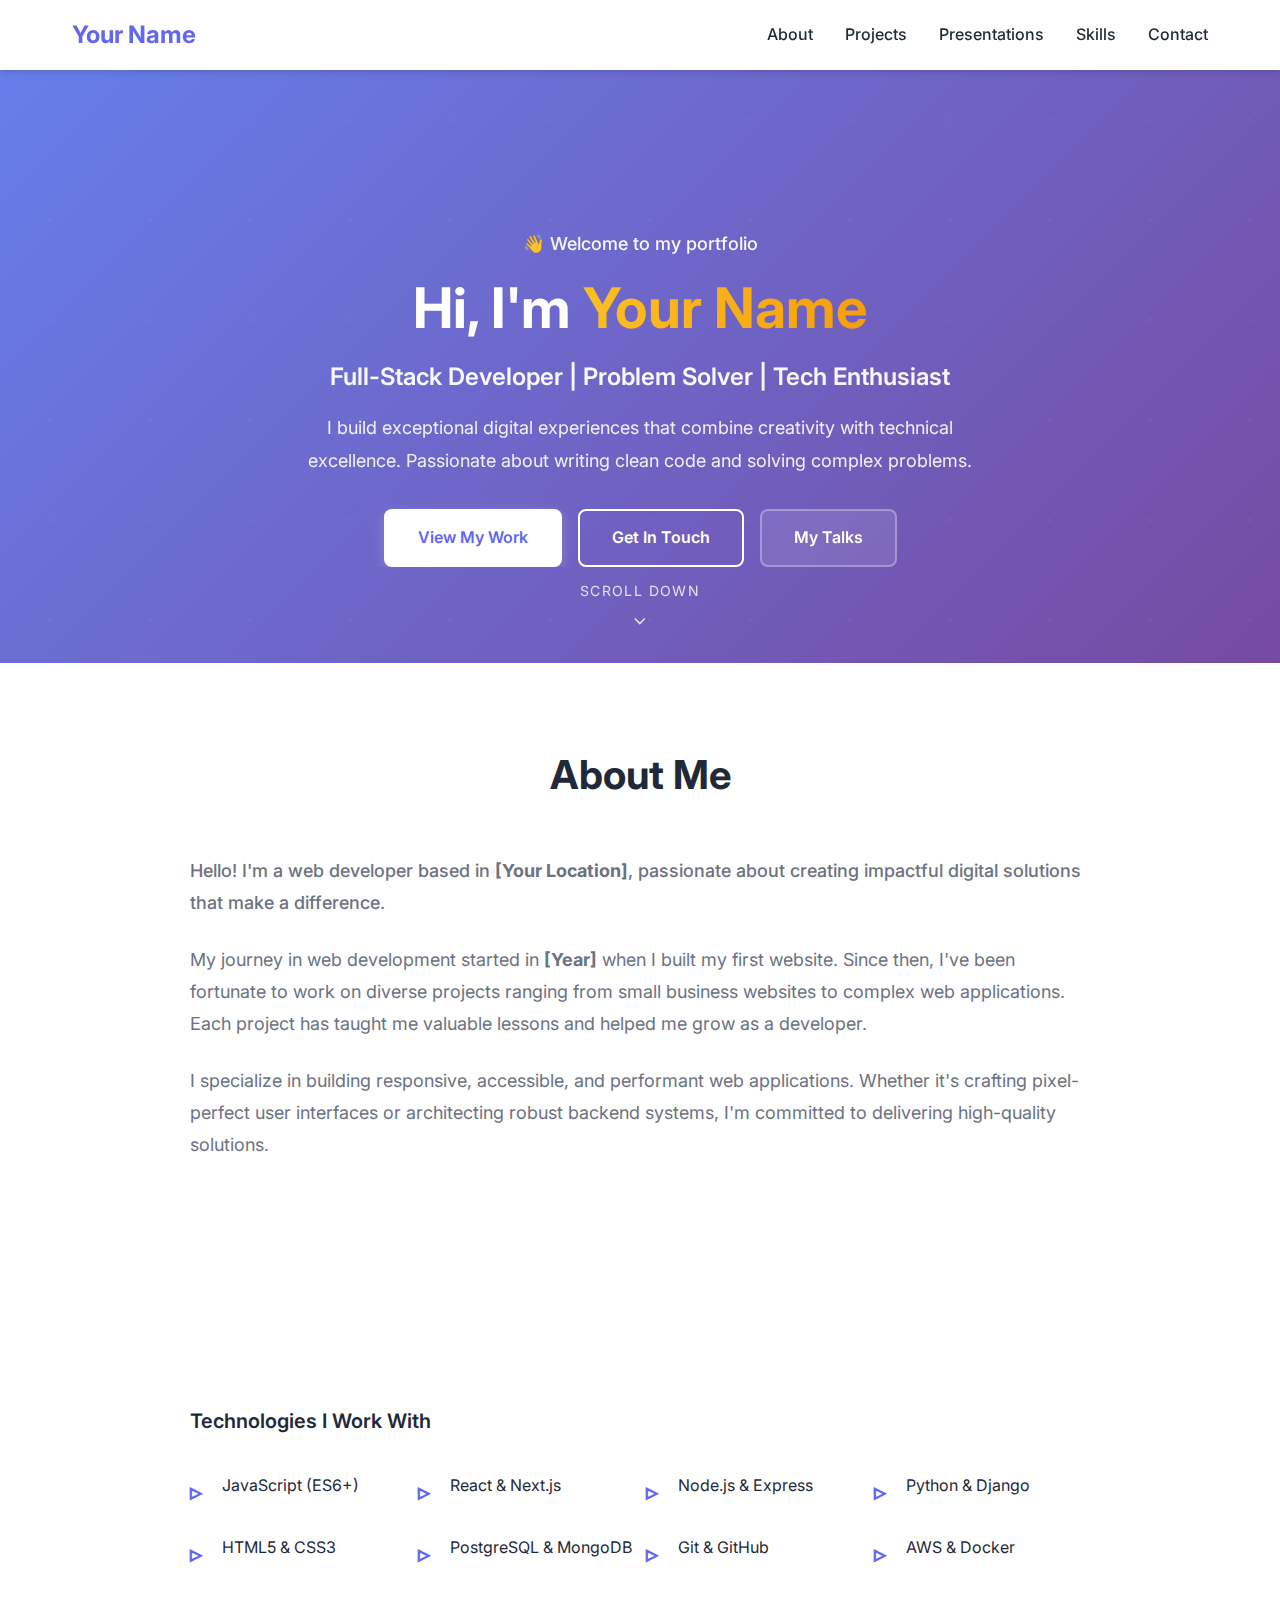
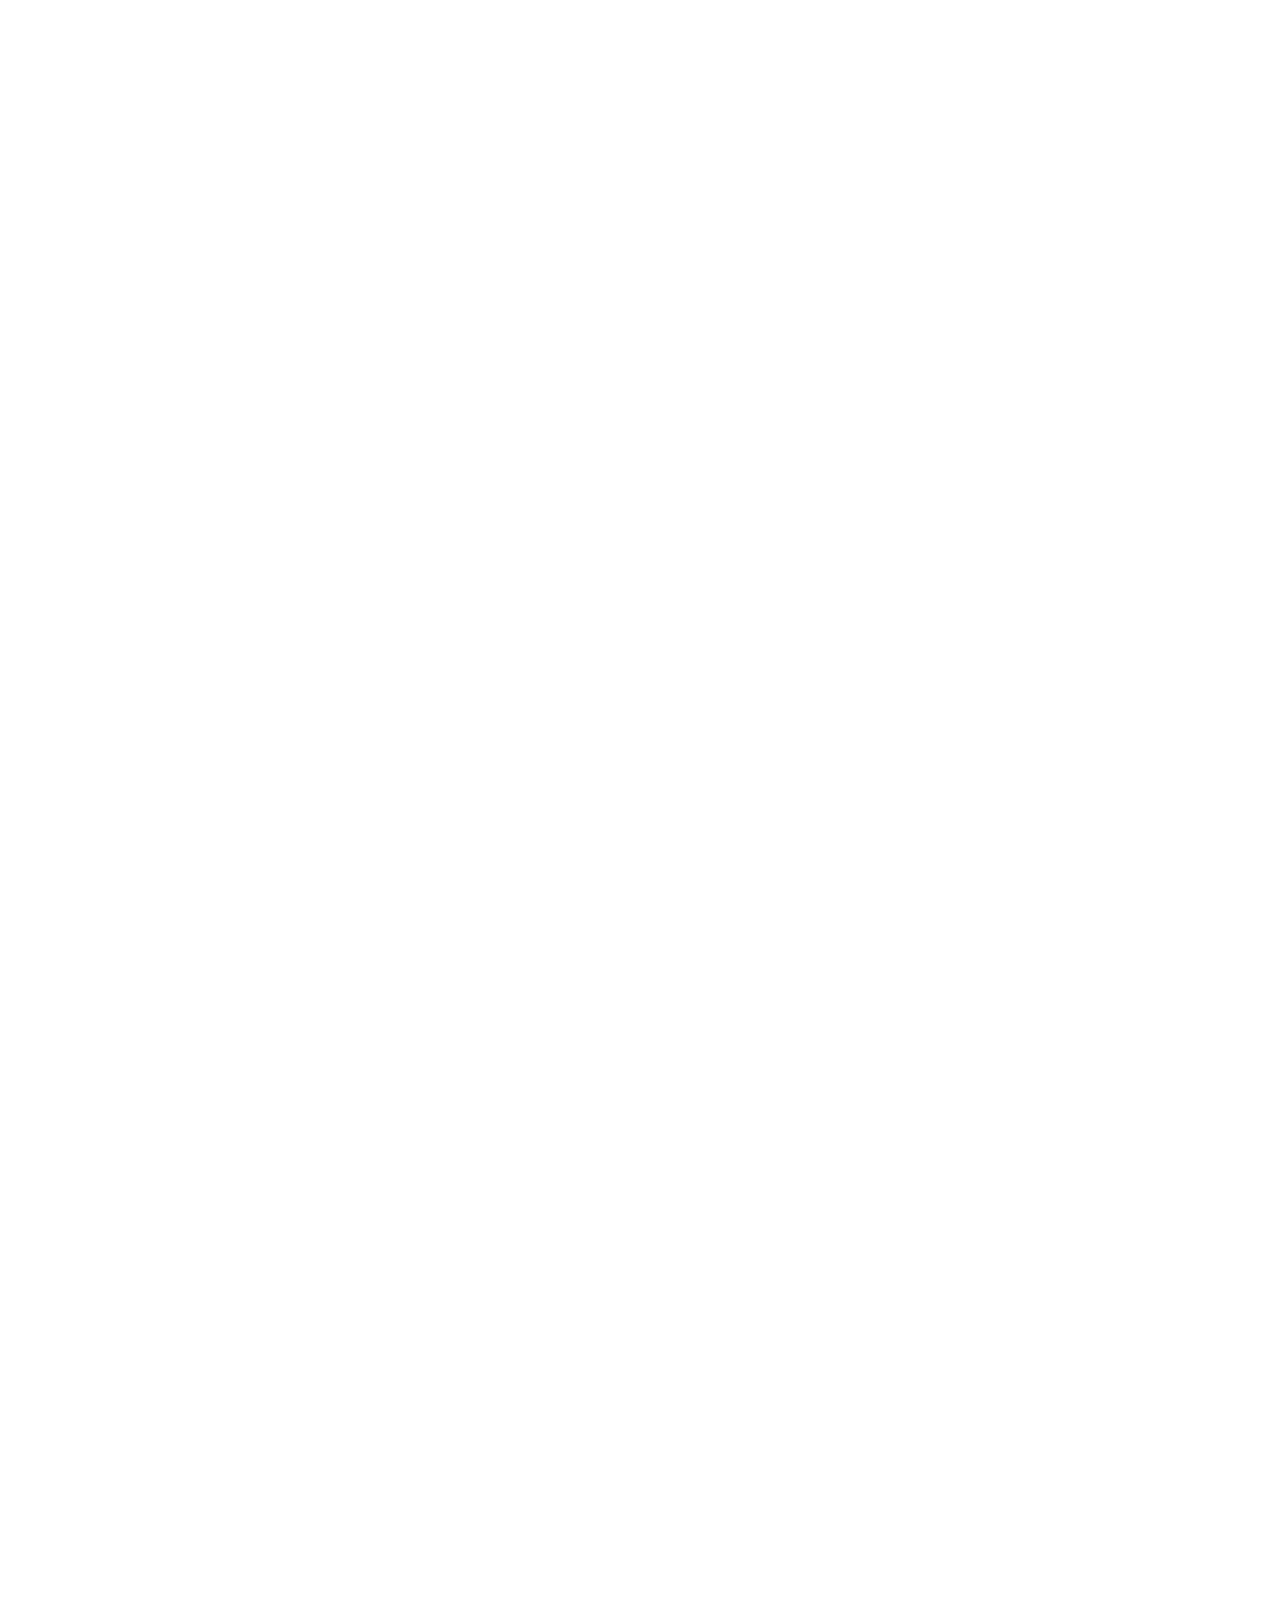
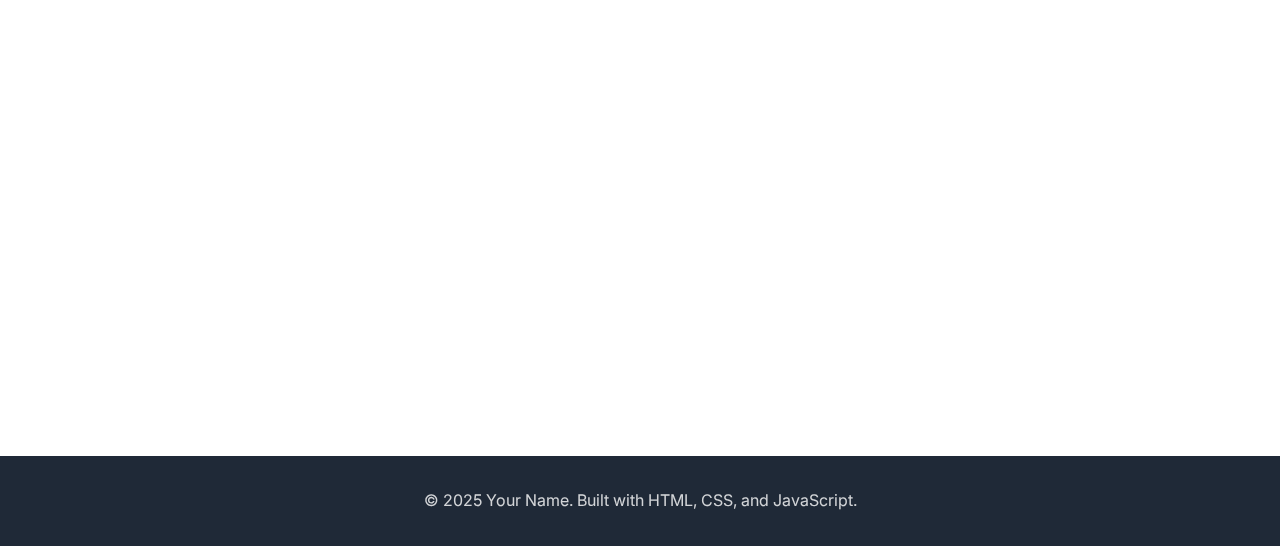
<file: index.html>
<!DOCTYPE html>
<html lang="en">
<head>
    <meta charset="UTF-8">
    <meta name="viewport" content="width=device-width, initial-scale=1.0">
    <meta name="description" content="Personal website and portfolio">
    <title>Your Name - Portfolio</title>
    <link rel="stylesheet" href="styles.css">
    <link rel="preconnect" href="https://fonts.googleapis.com">
    <link rel="preconnect" href="https://fonts.gstatic.com" crossorigin>
    <link href="https://fonts.googleapis.com/css2?family=Inter:wght@400;600;700&display=swap" rel="stylesheet">
</head>
<body>
    <!-- Navigation -->
    <nav class="navbar">
        <div class="container">
            <div class="nav-wrapper">
                <a href="#" class="logo">Your Name</a>
                <div class="nav-menu" id="navMenu">
                    <a href="#about" class="nav-link">About</a>
                    <a href="#projects" class="nav-link">Projects</a>
                    <a href="#presentations" class="nav-link">Presentations</a>
                    <a href="#skills" class="nav-link">Skills</a>
                    <a href="#contact" class="nav-link">Contact</a>
                </div>
                <button class="hamburger" id="hamburger">
                    <span></span>
                    <span></span>
                    <span></span>
                </button>
            </div>
        </div>
    </nav>

    <!-- Hero Section -->
    <section class="hero">
        <div class="container">
            <div class="hero-content">
                <p class="hero-greeting">👋 Welcome to my portfolio</p>
                <h1 class="hero-title">Hi, I'm <span class="highlight">Your Name</span></h1>
                <p class="hero-subtitle">Full-Stack Developer | Problem Solver | Tech Enthusiast</p>
                <p class="hero-description">I build exceptional digital experiences that combine creativity with technical excellence. Passionate about writing clean code and solving complex problems.</p>
                <div class="hero-buttons">
                    <a href="#projects" class="btn btn-primary">View My Work</a>
                    <a href="#contact" class="btn btn-secondary">Get In Touch</a>
                    <a href="#presentations" class="btn btn-outline">My Talks</a>
                </div>
            </div>
        </div>
        <div class="hero-scroll">
            <span>Scroll Down</span>
            <svg width="20" height="20" viewBox="0 0 24 24" fill="none" stroke="currentColor" stroke-width="2">
                <polyline points="6 9 12 15 18 9"></polyline>
            </svg>
        </div>
    </section>

    <!-- About Section -->
    <section id="about" class="section">
        <div class="container">
            <h2 class="section-title">About Me</h2>
            <div class="about-content">
                <div class="about-text">
                    <p class="about-intro">Hello! I'm a web developer based in <strong>[Your Location]</strong>, passionate about creating impactful digital solutions that make a difference.</p>
                    <p>My journey in web development started in <strong>[Year]</strong> when I built my first website. Since then, I've been fortunate to work on diverse projects ranging from small business websites to complex web applications. Each project has taught me valuable lessons and helped me grow as a developer.</p>
                    <p>I specialize in building responsive, accessible, and performant web applications. Whether it's crafting pixel-perfect user interfaces or architecting robust backend systems, I'm committed to delivering high-quality solutions.</p>
                    
                    <div class="stats-grid">
                        <div class="stat-card">
                            <h3>5+</h3>
                            <p>Years Experience</p>
                        </div>
                        <div class="stat-card">
                            <h3>50+</h3>
                            <p>Projects Completed</p>
                        </div>
                        <div class="stat-card">
                            <h3>20+</h3>
                            <p>Happy Clients</p>
                        </div>
                    </div>

                    <h3 class="tech-title">Technologies I Work With</h3>
                    <ul class="tech-list">
                        <li>JavaScript (ES6+)</li>
                        <li>React & Next.js</li>
                        <li>Node.js & Express</li>
                        <li>Python & Django</li>
                        <li>HTML5 & CSS3</li>
                        <li>PostgreSQL & MongoDB</li>
                        <li>Git & GitHub</li>
                        <li>AWS & Docker</li>
                    </ul>
                </div>
            </div>
        </div>
    </section>

    <!-- Projects Section -->
    <section id="projects" class="section section-alt">
        <div class="container">
            <h2 class="section-title">Featured Projects</h2>
            <div class="projects-grid">
                <div class="project-card">
                    <div class="project-header">
                        <h3>Project One</h3>
                        <div class="project-links">
                            <a href="#" class="project-link" aria-label="GitHub">
                                <svg width="20" height="20" viewBox="0 0 24 24" fill="currentColor">
                                    <path d="M12 0c-6.626 0-12 5.373-12 12 0 5.302 3.438 9.8 8.207 11.387.599.111.793-.261.793-.577v-2.234c-3.338.726-4.033-1.416-4.033-1.416-.546-1.387-1.333-1.756-1.333-1.756-1.089-.745.083-.729.083-.729 1.205.084 1.839 1.237 1.839 1.237 1.07 1.834 2.807 1.304 3.492.997.107-.775.418-1.305.762-1.604-2.665-.305-5.467-1.334-5.467-5.931 0-1.311.469-2.381 1.236-3.221-.124-.303-.535-1.524.117-3.176 0 0 1.008-.322 3.301 1.23.957-.266 1.983-.399 3.003-.404 1.02.005 2.047.138 3.006.404 2.291-1.552 3.297-1.23 3.297-1.23.653 1.653.242 2.874.118 3.176.77.84 1.235 1.911 1.235 3.221 0 4.609-2.807 5.624-5.479 5.921.43.372.823 1.102.823 2.222v3.293c0 .319.192.694.801.576 4.765-1.589 8.199-6.086 8.199-11.386 0-6.627-5.373-12-12-12z"/>
                                </svg>
                            </a>
                            <a href="#" class="project-link" aria-label="External Link">
                                <svg width="20" height="20" viewBox="0 0 24 24" fill="none" stroke="currentColor" stroke-width="2">
                                    <path d="M18 13v6a2 2 0 0 1-2 2H5a2 2 0 0 1-2-2V8a2 2 0 0 1 2-2h6"></path>
                                    <polyline points="15 3 21 3 21 9"></polyline>
                                    <line x1="10" y1="14" x2="21" y2="3"></line>
                                </svg>
                            </a>
                        </div>
                    </div>
                    <p class="project-description">A full-stack web application built with React and Node.js. Features include user authentication, real-time updates, and responsive design.</p>
                    <div class="project-tech">
                        <span class="tech-tag">React</span>
                        <span class="tech-tag">Node.js</span>
                        <span class="tech-tag">MongoDB</span>
                    </div>
                </div>

                <div class="project-card">
                    <div class="project-header">
                        <h3>Project Two</h3>
                        <div class="project-links">
                            <a href="#" class="project-link" aria-label="GitHub">
                                <svg width="20" height="20" viewBox="0 0 24 24" fill="currentColor">
                                    <path d="M12 0c-6.626 0-12 5.373-12 12 0 5.302 3.438 9.8 8.207 11.387.599.111.793-.261.793-.577v-2.234c-3.338.726-4.033-1.416-4.033-1.416-.546-1.387-1.333-1.756-1.333-1.756-1.089-.745.083-.729.083-.729 1.205.084 1.839 1.237 1.839 1.237 1.07 1.834 2.807 1.304 3.492.997.107-.775.418-1.305.762-1.604-2.665-.305-5.467-1.334-5.467-5.931 0-1.311.469-2.381 1.236-3.221-.124-.303-.535-1.524.117-3.176 0 0 1.008-.322 3.301 1.23.957-.266 1.983-.399 3.003-.404 1.02.005 2.047.138 3.006.404 2.291-1.552 3.297-1.23 3.297-1.23.653 1.653.242 2.874.118 3.176.77.84 1.235 1.911 1.235 3.221 0 4.609-2.807 5.624-5.479 5.921.43.372.823 1.102.823 2.222v3.293c0 .319.192.694.801.576 4.765-1.589 8.199-6.086 8.199-11.386 0-6.627-5.373-12-12-12z"/>
                                </svg>
                            </a>
                            <a href="#" class="project-link" aria-label="External Link">
                                <svg width="20" height="20" viewBox="0 0 24 24" fill="none" stroke="currentColor" stroke-width="2">
                                    <path d="M18 13v6a2 2 0 0 1-2 2H5a2 2 0 0 1-2-2V8a2 2 0 0 1 2-2h6"></path>
                                    <polyline points="15 3 21 3 21 9"></polyline>
                                    <line x1="10" y1="14" x2="21" y2="3"></line>
                                </svg>
                            </a>
                        </div>
                    </div>
                    <p class="project-description">An interactive data visualization dashboard that presents complex data in an intuitive and engaging way.</p>
                    <div class="project-tech">
                        <span class="tech-tag">JavaScript</span>
                        <span class="tech-tag">D3.js</span>
                        <span class="tech-tag">Python</span>
                    </div>
                </div>

                <div class="project-card">
                    <div class="project-header">
                        <h3>Project Three</h3>
                        <div class="project-links">
                            <a href="#" class="project-link" aria-label="GitHub">
                                <svg width="20" height="20" viewBox="0 0 24 24" fill="currentColor">
                                    <path d="M12 0c-6.626 0-12 5.373-12 12 0 5.302 3.438 9.8 8.207 11.387.599.111.793-.261.793-.577v-2.234c-3.338.726-4.033-1.416-4.033-1.416-.546-1.387-1.333-1.756-1.333-1.756-1.089-.745.083-.729.083-.729 1.205.084 1.839 1.237 1.839 1.237 1.07 1.834 2.807 1.304 3.492.997.107-.775.418-1.305.762-1.604-2.665-.305-5.467-1.334-5.467-5.931 0-1.311.469-2.381 1.236-3.221-.124-.303-.535-1.524.117-3.176 0 0 1.008-.322 3.301 1.23.957-.266 1.983-.399 3.003-.404 1.02.005 2.047.138 3.006.404 2.291-1.552 3.297-1.23 3.297-1.23.653 1.653.242 2.874.118 3.176.77.84 1.235 1.911 1.235 3.221 0 4.609-2.807 5.624-5.479 5.921.43.372.823 1.102.823 2.222v3.293c0 .319.192.694.801.576 4.765-1.589 8.199-6.086 8.199-11.386 0-6.627-5.373-12-12-12z"/>
                                </svg>
                            </a>
                            <a href="#" class="project-link" aria-label="External Link">
                                <svg width="20" height="20" viewBox="0 0 24 24" fill="none" stroke="currentColor" stroke-width="2">
                                    <path d="M18 13v6a2 2 0 0 1-2 2H5a2 2 0 0 1-2-2V8a2 2 0 0 1 2-2h6"></path>
                                    <polyline points="15 3 21 3 21 9"></polyline>
                                    <line x1="10" y1="14" x2="21" y2="3"></line>
                                </svg>
                            </a>
                        </div>
                    </div>
                    <p class="project-description">A mobile-responsive e-commerce platform with shopping cart functionality, payment integration, and order management.</p>
                    <div class="project-tech">
                        <span class="tech-tag">Vue.js</span>
                        <span class="tech-tag">Firebase</span>
                        <span class="tech-tag">Stripe</span>
                    </div>
                </div>
            </div>
        </div>
    </section>

    <!-- Presentations Section -->
    <section id="presentations" class="section">
        <div class="container">
            <h2 class="section-title">Presentations & Slides</h2>
            <div class="projects-grid">
                <div class="project-card">
                    <div class="project-header">
                        <h3>Presentation Title 1</h3>
                        <div class="project-links">
                            <a href="slides/presentation1.html" class="project-link" aria-label="View Slides">
                                <svg width="20" height="20" viewBox="0 0 24 24" fill="none" stroke="currentColor" stroke-width="2">
                                    <path d="M18 13v6a2 2 0 0 1-2 2H5a2 2 0 0 1-2-2V8a2 2 0 0 1 2-2h6"></path>
                                    <polyline points="15 3 21 3 21 9"></polyline>
                                    <line x1="10" y1="14" x2="21" y2="3"></line>
                                </svg>
                            </a>
                        </div>
                    </div>
                    <p class="project-description">Description of your presentation. What topics you covered, who the audience was, and key takeaways.</p>
                    <div class="project-tech">
                        <span class="tech-tag">HTML</span>
                        <span class="tech-tag">JavaScript</span>
                        <span class="tech-tag">Reveal.js</span>
                    </div>
                </div>

                <div class="project-card">
                    <div class="project-header">
                        <h3>Presentation Title 2</h3>
                        <div class="project-links">
                            <a href="slides/presentation2.html" class="project-link" aria-label="View Slides">
                                <svg width="20" height="20" viewBox="0 0 24 24" fill="none" stroke="currentColor" stroke-width="2">
                                    <path d="M18 13v6a2 2 0 0 1-2 2H5a2 2 0 0 1-2-2V8a2 2 0 0 1 2-2h6"></path>
                                    <polyline points="15 3 21 3 21 9"></polyline>
                                    <line x1="10" y1="14" x2="21" y2="3"></line>
                                </svg>
                            </a>
                        </div>
                    </div>
                    <p class="project-description">Another presentation description. Explain the context, main ideas, and any special features of the slides.</p>
                    <div class="project-tech">
                        <span class="tech-tag">HTML</span>
                        <span class="tech-tag">CSS</span>
                        <span class="tech-tag">React</span>
                    </div>
                </div>

                <div class="project-card">
                    <div class="project-header">
                        <h3>Workshop/Tutorial Title</h3>
                        <div class="project-links">
                            <a href="slides/workshop.html" class="project-link" aria-label="View Slides">
                                <svg width="20" height="20" viewBox="0 0 24 24" fill="none" stroke="currentColor" stroke-width="2">
                                    <path d="M18 13v6a2 2 0 0 1-2 2H5a2 2 0 0 1-2-2V8a2 2 0 0 1 2-2h6"></path>
                                    <polyline points="15 3 21 3 21 9"></polyline>
                                    <line x1="10" y1="14" x2="21" y2="3"></line>
                                </svg>
                            </a>
                        </div>
                    </div>
                    <p class="project-description">Workshop or tutorial slides with hands-on examples and exercises for participants.</p>
                    <div class="project-tech">
                        <span class="tech-tag">Python</span>
                        <span class="tech-tag">Data Science</span>
                        <span class="tech-tag">Jupyter</span>
                    </div>
                </div>
            </div>
        </div>
    </section>

    <!-- Skills Section -->
    <section id="skills" class="section">
        <div class="container">
            <h2 class="section-title">Skills & Technologies</h2>
            <div class="skills-grid">
                <div class="skill-category">
                    <h3>Frontend</h3>
                    <div class="skill-tags">
                        <span class="skill-tag">HTML5</span>
                        <span class="skill-tag">CSS3</span>
                        <span class="skill-tag">JavaScript</span>
                        <span class="skill-tag">React</span>
                        <span class="skill-tag">Vue.js</span>
                        <span class="skill-tag">Tailwind CSS</span>
                    </div>
                </div>
                <div class="skill-category">
                    <h3>Backend</h3>
                    <div class="skill-tags">
                        <span class="skill-tag">Node.js</span>
                        <span class="skill-tag">Express</span>
                        <span class="skill-tag">Python</span>
                        <span class="skill-tag">Django</span>
                        <span class="skill-tag">PostgreSQL</span>
                        <span class="skill-tag">MongoDB</span>
                    </div>
                </div>
                <div class="skill-category">
                    <h3>Tools & Others</h3>
                    <div class="skill-tags">
                        <span class="skill-tag">Git</span>
                        <span class="skill-tag">GitHub</span>
                        <span class="skill-tag">VS Code</span>
                        <span class="skill-tag">Figma</span>
                        <span class="skill-tag">Docker</span>
                        <span class="skill-tag">AWS</span>
                    </div>
                </div>
            </div>
        </div>
    </section>

    <!-- Contact Section -->
    <section id="contact" class="section section-alt">
        <div class="container">
            <h2 class="section-title">Get In Touch</h2>
            <div class="contact-content">
                <p class="contact-text">I'm currently looking for new opportunities and my inbox is always open. Whether you have a question or just want to say hi, I'll try my best to get back to you!</p>
                <a href="mailto:your.email@example.com" class="btn btn-primary">Say Hello</a>
            </div>
            <div class="social-links">
                <a href="https://github.com/yourusername" class="social-link" aria-label="GitHub">
                    <svg width="24" height="24" viewBox="0 0 24 24" fill="currentColor">
                        <path d="M12 0c-6.626 0-12 5.373-12 12 0 5.302 3.438 9.8 8.207 11.387.599.111.793-.261.793-.577v-2.234c-3.338.726-4.033-1.416-4.033-1.416-.546-1.387-1.333-1.756-1.333-1.756-1.089-.745.083-.729.083-.729 1.205.084 1.839 1.237 1.839 1.237 1.07 1.834 2.807 1.304 3.492.997.107-.775.418-1.305.762-1.604-2.665-.305-5.467-1.334-5.467-5.931 0-1.311.469-2.381 1.236-3.221-.124-.303-.535-1.524.117-3.176 0 0 1.008-.322 3.301 1.23.957-.266 1.983-.399 3.003-.404 1.02.005 2.047.138 3.006.404 2.291-1.552 3.297-1.23 3.297-1.23.653 1.653.242 2.874.118 3.176.77.84 1.235 1.911 1.235 3.221 0 4.609-2.807 5.624-5.479 5.921.43.372.823 1.102.823 2.222v3.293c0 .319.192.694.801.576 4.765-1.589 8.199-6.086 8.199-11.386 0-6.627-5.373-12-12-12z"/>
                    </svg>
                </a>
                <a href="https://linkedin.com/in/yourusername" class="social-link" aria-label="LinkedIn">
                    <svg width="24" height="24" viewBox="0 0 24 24" fill="currentColor">
                        <path d="M20.447 20.452h-3.554v-5.569c0-1.328-.027-3.037-1.852-3.037-1.853 0-2.136 1.445-2.136 2.939v5.667H9.351V9h3.414v1.561h.046c.477-.9 1.637-1.85 3.37-1.85 3.601 0 4.267 2.37 4.267 5.455v6.286zM5.337 7.433c-1.144 0-2.063-.926-2.063-2.065 0-1.138.92-2.063 2.063-2.063 1.14 0 2.064.925 2.064 2.063 0 1.139-.925 2.065-2.064 2.065zm1.782 13.019H3.555V9h3.564v11.452zM22.225 0H1.771C.792 0 0 .774 0 1.729v20.542C0 23.227.792 24 1.771 24h20.451C23.2 24 24 23.227 24 22.271V1.729C24 .774 23.2 0 22.222 0h.003z"/>
                    </svg>
                </a>
                <a href="https://twitter.com/yourusername" class="social-link" aria-label="Twitter">
                    <svg width="24" height="24" viewBox="0 0 24 24" fill="currentColor">
                        <path d="M23.953 4.57a10 10 0 01-2.825.775 4.958 4.958 0 002.163-2.723c-.951.555-2.005.959-3.127 1.184a4.92 4.92 0 00-8.384 4.482C7.69 8.095 4.067 6.13 1.64 3.162a4.822 4.822 0 00-.666 2.475c0 1.71.87 3.213 2.188 4.096a4.904 4.904 0 01-2.228-.616v.06a4.923 4.923 0 003.946 4.827 4.996 4.996 0 01-2.212.085 4.936 4.936 0 004.604 3.417 9.867 9.867 0 01-6.102 2.105c-.39 0-.779-.023-1.17-.067a13.995 13.995 0 007.557 2.209c9.053 0 13.998-7.496 13.998-13.985 0-.21 0-.42-.015-.63A9.935 9.935 0 0024 4.59z"/>
                    </svg>
                </a>
            </div>
        </div>
    </section>

    <!-- Footer -->
    <footer class="footer">
        <div class="container">
            <p>&copy; 2025 Your Name. Built with HTML, CSS, and JavaScript.</p>
        </div>
    </footer>

    <script src="script.js"></script>
</body>
</html>
</file>
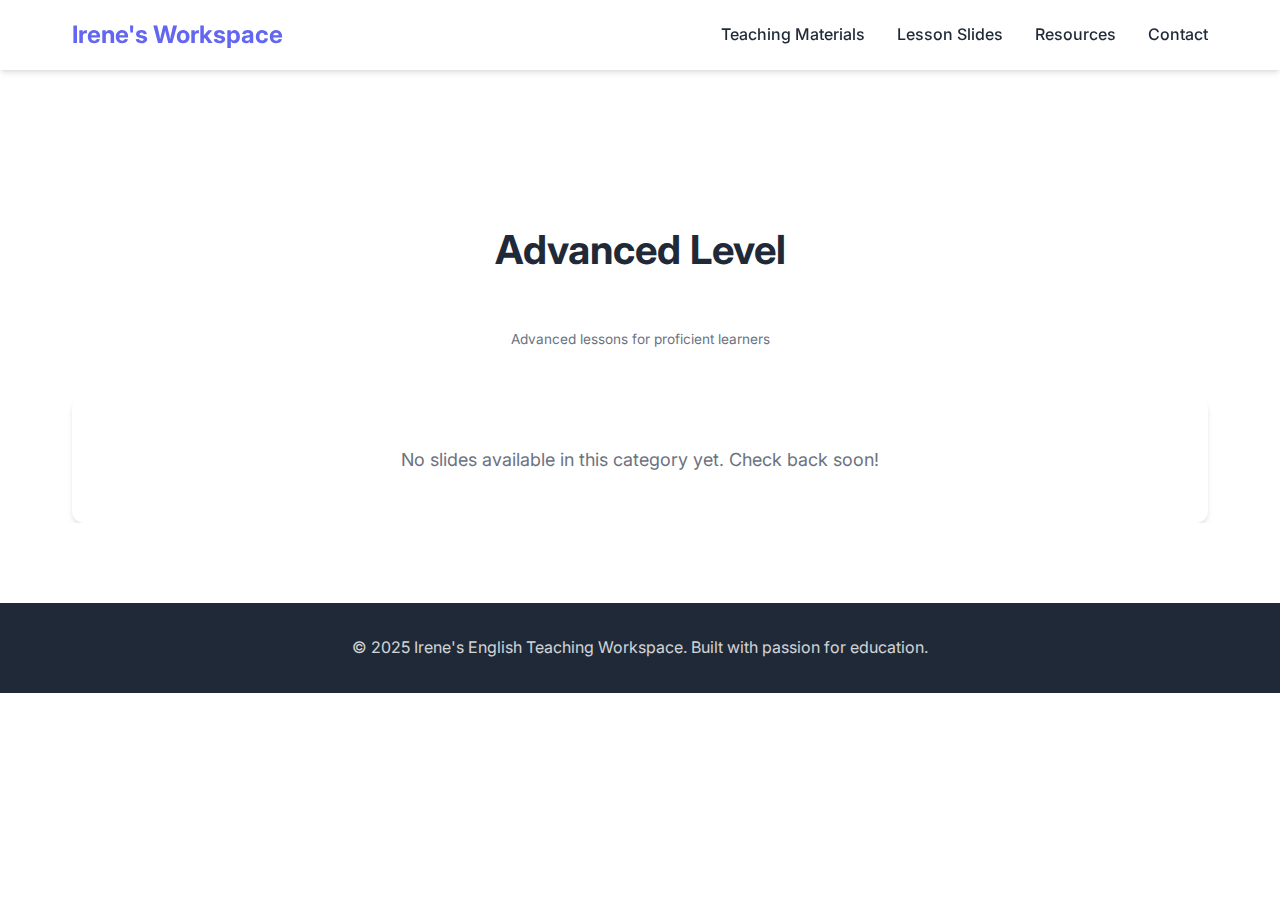
<file: category-advanced-level.html>
<!DOCTYPE html>
<html lang="en">
<head>
    <meta charset="UTF-8">
    <meta name="viewport" content="width=device-width, initial-scale=1.0">
    <meta name="description" content="Category slides - Detailed lesson slides information">
    <title>Category Slides - Irene's Workspace</title>
    <link rel="stylesheet" href="styles.css">
    <link rel="preconnect" href="https://fonts.googleapis.com">
    <link rel="preconnect" href="https://fonts.gstatic.com" crossorigin>
    <link href="https://fonts.googleapis.com/css2?family=Inter:wght@400;600;700&display=swap" rel="stylesheet">
</head>
<body>
    <!-- Navigation -->
    <nav class="navbar">
        <div class="container">
            <div class="nav-wrapper">
                <a href="index.html" class="logo">Irene's Workspace</a>
                <div class="nav-menu" id="navMenu">
                    <a href="index.html#materials" class="nav-link">Teaching Materials</a>
                    <a href="index.html#lessons" class="nav-link">Lesson Slides</a>
                    <a href="index.html#resources" class="nav-link">Resources</a>
                    <a href="index.html#contact" class="nav-link">Contact</a>
                </div>
                <button class="hamburger" id="hamburger">
                    <span></span>
                    <span></span>
                    <span></span>
                </button>
            </div>
        </div>
    </nav>

    <!-- Category Content Section -->
    <section class="section" style="padding-top: 8rem;">
        <div class="container">
            <a href="index.html#lessons" class="btn btn-outline" style="margin-bottom: 2rem; display: inline-flex; align-items: center; gap: 0.5rem;">
                <svg width="16" height="16" viewBox="0 0 24 24" fill="none" stroke="currentColor" stroke-width="2">
                    <path d="M19 12H5"></path>
                    <path d="M12 19l-7-7 7-7"></path>
                </svg>
                Back to Slides
            </a>
            
            <h1 class="section-title" id="category-title">Loading...</h1>
            <p class="category-description" id="category-description" style="text-align: center; margin-bottom: 3rem; color: var(--text-secondary);">Loading category information...</p>
            
            <div class="projects-grid" id="category-slides-container">
                <div class="project-card" style="grid-column: 1/-1; text-align: center; padding: 3rem;">
                    <p style="color: #6b7280; font-size: 1.125rem;">Loading slides...</p>
                </div>
            </div>
        </div>
    </section>

    <!-- Footer -->
    <footer class="footer">
        <div class="container">
            <p>&copy; 2025 Irene's English Teaching Workspace. Built with passion for education.</p>
        </div>
    </footer>

    <script src="script.js"></script>
    <script src="category-loader.js"></script>
</body>
</html>
</file>
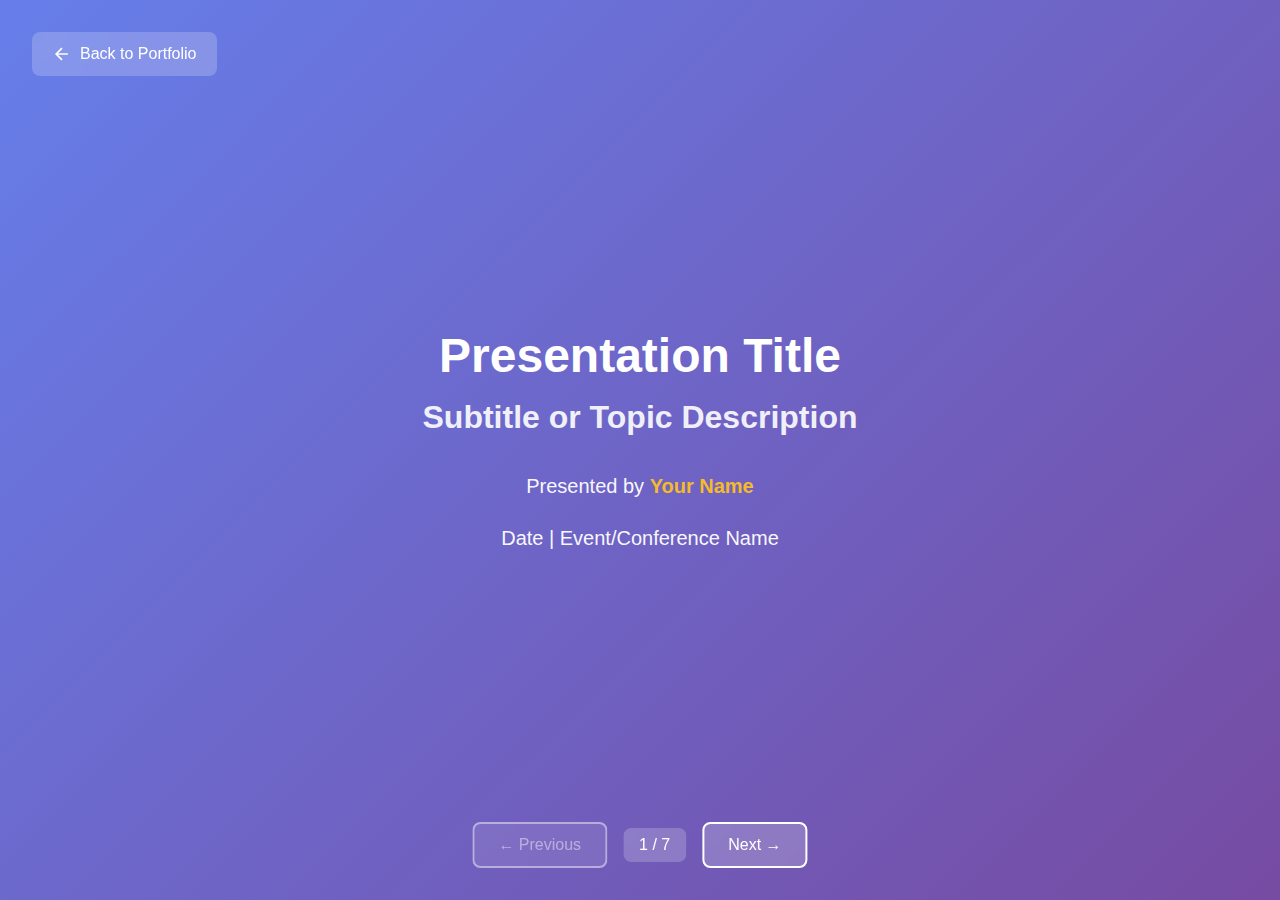
<file: example-presentation.html>
<!DOCTYPE html>
<html lang="en">
<head>
    <meta charset="UTF-8">
    <meta name="viewport" content="width=device-width, initial-scale=1.0">
    <title>Presentation Title - Your Name</title>
    <style>
        * {
            margin: 0;
            padding: 0;
            box-sizing: border-box;
        }

        body {
            font-family: 'Inter', -apple-system, BlinkMacSystemFont, 'Segoe UI', sans-serif;
            background: linear-gradient(135deg, #667eea 0%, #764ba2 100%);
            color: white;
            overflow: hidden;
        }

        .slide-container {
            width: 100vw;
            height: 100vh;
            display: flex;
            align-items: center;
            justify-content: center;
            padding: 2rem;
        }

        .slide {
            display: none;
            text-align: center;
            max-width: 900px;
            animation: fadeIn 0.5s ease-in;
        }

        .slide.active {
            display: block;
        }

        @keyframes fadeIn {
            from {
                opacity: 0;
                transform: translateY(20px);
            }
            to {
                opacity: 1;
                transform: translateY(0);
            }
        }

        h1 {
            font-size: 3rem;
            margin-bottom: 1rem;
            font-weight: 700;
        }

        h2 {
            font-size: 2rem;
            margin-bottom: 2rem;
            opacity: 0.9;
        }

        p {
            font-size: 1.25rem;
            line-height: 1.8;
            margin-bottom: 1rem;
            opacity: 0.95;
        }

        ul {
            text-align: left;
            display: inline-block;
            font-size: 1.25rem;
            line-height: 2;
        }

        ul li {
            margin-bottom: 0.75rem;
        }

        .controls {
            position: fixed;
            bottom: 2rem;
            left: 50%;
            transform: translateX(-50%);
            display: flex;
            gap: 1rem;
            align-items: center;
        }

        button {
            background: rgba(255, 255, 255, 0.2);
            border: 2px solid white;
            color: white;
            padding: 0.75rem 1.5rem;
            font-size: 1rem;
            border-radius: 0.5rem;
            cursor: pointer;
            transition: all 0.3s ease;
            backdrop-filter: blur(10px);
        }

        button:hover {
            background: rgba(255, 255, 255, 0.3);
            transform: translateY(-2px);
        }

        button:disabled {
            opacity: 0.5;
            cursor: not-allowed;
        }

        .slide-number {
            background: rgba(255, 255, 255, 0.2);
            padding: 0.5rem 1rem;
            border-radius: 0.5rem;
            backdrop-filter: blur(10px);
        }

        .back-link {
            position: fixed;
            top: 2rem;
            left: 2rem;
            color: white;
            text-decoration: none;
            display: flex;
            align-items: center;
            gap: 0.5rem;
            background: rgba(255, 255, 255, 0.2);
            padding: 0.75rem 1.25rem;
            border-radius: 0.5rem;
            backdrop-filter: blur(10px);
            transition: all 0.3s ease;
        }

        .back-link:hover {
            background: rgba(255, 255, 255, 0.3);
            transform: translateX(-5px);
        }

        .highlight {
            color: #fbbf24;
            font-weight: 600;
        }

        code {
            background: rgba(0, 0, 0, 0.3);
            padding: 0.25rem 0.5rem;
            border-radius: 0.25rem;
            font-family: 'Courier New', monospace;
        }

        @media (max-width: 768px) {
            h1 {
                font-size: 2rem;
            }
            h2 {
                font-size: 1.5rem;
            }
            p, ul {
                font-size: 1rem;
            }
            .controls {
                bottom: 1rem;
            }
            .back-link {
                top: 1rem;
                left: 1rem;
            }
        }
    </style>
</head>
<body>
    <!-- Back to portfolio link -->
    <a href="../index.html" class="back-link">
        <svg width="20" height="20" viewBox="0 0 24 24" fill="none" stroke="currentColor" stroke-width="2">
            <path d="M19 12H5M12 19l-7-7 7-7"/>
        </svg>
        Back to Portfolio
    </a>

    <div class="slide-container">
        <!-- Slide 1: Title -->
        <div class="slide active">
            <h1>Presentation Title</h1>
            <h2>Subtitle or Topic Description</h2>
            <p>Presented by <span class="highlight">Your Name</span></p>
            <p>Date | Event/Conference Name</p>
        </div>

        <!-- Slide 2: Agenda -->
        <div class="slide">
            <h2>Agenda</h2>
            <ul>
                <li>Introduction to the topic</li>
                <li>Key concepts and principles</li>
                <li>Real-world examples</li>
                <li>Best practices</li>
                <li>Q&A and discussion</li>
            </ul>
        </div>

        <!-- Slide 3: Content -->
        <div class="slide">
            <h2>Main Point #1</h2>
            <p>This is where you explain your first main point. Use clear, concise language and focus on one idea per slide.</p>
            <p>You can include <span class="highlight">highlighted text</span> for emphasis.</p>
        </div>

        <!-- Slide 4: Content -->
        <div class="slide">
            <h2>Main Point #2</h2>
            <p>Use bullet points for lists:</p>
            <ul>
                <li>Point one with explanation</li>
                <li>Point two with details</li>
                <li>Point three with examples</li>
            </ul>
        </div>

        <!-- Slide 5: Code Example -->
        <div class="slide">
            <h2>Code Example</h2>
            <p>You can show code snippets using the <code>code</code> tag:</p>
            <p><code>const greeting = "Hello, World!";</code></p>
            <p><code>console.log(greeting);</code></p>
        </div>

        <!-- Slide 6: Conclusion -->
        <div class="slide">
            <h2>Key Takeaways</h2>
            <ul>
                <li>Summary point one</li>
                <li>Summary point two</li>
                <li>Summary point three</li>
            </ul>
        </div>

        <!-- Slide 7: Thank You -->
        <div class="slide">
            <h1>Thank You!</h1>
            <h2>Questions?</h2>
            <p>Contact: <span class="highlight">your.email@example.com</span></p>
            <p>GitHub: <span class="highlight">github.com/yourusername</span></p>
        </div>
    </div>

    <!-- Navigation Controls -->
    <div class="controls">
        <button id="prevBtn">← Previous</button>
        <span class="slide-number">
            <span id="currentSlide">1</span> / <span id="totalSlides">7</span>
        </span>
        <button id="nextBtn">Next →</button>
    </div>

    <script>
        let currentSlide = 0;
        const slides = document.querySelectorAll('.slide');
        const prevBtn = document.getElementById('prevBtn');
        const nextBtn = document.getElementById('nextBtn');
        const currentSlideSpan = document.getElementById('currentSlide');
        const totalSlidesSpan = document.getElementById('totalSlides');

        totalSlidesSpan.textContent = slides.length;

        function showSlide(n) {
            slides[currentSlide].classList.remove('active');
            currentSlide = n;
            
            if (currentSlide >= slides.length) {
                currentSlide = slides.length - 1;
            }
            if (currentSlide < 0) {
                currentSlide = 0;
            }
            
            slides[currentSlide].classList.add('active');
            currentSlideSpan.textContent = currentSlide + 1;
            
            // Update button states
            prevBtn.disabled = currentSlide === 0;
            nextBtn.disabled = currentSlide === slides.length - 1;
        }

        prevBtn.addEventListener('click', () => {
            showSlide(currentSlide - 1);
        });

        nextBtn.addEventListener('click', () => {
            showSlide(currentSlide + 1);
        });

        // Keyboard navigation
        document.addEventListener('keydown', (e) => {
            if (e.key === 'ArrowLeft') {
                showSlide(currentSlide - 1);
            } else if (e.key === 'ArrowRight') {
                showSlide(currentSlide + 1);
            }
        });

        // Initialize
        showSlide(0);
    </script>
</body>
</html>
</file>
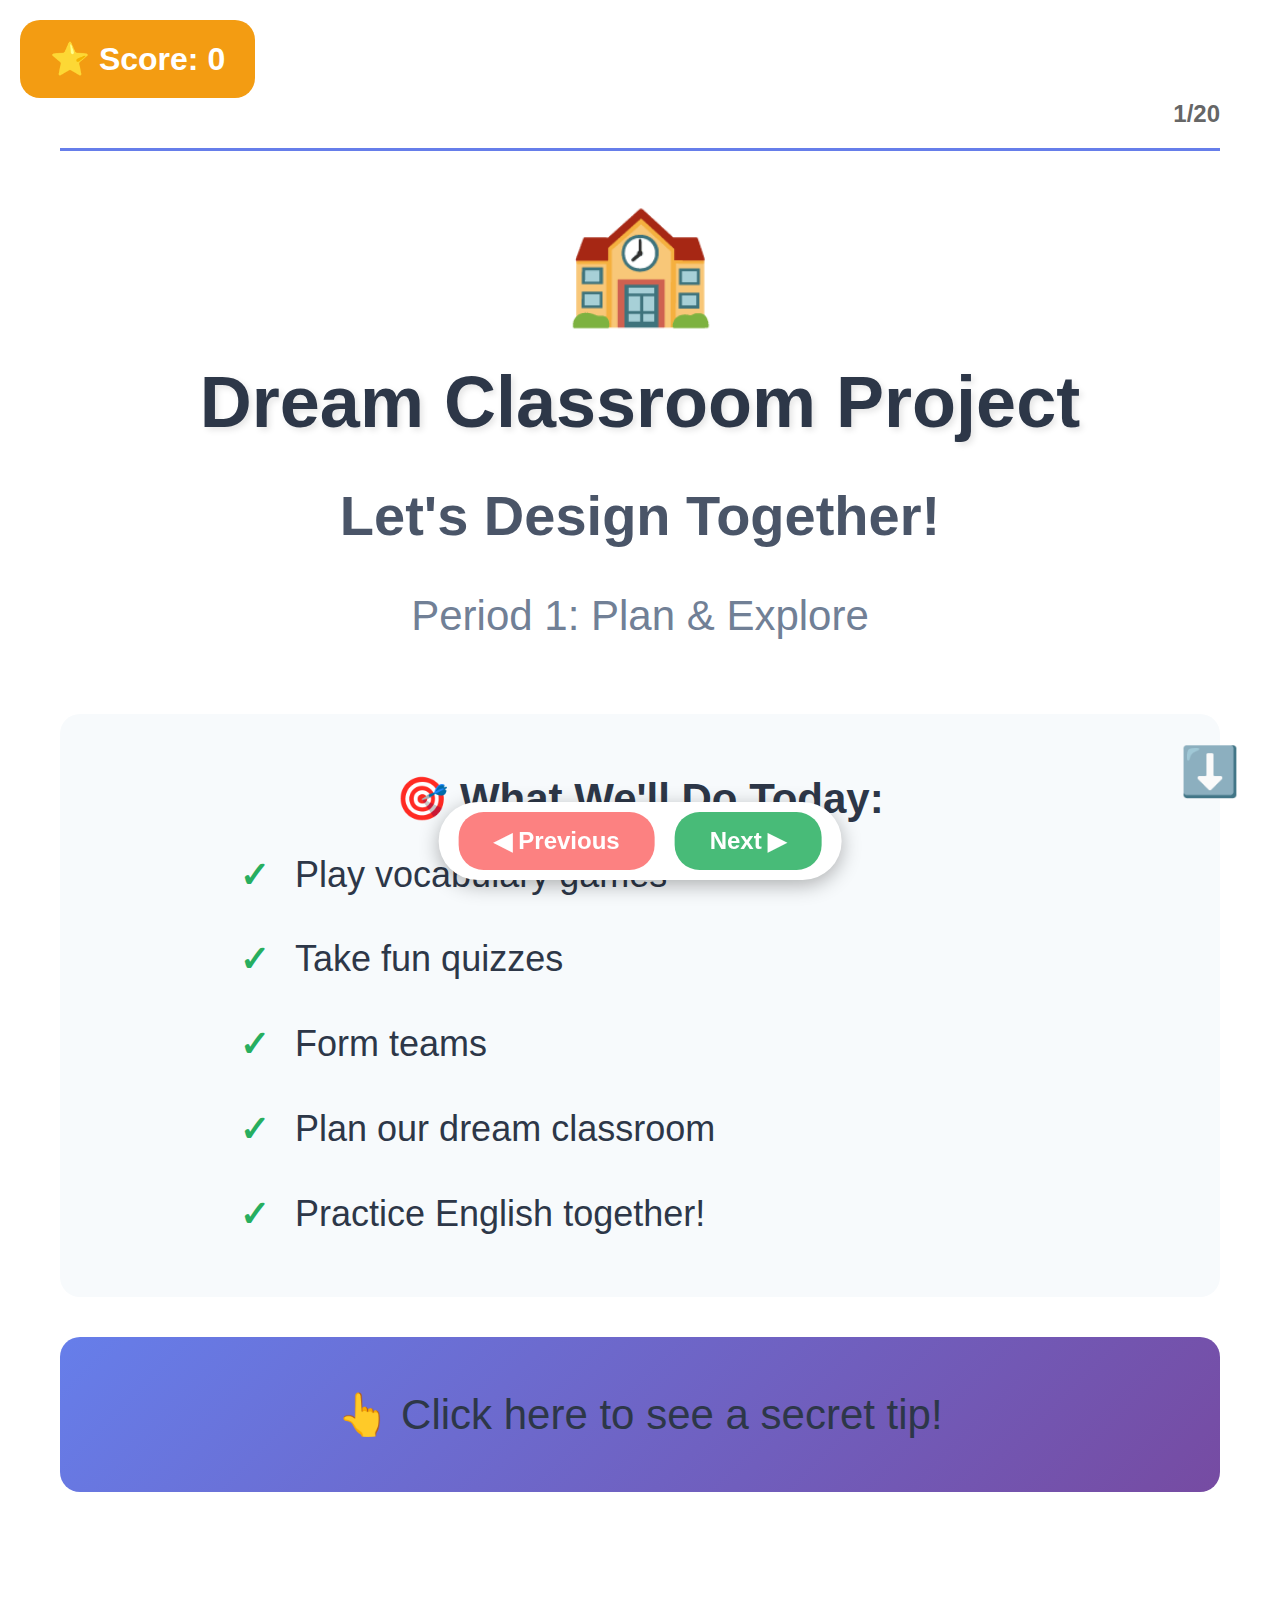
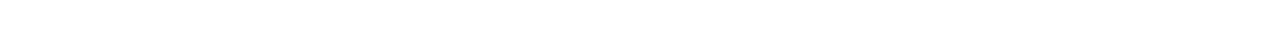
<file: Grade 2 Period 1.html>
<!DOCTYPE html>
<html lang="en">
<head>
    <meta charset="UTF-8">
    <meta name="viewport" content="width=device-width, initial-scale=1.0">
    <title>Period 1: Dream Classroom Launch (Interactive)</title>
    <style>
        * {
            margin: 0;
            padding: 0;
            box-sizing: border-box;
        }
        
        body {
            font-family: 'Comic Sans MS', 'Arial', sans-serif;
            background: linear-gradient(135deg, #667eea 0%, #764ba2 100%);
            overflow-x: hidden;
        }
        
        .slide-container {
            min-height: 100vh;
            overflow-y: auto;
            scroll-behavior: smooth;
        }
        
        .slide {
            display: none;
            min-height: 100vh;
            padding: 80px 60px 120px 60px;
            background: white;
            position: relative;
        }
        
        .slide.active {
            display: block;
        }
        
        .scroll-indicator {
            position: fixed;
            bottom: 100px;
            right: 40px;
            font-size: 48px;
            color: #e74c3c;
            animation: bounce 2s infinite;
            z-index: 999;
        }
        
        @keyframes bounce {
            0%, 100% { transform: translateY(0); }
            50% { transform: translateY(-20px); }
        }
        
        .slide-header {
            position: sticky;
            top: 0;
            background: white;
            z-index: 100;
            padding: 20px 0;
            border-bottom: 3px solid #667eea;
            margin-bottom: 40px;
        }
        
        .slide-number {
            font-size: 24px;
            color: #666;
            font-weight: bold;
            float: right;
        }
        
        h1 {
            font-size: 72px;
            color: #2d3748;
            margin-bottom: 30px;
            text-align: center;
            text-shadow: 3px 3px 6px rgba(0,0,0,0.1);
        }
        
        h2 {
            font-size: 56px;
            color: #4a5568;
            margin: 40px 0 30px 0;
            text-align: center;
        }
        
        h3 {
            font-size: 42px;
            color: #2d3748;
            margin: 30px 0 20px 0;
        }
        
        p, li {
            font-size: 36px;
            line-height: 1.8;
            color: #2d3748;
            margin-bottom: 20px;
        }
        
        .emoji {
            font-size: 120px;
            text-align: center;
            margin: 30px 0;
        }
        
        .content-section {
            margin: 40px 0;
            padding: 30px;
            background: #f7fafc;
            border-radius: 20px;
        }
        
        .quiz-container {
            background: linear-gradient(135deg, #ffecd2 0%, #fcb69f 100%);
            padding: 50px;
            border-radius: 30px;
            margin: 40px 0;
            box-shadow: 0 10px 30px rgba(0,0,0,0.2);
        }
        
        .quiz-question {
            font-size: 42px;
            font-weight: bold;
            margin-bottom: 30px;
            color: #2c3e50;
            text-align: center;
        }
        
        .quiz-options {
            display: grid;
            grid-template-columns: repeat(2, 1fr);
            gap: 20px;
            margin: 30px 0;
        }
        
        .quiz-option {
            background: white;
            padding: 30px;
            border-radius: 20px;
            font-size: 32px;
            text-align: center;
            cursor: pointer;
            transition: all 0.3s;
            border: 4px solid transparent;
        }
        
        .quiz-option:hover {
            transform: scale(1.05);
            border-color: #3498db;
        }
        
        .quiz-option.correct {
            background: #27ae60;
            color: white;
            border-color: #27ae60;
            animation: celebrate 0.5s;
        }
        
        .quiz-option.wrong {
            background: #e74c3c;
            color: white;
            border-color: #e74c3c;
            animation: shake 0.5s;
        }
        
        @keyframes celebrate {
            0%, 100% { transform: scale(1); }
            50% { transform: scale(1.1) rotate(5deg); }
        }
        
        @keyframes shake {
            0%, 100% { transform: translateX(0); }
            25% { transform: translateX(-10px); }
            75% { transform: translateX(10px); }
        }
        
        .quiz-feedback {
            font-size: 36px;
            text-align: center;
            margin-top: 20px;
            font-weight: bold;
            min-height: 50px;
        }
        
        .interactive-grid {
            display: grid;
            grid-template-columns: repeat(auto-fit, minmax(250px, 1fr));
            gap: 30px;
            margin: 40px 0;
        }
        
        .vocab-card {
            background: #f7fafc;
            border: 4px solid #4299e1;
            border-radius: 20px;
            padding: 30px;
            text-align: center;
            cursor: pointer;
            transition: all 0.3s;
            min-height: 200px;
        }
        
        .vocab-card:hover {
            background: #4299e1;
            color: white;
            transform: translateY(-10px) scale(1.05);
        }
        
        .vocab-card .back {
            display: none;
        }
        
        .vocab-card.flipped .front {
            display: none;
        }
        
        .vocab-card.flipped .back {
            display: block;
        }
        
        .vocab-emoji {
            font-size: 64px;
            margin-bottom: 15px;
        }
        
        .vocab-word {
            font-size: 32px;
            font-weight: bold;
            margin-bottom: 10px;
        }
        
        .vocab-chinese {
            font-size: 24px;
            color: #718096;
        }
        
        .vocab-card:hover .vocab-chinese {
            color: #fff;
        }
        
        .matching-game {
            display: grid;
            grid-template-columns: 1fr 1fr;
            gap: 40px;
            margin: 40px 0;
        }
        
        .matching-column {
            display: flex;
            flex-direction: column;
            gap: 20px;
        }
        
        .matching-item {
            background: white;
            padding: 25px;
            border-radius: 15px;
            font-size: 32px;
            text-align: center;
            cursor: pointer;
            border: 4px solid #bdc3c7;
            transition: all 0.3s;
        }
        
        .matching-item:hover {
            border-color: #3498db;
            transform: scale(1.05);
        }
        
        .matching-item.selected {
            border-color: #f39c12;
            background: #fff3cd;
            transform: scale(1.05);
        }
        
        .matching-item.matched {
            border-color: #27ae60;
            background: #d5f4e6;
            cursor: not-allowed;
        }
        
        .reveal-box {
            background: linear-gradient(135deg, #667eea 0%, #764ba2 100%);
            padding: 40px;
            border-radius: 20px;
            margin: 30px 0;
            color: white;
            cursor: pointer;
            text-align: center;
            transition: all 0.3s;
        }
        
        .reveal-box:hover {
            transform: scale(1.02);
        }
        
        .reveal-box .hidden-content {
            display: none;
            margin-top: 20px;
            font-size: 38px;
            animation: fadeIn 0.5s;
        }
        
        .reveal-box.revealed .hidden-content {
            display: block;
        }
        
        @keyframes fadeIn {
            from { opacity: 0; transform: translateY(-20px); }
            to { opacity: 1; transform: translateY(0); }
        }
        
        .navigation {
            position: fixed;
            bottom: 20px;
            left: 50%;
            transform: translateX(-50%);
            display: flex;
            gap: 20px;
            z-index: 1000;
            background: white;
            padding: 10px 20px;
            border-radius: 50px;
            box-shadow: 0 5px 20px rgba(0,0,0,0.3);
        }
        
        button {
            padding: 15px 35px;
            font-size: 24px;
            border: none;
            border-radius: 25px;
            cursor: pointer;
            font-weight: bold;
            transition: all 0.3s;
        }
        
        button:hover {
            transform: translateY(-3px);
        }
        
        .btn-prev {
            background: #fc8181;
            color: white;
        }
        
        .btn-next {
            background: #48bb78;
            color: white;
        }
        
        .score-display {
            position: fixed;
            top: 20px;
            left: 20px;
            background: #f39c12;
            color: white;
            padding: 20px 30px;
            border-radius: 20px;
            font-size: 32px;
            font-weight: bold;
            z-index: 1000;
        }
        
        ul {
            list-style: none;
            padding-left: 0;
        }
        
        li::before {
            content: "✓ ";
            color: #27ae60;
            font-weight: bold;
            margin-right: 15px;
        }
    </style>
</head>
<body>
    <div class="score-display">⭐ Score: <span id="score">0</span></div>
    <div class="scroll-indicator">⬇️</div>

    <div class="slide-container">
        <!-- Slide 1: Title -->
        <div class="slide active">
            <div class="slide-header">
                <div class="slide-number">1/20</div>
                <div style="clear: both;"></div>
            </div>
            <div class="emoji">🏫</div>
            <h1>Dream Classroom Project</h1>
            <h2>Let's Design Together!</h2>
            <p style="font-size: 42px; color: #718096; text-align: center;">Period 1: Plan & Explore</p>
            
            <div class="content-section" style="margin-top: 60px;">
                <h3 style="text-align: center;">🎯 What We'll Do Today:</h3>
                <ul style="max-width: 800px; margin: 0 auto; font-size: 38px;">
                    <li>Play vocabulary games</li>
                    <li>Take fun quizzes</li>
                    <li>Form teams</li>
                    <li>Plan our dream classroom</li>
                    <li>Practice English together!</li>
                </ul>
            </div>
            
            <div class="reveal-box">
                <p style="font-size: 42px; margin: 0;">👆 Click here to see a secret tip!</p>
                <div class="hidden-content">
                    💡 Today's secret: Work together and help each other!<br>
                    团队合作最重要！
                </div>
            </div>
        </div>

        <!-- Slide 2: Welcome Quiz -->
        <div class="slide">
            <div class="slide-header">
                <div class="slide-number">2/20</div>
                <div style="clear: both;"></div>
            </div>
            <h1>🎮 Quiz Time!</h1>
            
            <div class="quiz-container">
                <div class="quiz-question">Question 1: How do you say "你好" in English?</div>
                <div class="quiz-options" id="quiz1">
                    <div class="quiz-option" onclick="checkAnswer(this, false)">Goodbye</div>
                    <div class="quiz-option" onclick="checkAnswer(this, true)">Hello</div>
                    <div class="quiz-option" onclick="checkAnswer(this, false)">Thank you</div>
                    <div class="quiz-option" onclick="checkAnswer(this, false)">Please</div>
                </div>
                <div class="quiz-feedback" id="feedback1"></div>
            </div>
            
            <div class="content-section">
                <h3>📚 Remember These Greetings:</h3>
                <p style="text-align: center; font-size: 42px;">
                    Hello = 你好<br>
                    Good morning = 早上好<br>
                    How are you? = 你好吗？
                </p>
            </div>
        </div>

        <!-- Slide 3: Vocabulary Cards -->
        <div class="slide">
            <div class="slide-header">
                <div class="slide-number">3/20</div>
                <div style="clear: both;"></div>
            </div>
            <h1>📚 School Items - Click to Flip!</h1>
            <p style="text-align: center; font-size: 38px; color: #e74c3c;">
                点击卡片看中文！Click the cards!
            </p>
            
            <div class="interactive-grid">
                <div class="vocab-card" onclick="flipCard(this)">
                    <div class="front">
                        <div class="vocab-emoji">🖊️</div>
                        <div class="vocab-word">DESK</div>
                        <p style="font-size: 20px; color: #95a5a6;">click me!</p>
                    </div>
                    <div class="back">
                        <div class="vocab-emoji">🖊️</div>
                        <div class="vocab-word">课桌</div>
                        <p style="font-size: 24px;">kè zhuō</p>
                    </div>
                </div>
                
                <div class="vocab-card" onclick="flipCard(this)">
                    <div class="front">
                        <div class="vocab-emoji">🪑</div>
                        <div class="vocab-word">CHAIR</div>
                        <p style="font-size: 20px; color: #95a5a6;">click me!</p>
                    </div>
                    <div class="back">
                        <div class="vocab-emoji">🪑</div>
                        <div class="vocab-word">椅子</div>
                        <p style="font-size: 24px;">yǐ zi</p>
                    </div>
                </div>
                
                <div class="vocab-card" onclick="flipCard(this)">
                    <div class="front">
                        <div class="vocab-emoji">⬜</div>
                        <div class="vocab-word">BOARD</div>
                        <p style="font-size: 20px; color: #95a5a6;">click me!</p>
                    </div>
                    <div class="back">
                        <div class="vocab-emoji">⬜</div>
                        <div class="vocab-word">黑板/白板</div>
                        <p style="font-size: 24px;">hēi bǎn / bái bǎn</p>
                    </div>
                </div>
                
                <div class="vocab-card" onclick="flipCard(this)">
                    <div class="front">
                        <div class="vocab-emoji">📚</div>
                        <div class="vocab-word">BOOKCASE</div>
                        <p style="font-size: 20px; color: #95a5a6;">click me!</p>
                    </div>
                    <div class="back">
                        <div class="vocab-emoji">📚</div>
                        <div class="vocab-word">书架</div>
                        <p style="font-size: 24px;">shū jià</p>
                    </div>
                </div>
                
                <div class="vocab-card" onclick="flipCard(this)">
                    <div class="front">
                        <div class="vocab-emoji">💻</div>
                        <div class="vocab-word">COMPUTER</div>
                        <p style="font-size: 20px; color: #95a5a6;">click me!</p>
                    </div>
                    <div class="back">
                        <div class="vocab-emoji">💻</div>
                        <div class="vocab-word">电脑</div>
                        <p style="font-size: 24px;">diàn nǎo</p>
                    </div>
                </div>
                
                <div class="vocab-card" onclick="flipCard(this)">
                    <div class="front">
                        <div class="vocab-emoji">👨‍🏫</div>
                        <div class="vocab-word">TEACHER</div>
                        <p style="font-size: 20px; color: #95a5a6;">click me!</p>
                    </div>
                    <div class="back">
                        <div class="vocab-emoji">👨‍🏫</div>
                        <div class="vocab-word">老师</div>
                        <p style="font-size: 24px;">lǎo shī</p>
                    </div>
                </div>
                
                <div class="vocab-card" onclick="flipCard(this)">
                    <div class="front">
                        <div class="vocab-emoji">📏</div>
                        <div class="vocab-word">RULER</div>
                        <p style="font-size: 20px; color: #95a5a6;">click me!</p>
                    </div>
                    <div class="back">
                        <div class="vocab-emoji">📏</div>
                        <div class="vocab-word">尺子</div>
                        <p style="font-size: 24px;">chǐ zi</p>
                    </div>
                </div>
                
                <div class="vocab-card" onclick="flipCard(this)">
                    <div class="front">
                        <div class="vocab-emoji">✏️</div>
                        <div class="vocab-word">PENCIL</div>
                        <p style="font-size: 20px; color: #95a5a6;">click me!</p>
                    </div>
                    <div class="back">
                        <div class="vocab-emoji">✏️</div>
                        <div class="vocab-word">铅笔</div>
                        <p style="font-size: 24px;">qiān bǐ</p>
                    </div>
                </div>
            </div>
        </div>

        <!-- Slide 4: Vocabulary Quiz -->
        <div class="slide">
            <div class="slide-header">
                <div class="slide-number">4/20</div>
                <div style="clear: both;"></div>
            </div>
            <h1>🎯 Vocabulary Quiz!</h1>
            
            <div class="quiz-container">
                <div class="quiz-question">What is this? 这是什么？</div>
                <div class="emoji">📚</div>
                <div class="quiz-options" id="quiz2">
                    <div class="quiz-option" onclick="checkAnswer(this, false)">desk</div>
                    <div class="quiz-option" onclick="checkAnswer(this, true)">bookcase</div>
                    <div class="quiz-option" onclick="checkAnswer(this, false)">ruler</div>
                    <div class="quiz-option" onclick="checkAnswer(this, false)">computer</div>
                </div>
                <div class="quiz-feedback" id="feedback2"></div>
            </div>
            
            <div class="quiz-container">
                <div class="quiz-question">What is this? 这是什么？</div>
                <div class="emoji">✏️</div>
                <div class="quiz-options" id="quiz3">
                    <div class="quiz-option" onclick="checkAnswer(this, false)">teacher</div>
                    <div class="quiz-option" onclick="checkAnswer(this, false)">ruler</div>
                    <div class="quiz-option" onclick="checkAnswer(this, true)">pencil</div>
                    <div class="quiz-option" onclick="checkAnswer(this, false)">chair</div>
                </div>
                <div class="quiz-feedback" id="feedback3"></div>
            </div>
        </div>

        <!-- Slide 5: Numbers Game -->
        <div class="slide">
            <div class="slide-header">
                <div class="slide-number">5/20</div>
                <div style="clear: both;"></div>
            </div>
            <h1>🔢 Numbers 11-20 - Click to Reveal!</h1>
            
            <div class="interactive-grid">
                <div class="reveal-box" onclick="this.classList.toggle('revealed')">
                    <div style="font-size: 56px; font-weight: bold;">11</div>
                    <div class="hidden-content">ELEVEN<br>十一</div>
                </div>
                <div class="reveal-box" onclick="this.classList.toggle('revealed')">
                    <div style="font-size: 56px; font-weight: bold;">12</div>
                    <div class="hidden-content">TWELVE<br>十二</div>
                </div>
                <div class="reveal-box" onclick="this.classList.toggle('revealed')">
                    <div style="font-size: 56px; font-weight: bold;">13</div>
                    <div class="hidden-content">THIRTEEN<br>十三</div>
                </div>
                <div class="reveal-box" onclick="this.classList.toggle('revealed')">
                    <div style="font-size: 56px; font-weight: bold;">14</div>
                    <div class="hidden-content">FOURTEEN<br>十四</div>
                </div>
                <div class="reveal-box" onclick="this.classList.toggle('revealed')">
                    <div style="font-size: 56px; font-weight: bold;">15</div>
                    <div class="hidden-content">FIFTEEN<br>十五</div>
                </div>
                <div class="reveal-box" onclick="this.classList.toggle('revealed')">
                    <div style="font-size: 56px; font-weight: bold;">16</div>
                    <div class="hidden-content">SIXTEEN<br>十六</div>
                </div>
                <div class="reveal-box" onclick="this.classList.toggle('revealed')">
                    <div style="font-size: 56px; font-weight: bold;">17</div>
                    <div class="hidden-content">SEVENTEEN<br>十七</div>
                </div>
                <div class="reveal-box" onclick="this.classList.toggle('revealed')">
                    <div style="font-size: 56px; font-weight: bold;">18</div>
                    <div class="hidden-content">EIGHTEEN<br>十八</div>
                </div>
                <div class="reveal-box" onclick="this.classList.toggle('revealed')">
                    <div style="font-size: 56px; font-weight: bold;">19</div>
                    <div class="hidden-content">NINETEEN<br>十九</div>
                </div>
                <div class="reveal-box" onclick="this.classList.toggle('revealed')">
                    <div style="font-size: 56px; font-weight: bold;">20</div>
                    <div class="hidden-content">TWENTY<br>二十</div>
                </div>
            </div>
        </div>

        <!-- Slide 6: Numbers Quiz -->
        <div class="slide">
            <div class="slide-header">
                <div class="slide-number">6/20</div>
                <div style="clear: both;"></div>
            </div>
            <h1>🎮 Numbers Quiz!</h1>
            
            <div class="quiz-container">
                <div class="quiz-question">What number is this?<br>FIFTEEN</div>
                <div class="quiz-options" id="quiz4">
                    <div class="quiz-option" onclick="checkAnswer(this, false)">14</div>
                    <div class="quiz-option" onclick="checkAnswer(this, true)">15</div>
                    <div class="quiz-option" onclick="checkAnswer(this, false)">16</div>
                    <div class="quiz-option" onclick="checkAnswer(this, false)">17</div>
                </div>
                <div class="quiz-feedback" id="feedback4"></div>
            </div>
            
            <div class="quiz-container">
                <div class="quiz-question">How do you say "19" in English?</div>
                <div class="quiz-options" id="quiz5">
                    <div class="quiz-option" onclick="checkAnswer(this, false)">ninety</div>
                    <div class="quiz-option" onclick="checkAnswer(this, false)">ninth</div>
                    <div class="quiz-option" onclick="checkAnswer(this, true)">nineteen</div>
                    <div class="quiz-option" onclick="checkAnswer(this, false)">nine</div>
                </div>
                <div class="quiz-feedback" id="feedback5"></div>
            </div>
            
            <div class="content-section">
                <h3 style="text-align: center;">💡 Practice Counting!</h3>
                <p style="text-align: center; font-size: 38px;">
                    Say: 11, 12, 13, 14, 15, 16, 17, 18, 19, 20<br>
                    <span style="color: #95a5a6;">eleven, twelve, thirteen, fourteen, fifteen...</span>
                </p>
            </div>
        </div>

        <!-- Slide 7: Colors Matching Game -->
        <div class="slide">
            <div class="slide-header">
                <div class="slide-number">7/20</div>
                <div style="clear: both;"></div>
            </div>
            <h1>🌈 Colors Matching Game!</h1>
            <p style="text-align: center; font-size: 38px; color: #e74c3c;">
                Click to match English with Chinese! 配对游戏！
            </p>
            
            <div class="matching-game" id="colorMatch">
                <div class="matching-column" id="englishColors">
                    <div class="matching-item" data-match="red" onclick="selectMatch(this)">RED 🔴</div>
                    <div class="matching-item" data-match="blue" onclick="selectMatch(this)">BLUE 🔵</div>
                    <div class="matching-item" data-match="green" onclick="selectMatch(this)">GREEN 🟢</div>
                    <div class="matching-item" data-match="yellow" onclick="selectMatch(this)">YELLOW 🟡</div>
                </div>
                <div class="matching-column" id="chineseColors">
                    <div class="matching-item" data-match="green" onclick="selectMatch(this)">绿色</div>
                    <div class="matching-item" data-match="red" onclick="selectMatch(this)">红色</div>
                    <div class="matching-item" data-match="yellow" onclick="selectMatch(this)">黄色</div>
                    <div class="matching-item" data-match="blue" onclick="selectMatch(this)">蓝色</div>
                </div>
            </div>
            
            <div class="content-section" style="margin-top: 40px;">
                <h3>🎨 More Colors to Learn:</h3>
                <div style="display: grid; grid-template-columns: repeat(3, 1fr); gap: 20px; text-align: center; font-size: 32px;">
                    <div>ORANGE 🟠<br><span style="color: #95a5a6;">橙色</span></div>
                    <div>PURPLE 🟣<br><span style="color: #95a5a6;">紫色</span></div>
                    <div>PINK 🌸<br><span style="color: #95a5a6;">粉色</span></div>
                    <div>BROWN 🟤<br><span style="color: #95a5a6;">棕色</span></div>
                    <div>BLACK ⚫<br><span style="color: #95a5a6;">黑色</span></div>
                    <div>WHITE ⚪<br><span style="color: #95a5a6;">白色</span></div>
                </div>
            </div>
        </div>

        <!-- Slide 8: Color Quiz -->
        <div class="slide">
            <div class="slide-header">
                <div class="slide-number">8/20</div>
                <div style="clear: both;"></div>
            </div>
            <h1>🎨 Color Quiz!</h1>
            
            <div class="quiz-container">
                <div class="quiz-question">What color is this? 这是什么颜色？<br>🟢</div>
                <div class="quiz-options" id="quiz6">
                    <div class="quiz-option" onclick="checkAnswer(this, false)">blue</div>
                    <div class="quiz-option" onclick="checkAnswer(this, true)">green</div>
                    <div class="quiz-option" onclick="checkAnswer(this, false)">yellow</div>
                    <div class="quiz-option" onclick="checkAnswer(this, false)">red</div>
                </div>
                <div class="quiz-feedback" id="feedback6"></div>
            </div>
            
            <div class="quiz-container">
                <div class="quiz-question">What color is "紫色"?</div>
                <div class="quiz-options" id="quiz7">
                    <div class="quiz-option" onclick="checkAnswer(this, false)">pink</div>
                    <div class="quiz-option" onclick="checkAnswer(this, false)">brown</div>
                    <div class="quiz-option" onclick="checkAnswer(this, true)">purple</div>
                    <div class="quiz-option" onclick="checkAnswer(this, false)">orange</div>
                </div>
                <div class="quiz-feedback" id="feedback7"></div>
            </div>
        </div>

        <!-- Slide 9: Prepositions Interactive -->
        <div class="slide">
            <div class="slide-header">
                <div class="slide-number">9/20</div>
                <div style="clear: both;"></div>
            </div>
            <h1>📍 Prepositions - Where is it?</h1>
            
            <div class="content-section">
                <div class="interactive-grid">
                    <div class="vocab-card" onclick="flipCard(this)">
                        <div class="front">
                            <div class="vocab-emoji">⬆️</div>
                            <div class="vocab-word">ON</div>
                            <p style="font-size: 20px; color: #95a5a6;">click me!</p>
                        </div>
                        <div class="back">
                            <div class="vocab-emoji">⬆️</div>
                            <div class="vocab-word">在...上面</div>
                            <p style="font-size: 28px;">zài... shàng miàn</p>
                        </div>
                    </div>
                    
                    <div class="vocab-card" onclick="flipCard(this)">
                        <div class="front">
                            <div class="vocab-emoji">📥</div>
                            <div class="vocab-word">IN</div>
                            <p style="font-size: 20px; color: #95a5a6;">click me!</p>
                        </div>
                        <div class="back">
                            <div class="vocab-emoji">📥</div>
                            <div class="vocab-word">在...里面</div>
                            <p style="font-size: 28px;">zài... lǐ miàn</p>
                        </div>
                    </div>
                    
                    <div class="vocab-card" onclick="flipCard(this)">
                        <div class="front">
                            <div class="vocab-emoji">⬇️</div>
                            <div class="vocab-word">UNDER</div>
                            <p style="font-size: 20px; color: #95a5a6;">click me!</p>
                        </div>
                        <div class="back">
                            <div class="vocab-emoji">⬇️</div>
                            <div class="vocab-word">在...下面</div>
                            <p style="font-size: 28px;">zài... xià miàn</p>
                        </div>
                    </div>
                    
                    <div class="vocab-card" onclick="flipCard(this)">
                        <div class="front">
                            <div class="vocab-emoji">↔️</div>
                            <div class="vocab-word">NEXT TO</div>
                            <p style="font-size: 20px; color: #95a5a6;">click me!</p>
                        </div>
                        <div class="back">
                            <div class="vocab-emoji">↔️</div>
                            <div class="vocab-word">在...旁边</div>
                            <p style="font-size: 28px;">zài... páng biān</p>
                        </div>
                    </div>
                </div>
            </div>
            
            <div class="quiz-container">
                <div class="quiz-question">The book is ____ the desk.<br>📖 ⬆️ 🖊️</div>
                <div class="quiz-options" id="quiz8">
                    <div class="quiz-option" onclick="checkAnswer(this, true)">on</div>
                    <div class="quiz-option" onclick="checkAnswer(this, false)">in</div>
                    <div class="quiz-option" onclick="checkAnswer(this, false)">under</div>
                    <div class="quiz-option" onclick="checkAnswer(this, false)">next to</div>
                </div>
                <div class="quiz-feedback" id="feedback8"></div>
            </div>
        </div>

        <!-- Slide 10: Team Formation -->
        <div class="slide">
            <div class="slide-header">
                <div class="slide-number">10/20</div>
                <div style="clear: both;"></div>
            </div>
            <div class="emoji">👥</div>
            <h1>Team Time! 小组时间!</h1>
            
            <div class="content-section">
                <h3>🌟 Team Roles - Click to Learn!</h3>
                <div class="interactive-grid">
                    <div class="reveal-box" onclick="this.classList.toggle('revealed')">
                        <div style="font-size: 72px;">🌟</div>
                        <div style="font-size: 42px; font-weight: bold;">LEADER</div>
                        <div class="hidden-content">
                            Keep team on task<br>
                            Ask teacher for help<br>
                            保持小组专注
                        </div>
                    </div>
                    
                    <div class="reveal-box" onclick="this.classList.toggle('revealed')">
                        <div style="font-size: 72px;">🎨</div>
                        <div style="font-size: 42px; font-weight: bold;">ARTIST</div>
                        <div class="hidden-content">
                            Lead design ideas<br>
                            Manage materials<br>
                            负责设计和材料
                        </div>
                    </div>
                    
                    <div class="reveal-box" onclick="this.classList.toggle('revealed')">
                        <div style="font-size: 72px;">🔢</div>
                        <div style="font-size: 42px; font-weight: bold;">COUNTER</div>
                        <div class="hidden-content">
                            Write all numbers<br>
                            Count items<br>
                            负责数字和计数
                        </div>
                    </div>
                    
                    <div class="reveal-box" onclick="this.classList.toggle('revealed')">
                        <div style="font-size: 72px;">🗣️</div>
                        <div style="font-size: 42px; font-weight: bold;">SPEAKER</div>
                        <div class="hidden-content">
                            Lead presentation<br>
                            Speak clearly<br>
                            负责演讲
                        </div>
                    </div>
                </div>
            </div>
            
            <div class="content-section" style="background: #d5f4e6;">
                <h3 style="text-align: center; color: #27ae60;">⭐ Remember!</h3>
                <p style="text-align: center; font-size: 38px;">
                    Everyone helps with everything!<br>
                    <span style="color: #7f8c8d;">每个人都要参与所有任务！</span>
                </p>
            </div>
        </div>

        <!-- Slides 11-19: Planning, Examples, etc. -->
        <!-- Slide 11 -->
        <div class="slide">
            <div class="slide-header">
                <div class="slide-number">11/20</div>
                <div style="clear: both;"></div>
            </div>
            <h1>⏰ Planning Time!</h1>
            <h2>计划时间！</h2>
            
            <div class="content-section" style="background: linear-gradient(135deg, #ffecd2 0%, #fcb69f 100%);">
                <h3 style="text-align: center;">📋 What We Need to Plan:</h3>
                <ul style="font-size: 42px; max-width: 900px; margin: 0 auto;">
                    <li>What items do we want in our classroom?</li>
                    <li>How many of each item?</li>
                    <li>What colors should they be?</li>
                    <li>Where will we put them?</li>
                </ul>
            </div>
            
            <div class="content-section">
                <h3 style="text-align: center;">✏️ Use Your Planning Sheet!</h3>
                <p style="text-align: center; font-size: 38px;">
                    Work together with your team<br>
                    和你的小组一起工作<br><br>
                    Write at least <strong style="color: #e74c3c;">5-6 items</strong>
                </p>
            </div>
        </div>

        <!-- Slide 12 -->
        <div class="slide">
            <div class="slide-header">
                <div class="slide-number">12/20</div>
                <div style="clear: both;"></div>
            </div>
            <h1>📝 Sentence Frames</h1>
            <h2>How to Talk About Your Classroom</h2>
            
            <div class="content-section" style="background: #e3f2fd; padding: 50px;">
                <div style="margin: 30px 0; padding: 30px; background: white; border-left: 6px solid #2196f3; border-radius: 10px;">
                    <p style="font-size: 42px; margin: 0;">
                        "In our classroom, there are <span style="color: #e74c3c; text-decoration: underline;">_____ (number)</span> <span style="color: #3498db; text-decoration: underline;">_____ (item)</span>."
                    </p>
                </div>
                
                <div style="margin: 30px 0; padding: 30px; background: white; border-left: 6px solid #4caf50; border-radius: 10px;">
                    <p style="font-size: 42px; margin: 0;">
                        "The <span style="color: #3498db; text-decoration: underline;">_____ (item)</span> is <span style="color: #e74c3c; text-decoration: underline;">_____ (color)</span>."
                    </p>
                </div>
                
                <div style="margin: 30px 0; padding: 30px; background: white; border-left: 6px solid #ff9800; border-radius: 10px;">
                    <p style="font-size: 42px; margin: 0;">
                        "The <span style="color: #3498db; text-decoration: underline;">_____ (item)</span> is <span style="color: #f39c12; text-decoration: underline;">next to</span> the <span style="color: #3498db; text-decoration: underline;">_____ (item)</span>."
                    </p>
                </div>
            </div>
            
            <div class="content-section">
                <h3 style="text-align: center;">💡 Examples:</h3>
                <p style="text-align: center; font-size: 38px;">
                    "In our classroom, there are <strong>12 desks</strong>."<br>
                    "The board is <strong>white</strong>."<br>
                    "The bookcase is <strong>next to</strong> the window."
                </p>
            </div>
        </div>

        <!-- Slides 13-19: More content -->
        <div class="slide">
            <div class="slide-header">
                <div class="slide-number">13/20</div>
                <div style="clear: both;"></div>
            </div>
            <h1>🤔 Think About...</h1>
            
            <div class="quiz-container">
                <div class="quiz-question">What makes a good classroom?<br>什么是好教室？</div>
                <div class="content-section" style="background: white; margin-top: 30px;">
                    <ul style="font-size: 38px; max-width: 800px; margin: 0 auto;">
                        <li>Lots of light? 很多光线？</li>
                        <li>Comfortable chairs? 舒适的椅子？</li>
                        <li>Books to read? 可以读的书？</li>
                        <li>Space to move? 可以移动的空间？</li>
                        <li>Computers for learning? 学习用的电脑？</li>
                        <li>Colors that make us happy? 让我们开心的颜色？</li>
                    </ul>
                </div>
            </div>
            
            <div class="content-section" style="background: #fff3cd;">
                <h3 style="text-align: center;">💡 Discussion:</h3>
                <p style="text-align: center; font-size: 38px;">
                    Talk with your team!<br>
                    What do YOU want in your dream classroom?<br>
                    <span style="color: #7f8c8d;">和你的小组讨论！你想要什么？</span>
                </p>
            </div>
        </div>

        <!-- Continue with slides 14-19... -->
        <div class="slide">
            <div class="slide-header">
                <div class="slide-number">14/20</div>
                <div style="clear: both;"></div>
            </div>
            <h1>✅ Teamwork Tips</h1>
            
            <div class="content-section">
                <h3>🤝 How to Work Together:</h3>
                <div style="display: grid; grid-template-columns: repeat(2, 1fr); gap: 30px; margin-top: 30px;">
                    <div style="background: #e8f5e9; padding: 30px; border-radius: 15px;">
                        <p style="font-size: 42px; font-weight: bold; text-align: center;">✓ DO</p>
                        <ul style="font-size: 32px; margin-top: 20px;">
                            <li>Listen to everyone 听大家的</li>
                            <li>Share ideas 分享想法</li>
                            <li>Help each other 互相帮助</li>
                            <li>Use English 用英语</li>
                        </ul>
                    </div>
                    
                    <div style="background: #ffebee; padding: 30px; border-radius: 15px;">
                        <p style="font-size: 42px; font-weight: bold; text-align: center;">✗ DON'T</p>
                        <ul style="font-size: 32px; margin-top: 20px;">
                            <li>Work alone 独自工作</li>
                            <li>Argue 争吵</li>
                            <li>Be bossy 霸道</li>
                            <li>Give up 放弃</li>
                        </ul>
                    </div>
                </div>
            </div>
        </div>

        <div class="slide">
            <div class="slide-header">
                <div class="slide-number">15/20</div>
                <div style="clear: both;"></div>
            </div>
            <h1>📊 Example Planning Sheet</h1>
            
            <div style="background: #f7fafc; padding: 40px; border-radius: 20px; border: 3px solid #3498db; max-width: 1000px; margin: 40px auto;">
                <h3 style="text-align: center; margin-bottom: 30px;">Team Stars ⭐</h3>
                <div style="background: white; border: 2px solid #95a5a6; border-radius: 10px; padding: 20px;">
                    <div style="display: grid; grid-template-columns: 2fr 1fr 1fr; gap: 20px; padding: 15px; background: #ecf0f1; font-weight: bold; border-radius: 5px; margin-bottom: 15px;">
                        <div style="font-size: 32px;">Item 物品</div>
                        <div style="font-size: 32px;">Number 数量</div>
                        <div style="font-size: 32px;">Color 颜色</div>
                    </div>
                    
                    <div style="display: grid; grid-template-columns: 2fr 1fr 1fr; gap: 20px; padding: 15px; border-bottom: 2px dashed #bdc3c7; font-size: 28px;">
                        <div>desk 课桌</div>
                        <div>12</div>
                        <div>brown 棕色</div>
                    </div>
                    
                    <div style="display: grid; grid-template-columns: 2fr 1fr 1fr; gap: 20px; padding: 15px; border-bottom: 2px dashed #bdc3c7; font-size: 28px;">
                        <div>chair 椅子</div>
                        <div>14</div>
                        <div>blue 蓝色</div>
                    </div>
                    
                    <div style="display: grid; grid-template-columns: 2fr 1fr 1fr; gap: 20px; padding: 15px; border-bottom: 2px dashed #bdc3c7; font-size: 28px;">
                        <div>bookcase 书架</div>
                        <div>2</div>
                        <div>white 白色</div>
                    </div>
                    
                    <div style="display: grid; grid-template-columns: 2fr 1fr 1fr; gap: 20px; padding: 15px; font-size: 28px;">
                        <div>computer 电脑</div>
                        <div>6</div>
                        <div>black 黑色</div>
                    </div>
                </div>
            </div>
        </div>

        <div class="slide">
            <div class="slide-header">
                <div class="slide-number">16/20</div>
                <div style="clear: both;"></div>
            </div>
            <h1>💭 More Ideas!</h1>
            
            <div class="content-section">
                <h3 style="text-align: center;">🎨 Things You Can Add:</h3>
                <div style="display: grid; grid-template-columns: repeat(3, 1fr); gap: 25px; margin-top: 30px; text-align: center; font-size: 32px;">
                    <div style="background: white; padding: 25px; border-radius: 15px; border: 3px solid #3498db;">
                        📚<br>Reading Corner<br><span style="font-size: 24px; color: #7f8c8d;">阅读角</span>
                    </div>
                    <div style="background: white; padding: 25px; border-radius: 15px; border: 3px solid #e74c3c;">
                        🎨<br>Art Supplies<br><span style="font-size: 24px; color: #7f8c8d;">美术用品</span>
                    </div>
                    <div style="background: white; padding: 25px; border-radius: 15px; border: 3px solid #f39c12;">
                        🌱<br>Plants<br><span style="font-size: 24px; color: #7f8c8d;">植物</span>
                    </div>
                    <div style="background: white; padding: 25px; border-radius: 15px; border: 3px solid #27ae60;">
                        🪟<br>Big Windows<br><span style="font-size: 24px; color: #7f8c8d;">大窗户</span>
                    </div>
                    <div style="background: white; padding: 25px; border-radius: 15px; border: 3px solid #9b59b6;">
                        🎯<br>Game Area<br><span style="font-size: 24px; color: #7f8c8d;">游戏区</span>
                    </div>
                    <div style="background: white; padding: 25px; border-radius: 15px; border: 3px solid #e91e63;">
                        🪟<br>Posters<br><span style="font-size: 24px; color: #7f8c8d;">海报</span>
                    </div>
                </div>
            </div>
        </div>

        <div class="slide">
            <div class="slide-header">
                <div class="slide-number">17/20</div>
                <div style="clear: both;"></div>
            </div>
            <h1>🎯 Quick Review Quiz!</h1>
            
            <div class="quiz-container">
                <div class="quiz-question">How do you say "有多少...?" in English?</div>
                <div class="quiz-options" id="quiz9">
                    <div class="quiz-option" onclick="checkAnswer(this, true)">How many...?</div>
                    <div class="quiz-option" onclick="checkAnswer(this, false)">How much...?</div>
                    <div class="quiz-option" onclick="checkAnswer(this, false)">What color...?</div>
                    <div class="quiz-option" onclick="checkAnswer(this, false)">Where is...?</div>
                </div>
                <div class="quiz-feedback" id="feedback9"></div>
            </div>
            
            <div class="quiz-container">
                <div class="quiz-question">Which sentence is correct?</div>
                <div class="quiz-options" id="quiz10">
                    <div class="quiz-option" onclick="checkAnswer(this, false)">There is 15 desks.</div>
                    <div class="quiz-option" onclick="checkAnswer(this, true)">There are 15 desks.</div>
                    <div class="quiz-option" onclick="checkAnswer(this, false)">There be 15 desks.</div>
                    <div class="quiz-option" onclick="checkAnswer(this, false)">There have 15 desks.</div>
                </div>
                <div class="quiz-feedback" id="feedback10"></div>
            </div>
        </div>

        <div class="slide">
            <div class="slide-header">
                <div class="slide-number">18/20</div>
                <div style="clear: both;"></div>
            </div>
            <h1>✅ Before We Finish...</h1>
            
            <div class="content-section">
                <h3 style="text-align: center;">Check Your Planning Sheet:</h3>
                <ul style="font-size: 42px; max-width: 800px; margin: 30px auto;">
                    <li>Did you write 5-6 items? 写了5-6个物品吗？</li>
                    <li>Did you write numbers? 写了数字吗？</li>
                    <li>Did you write colors? 写了颜色吗？</li>
                    <li>Did everyone participate? 每个人都参与了吗？</li>
                </ul>
            </div>
            
            <div class="content-section" style="background: #fff3cd;">
                <h3 style="text-align: center;">📝 Homework:</h3>
                <ul style="font-size: 38px; max-width: 800px; margin: 0 auto;">
                    <li>Finish your planning sheet if not done</li>
                    <li>Practice saying items in English</li>
                    <li>Think about what colors you want</li>
                </ul>
            </div>
        </div>

        <div class="slide">
            <div class="slide-header">
                <div class="slide-number">19/20</div>
                <div style="clear: both;"></div>
            </div>
            <h1>🌟 You Did Great Today!</h1>
            
            <div class="content-section" style="background: linear-gradient(135deg, #a8edea 0%, #fed6e3 100%);">
                <h3 style="text-align: center; font-size: 52px;">📚 Today We Learned:</h3>
                <ul style="font-size: 42px; max-width: 900px; margin: 30px auto;">
                    <li>School vocabulary words</li>
                    <li>Numbers 11-20</li>
                    <li>Colors in English</li>
                    <li>Prepositions (on, in, under, next to)</li>
                    <li>How to work in teams</li>
                    <li>How to plan our classroom</li>
                </ul>
            </div>
            
            <div class="content-section">
                <h3 style="text-align: center;">🎯 Look at Your Score!</h3>
                <p style="text-align: center; font-size: 56px; font-weight: bold; color: #e74c3c;">
                    ⭐ You earned: <span id="midScore">0</span> points so far!
                </p>
            </div>
        </div>

        <!-- Slide 20: Final -->
        <div class="slide">
            <div class="slide-header">
                <div class="slide-number">20/20</div>
                <div style="clear: both;"></div>
            </div>
            <div class="emoji">🎨</div>
            <h1>Great Work Today!</h1>
            <h2>今天做得很好!</h2>
            
            <div class="content-section" style="background: linear-gradient(135deg, #ffecd2 0%, #fcb69f 100%);">
                <h3 style="text-align: center;">📊 Today's Results:</h3>
                <p style="text-align: center; font-size: 56px; font-weight: bold; color: #e74c3c;">
                    ⭐ You earned: <span id="finalScore">0</span> points!
                </p>
            </div>
            
            <div class="content-section">
                <h3>🎯 Next Time We Will:</h3>
                <ul style="font-size: 42px; max-width: 800px; margin: 0 auto;">
                    <li>Make our posters!</li>
                    <li>Practice presentations</li>
                    <li>Share with the class</li>
                    <li>Have fun together!</li>
                </ul>
            </div>
            
            <p style="text-align: center; font-size: 52px; font-weight: bold; color: #e74c3c; margin-top: 40px;">
                See you next time! 下次见! 👋
            </p>
        </div>
    </div>

    <!-- Navigation -->
    <div class="navigation">
        <button class="btn-prev" onclick="prevSlide()">◀ Previous</button>
        <button class="btn-next" onclick="nextSlide()">Next ▶</button>
    </div>

    <script>
        let currentSlide = 0;
        const slides = document.querySelectorAll('.slide');
        const totalSlides = slides.length;
        let score = 0;
        let selectedMatches = [];

        function showSlide(n) {
            slides[currentSlide].classList.remove('active');
            currentSlide = (n + totalSlides) % totalSlides;
            slides[currentSlide].classList.add('active');
            slides[currentSlide].parentElement.scrollTop = 0;
            updateFinalScore();
        }

        function nextSlide() {
            showSlide(currentSlide + 1);
        }

        function prevSlide() {
            showSlide(currentSlide - 1);
        }

        function flipCard(card) {
            card.classList.toggle('flipped');
        }

        function checkAnswer(element, isCorrect) {
            const parent = element.parentElement;
            const options = parent.querySelectorAll('.quiz-option');
            const feedbackId = parent.parentElement.querySelector('.quiz-feedback');
            
            options.forEach(opt => opt.style.pointerEvents = 'none');
            
            if (isCorrect) {
                element.classList.add('correct');
                feedbackId.innerHTML = '🎉 Correct! 答对了！';
                feedbackId.style.color = '#27ae60';
                score += 10;
                updateScore();
            } else {
                element.classList.add('wrong');
                feedbackId.innerHTML = '❌ Try again! 再试一次！';
                feedbackId.style.color = '#e74c3c';
                setTimeout(() => {
                    options.forEach(opt => {
                        if (opt.onclick.toString().includes('true')) {
                            opt.classList.add('correct');
                        }
                    });
                }, 1000);
            }
        }

        function updateScore() {
            document.getElementById('score').textContent = score;
        }

        function updateFinalScore() {
            const finalScoreElements = document.querySelectorAll('#finalScore, #midScore');
            finalScoreElements.forEach(el => el.textContent = score);
        }

        function selectMatch(element) {
            const matchValue = element.dataset.match;
            
            if (element.classList.contains('matched')) return;
            
            if (selectedMatches.length === 0) {
                element.classList.add('selected');
                selectedMatches.push(element);
            } else if (selectedMatches.length === 1) {
                if (selectedMatches[0] === element) {
                    element.classList.remove('selected');
                    selectedMatches = [];
                    return;
                }
                
                element.classList.add('selected');
                
                if (selectedMatches[0].dataset.match === matchValue) {
                    setTimeout(() => {
                        selectedMatches[0].classList.remove('selected');
                        selectedMatches[0].classList.add('matched');
                        element.classList.remove('selected');
                        element.classList.add('matched');
                        score += 10;
                        updateScore();
                        selectedMatches = [];
                    }, 500);
                } else {
                    setTimeout(() => {
                        selectedMatches[0].classList.remove('selected');
                        element.classList.remove('selected');
                        selectedMatches = [];
                    }, 1000);
                }
            }
        }

        document.addEventListener('keydown', function(e) {
            if (e.key === 'ArrowRight' || e.key === ' ') {
                e.preventDefault();
                nextSlide();
            } else if (e.key === 'ArrowLeft') {
                e.preventDefault();
                prevSlide();
            }
        });
    </script>
</body>
</html>
</file>
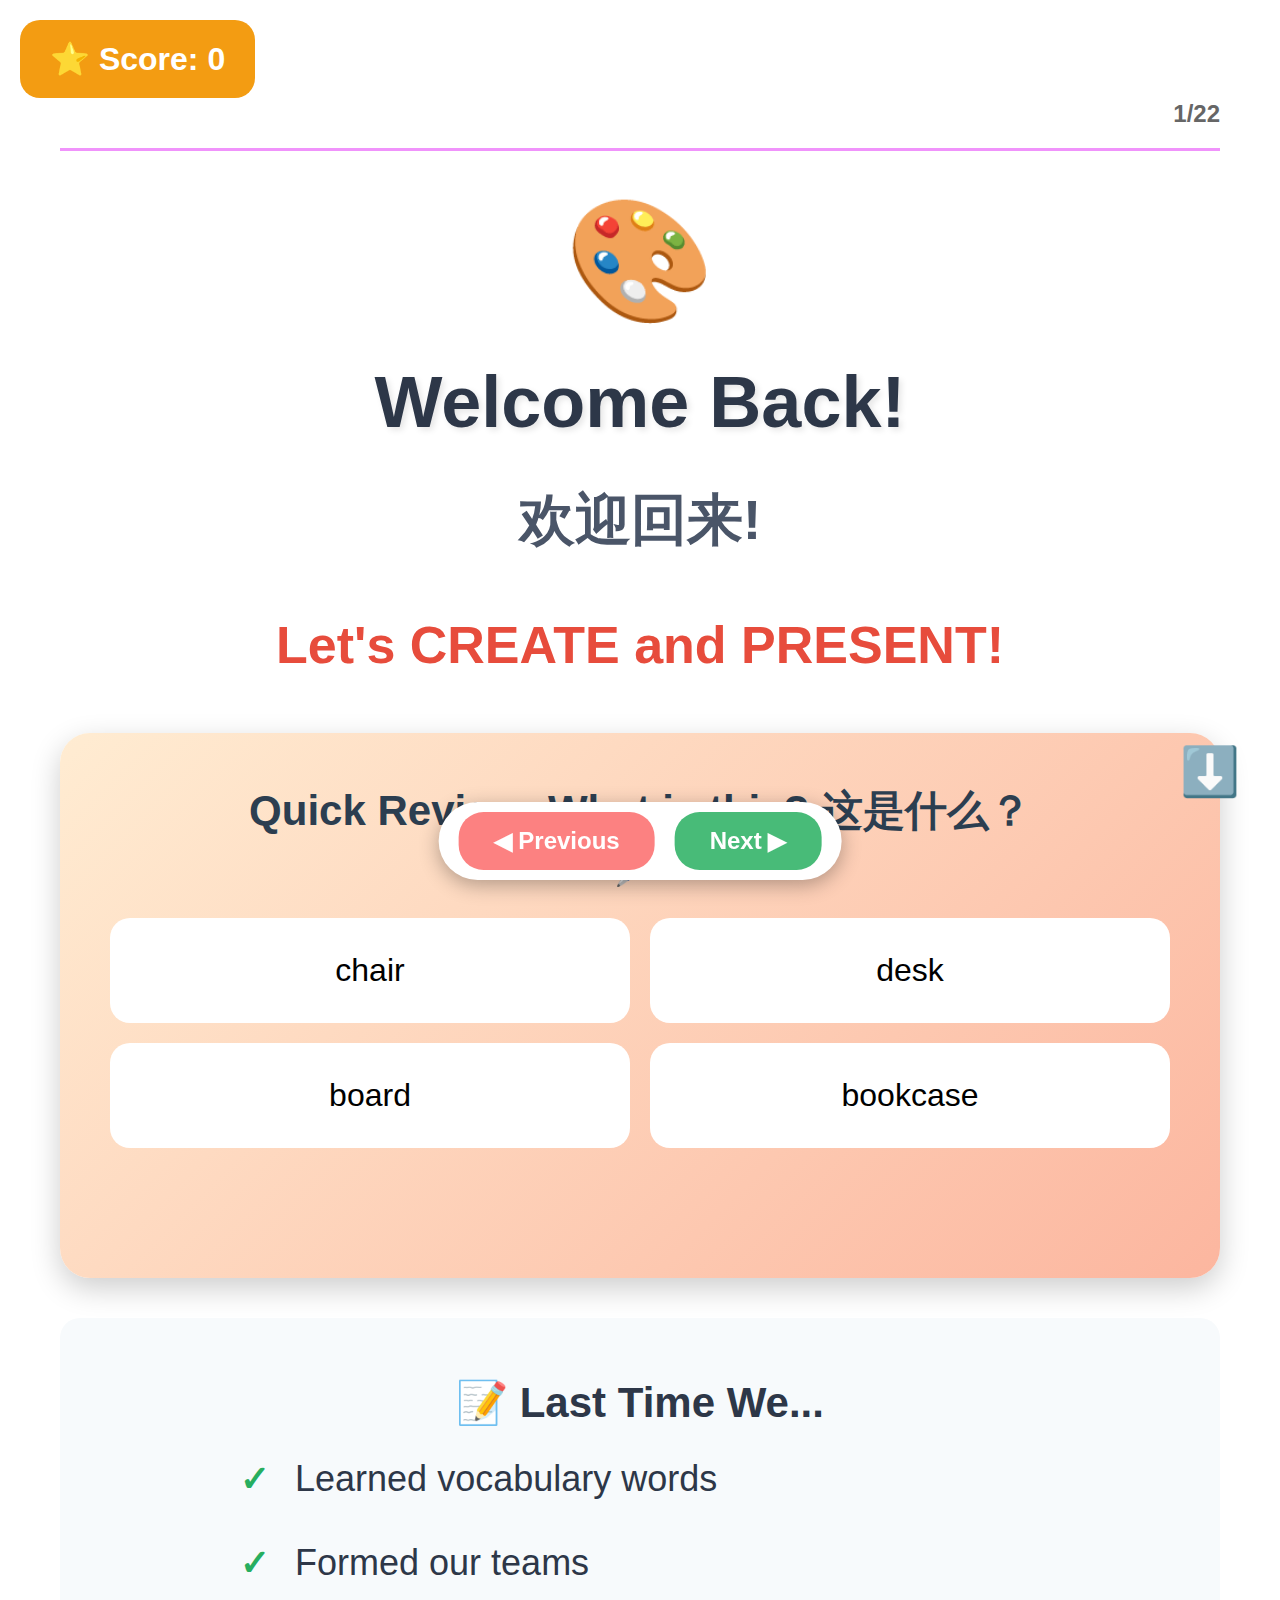
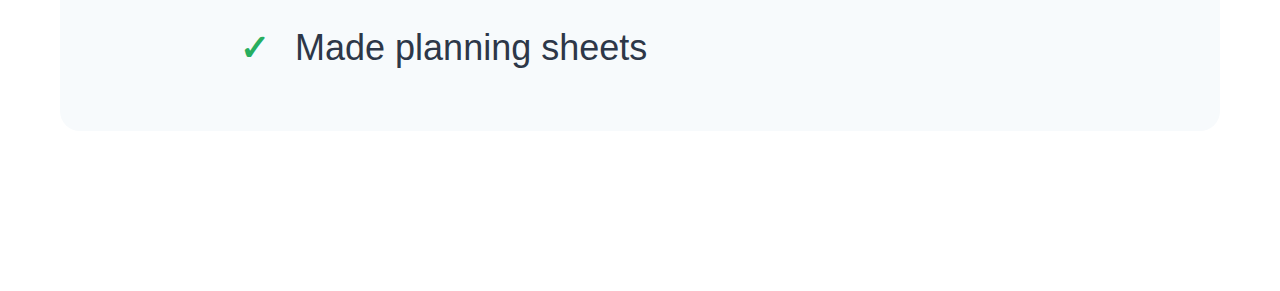
<file: Grade 2 Period 2.html>
<!DOCTYPE html>
<html lang="en">
<head>
    <meta charset="UTF-8">
    <meta name="viewport" content="width=device-width, initial-scale=1.0">
    <title>Period 2: Create & Present (Interactive)</title>
    <style>
        * {
            margin: 0;
            padding: 0;
            box-sizing: border-box;
        }
        
        body {
            font-family: 'Comic Sans MS', 'Arial', sans-serif;
            background: linear-gradient(135deg, #f093fb 0%, #f5576c 100%);
            overflow-x: hidden;
        }
        
        .slide-container {
            min-height: 100vh;
            overflow-y: auto;
            scroll-behavior: smooth;
        }
        
        .slide {
            display: none;
            min-height: 100vh;
            padding: 80px 60px 120px 60px;
            background: white;
            position: relative;
        }
        
        .slide.active {
            display: block;
        }
        
        .scroll-indicator {
            position: fixed;
            bottom: 100px;
            right: 40px;
            font-size: 48px;
            color: #e74c3c;
            animation: bounce 2s infinite;
            z-index: 999;
        }
        
        @keyframes bounce {
            0%, 100% { transform: translateY(0); }
            50% { transform: translateY(-20px); }
        }
        
        .slide-header {
            position: sticky;
            top: 0;
            background: white;
            z-index: 100;
            padding: 20px 0;
            border-bottom: 3px solid #f093fb;
            margin-bottom: 40px;
        }
        
        .slide-number {
            font-size: 24px;
            color: #666;
            font-weight: bold;
            float: right;
        }
        
        .timer-box {
            display: inline-block;
            font-size: 48px;
            color: #fff;
            font-weight: bold;
            background: #e74c3c;
            padding: 20px 35px;
            border-radius: 20px;
            box-shadow: 0 5px 15px rgba(0,0,0,0.3);
        }
        
        .timer-big {
            font-size: 120px;
            font-weight: bold;
            color: #e74c3c;
            text-align: center;
            animation: pulse 1s infinite;
            text-shadow: 5px 5px 10px rgba(0,0,0,0.3);
            margin: 40px 0;
        }
        
        @keyframes pulse {
            0%, 100% { transform: scale(1); }
            50% { transform: scale(1.05); }
        }
        
        h1 {
            font-size: 72px;
            color: #2d3748;
            margin-bottom: 30px;
            text-align: center;
            text-shadow: 3px 3px 6px rgba(0,0,0,0.1);
        }
        
        h2 {
            font-size: 56px;
            color: #4a5568;
            margin: 40px 0 30px 0;
            text-align: center;
        }
        
        h3 {
            font-size: 42px;
            color: #2d3748;
            margin: 30px 0 20px 0;
        }
        
        p, li {
            font-size: 36px;
            line-height: 1.8;
            color: #2d3748;
            margin-bottom: 20px;
        }
        
        .emoji {
            font-size: 120px;
            text-align: center;
            margin: 30px 0;
        }
        
        .content-section {
            margin: 40px 0;
            padding: 30px;
            background: #f7fafc;
            border-radius: 20px;
        }
        
        .checklist {
            background: #d5f4e6;
            border: 4px solid #27ae60;
            border-radius: 20px;
            padding: 40px;
            margin: 40px 0;
        }
        
        .checklist-item {
            font-size: 42px;
            margin: 25px 0;
            display: flex;
            align-items: center;
            gap: 20px;
            cursor: pointer;
            transition: all 0.3s;
        }
        
        .checklist-item:hover {
            transform: translateX(10px);
        }
        
        .checkbox {
            width: 50px;
            height: 50px;
            border: 4px solid #27ae60;
            border-radius: 10px;
            background: white;
            flex-shrink: 0;
            display: flex;
            align-items: center;
            justify-content: center;
            font-size: 36px;
            transition: all 0.3s;
        }
        
        .checklist-item.checked .checkbox {
            background: #27ae60;
            color: white;
        }
        
        .quiz-container {
            background: linear-gradient(135deg, #ffecd2 0%, #fcb69f 100%);
            padding: 50px;
            border-radius: 30px;
            margin: 40px 0;
            box-shadow: 0 10px 30px rgba(0,0,0,0.2);
        }
        
        .quiz-question {
            font-size: 42px;
            font-weight: bold;
            margin-bottom: 30px;
            color: #2c3e50;
            text-align: center;
        }
        
        .quiz-options {
            display: grid;
            grid-template-columns: repeat(2, 1fr);
            gap: 20px;
            margin: 30px 0;
        }
        
        .quiz-option {
            background: white;
            padding: 30px;
            border-radius: 20px;
            font-size: 32px;
            text-align: center;
            cursor: pointer;
            transition: all 0.3s;
            border: 4px solid transparent;
        }
        
        .quiz-option:hover {
            transform: scale(1.05);
            border-color: #3498db;
        }
        
        .quiz-option.correct {
            background: #27ae60;
            color: white;
            border-color: #27ae60;
            animation: celebrate 0.5s;
        }
        
        .quiz-option.wrong {
            background: #e74c3c;
            color: white;
            border-color: #e74c3c;
            animation: shake 0.5s;
        }
        
        @keyframes celebrate {
            0%, 100% { transform: scale(1); }
            50% { transform: scale(1.1) rotate(5deg); }
        }
        
        @keyframes shake {
            0%, 100% { transform: translateX(0); }
            25% { transform: translateX(-10px); }
            75% { transform: translateX(10px); }
        }
        
        .quiz-feedback {
            font-size: 36px;
            text-align: center;
            margin-top: 20px;
            font-weight: bold;
            min-height: 50px;
        }
        
        .timer-controls {
            display: flex;
            gap: 20px;
            justify-content: center;
            margin: 30px 0;
        }
        
        .timer-btn {
            padding: 20px 40px;
            font-size: 28px;
            border: none;
            border-radius: 15px;
            cursor: pointer;
            font-weight: bold;
            transition: all 0.3s;
            box-shadow: 0 5px 15px rgba(0,0,0,0.2);
        }
        
        .timer-btn:hover {
            transform: translateY(-3px);
        }
        
        .btn-start {
            background: #27ae60;
            color: white;
        }
        
        .btn-pause {
            background: #f39c12;
            color: white;
        }
        
        .btn-reset {
            background: #e74c3c;
            color: white;
        }
        
        .example-poster {
            width: 90%;
            max-width: 900px;
            margin: 40px auto;
            border: 6px solid #3498db;
            border-radius: 20px;
            background: linear-gradient(to bottom, #e3f2fd 0%, #fff 100%);
            padding: 30px;
            box-shadow: 0 10px 30px rgba(0,0,0,0.2);
        }
        
        .poster-title {
            text-align: center;
            font-size: 48px;
            font-weight: bold;
            color: #2c3e50;
            margin-bottom: 30px;
            padding-bottom: 20px;
            border-bottom: 4px solid #3498db;
        }
        
        .poster-items {
            display: grid;
            grid-template-columns: repeat(3, 1fr);
            gap: 20px;
        }
        
        .poster-item {
            background: white;
            border: 3px dashed #95a5a6;
            border-radius: 15px;
            padding: 20px;
            text-align: center;
            font-size: 28px;
            cursor: pointer;
            transition: all 0.3s;
        }
        
        .poster-item:hover {
            transform: scale(1.1);
            border-color: #3498db;
            background: #e3f2fd;
        }
        
        .tips-grid {
            display: grid;
            grid-template-columns: repeat(2, 1fr);
            gap: 30px;
            margin: 40px 0;
        }
        
        .tip-card {
            background: linear-gradient(135deg, #fa709a 0%, #fee140 100%);
            padding: 40px;
            border-radius: 20px;
            color: white;
            box-shadow: 0 10px 25px rgba(0,0,0,0.2);
            cursor: pointer;
            transition: all 0.3s;
        }
        
        .tip-card:hover {
            transform: translateY(-10px) scale(1.05);
        }
        
        .tip-emoji {
            font-size: 72px;
            margin-bottom: 20px;
            text-align: center;
        }
        
        .tip-title {
            font-size: 40px;
            font-weight: bold;
            margin-bottom: 15px;
            text-align: center;
        }
        
        .tip-text {
            font-size: 32px;
            text-align: center;
        }
        
        .celebration {
            background: radial-gradient(circle, #ffeaa7 0%, #fdcb6e 100%);
            border-radius: 30px;
            padding: 60px 40px;
            box-shadow: 0 15px 40px rgba(0,0,0,0.3);
            margin: 40px 0;
        }
        
        .award-category {
            background: white;
            border: 4px solid #f39c12;
            border-radius: 20px;
            padding: 30px;
            margin: 20px 0;
            font-size: 42px;
            font-weight: bold;
            text-align: center;
            color: #2c3e50;
            cursor: pointer;
            transition: all 0.3s;
        }
        
        .award-category:hover {
            transform: scale(1.05);
            background: #f39c12;
            color: white;
        }
        
        .navigation {
            position: fixed;
            bottom: 20px;
            left: 50%;
            transform: translateX(-50%);
            display: flex;
            gap: 20px;
            z-index: 1000;
            background: white;
            padding: 10px 20px;
            border-radius: 50px;
            box-shadow: 0 5px 20px rgba(0,0,0,0.3);
        }
        
        button {
            padding: 15px 35px;
            font-size: 24px;
            border: none;
            border-radius: 25px;
            cursor: pointer;
            font-weight: bold;
            transition: all 0.3s;
        }
        
        button:hover {
            transform: translateY(-3px);
        }
        
        .btn-prev {
            background: #fc8181;
            color: white;
        }
        
        .btn-next {
            background: #48bb78;
            color: white;
        }
        
        .score-display {
            position: fixed;
            top: 20px;
            left: 20px;
            background: #f39c12;
            color: white;
            padding: 20px 30px;
            border-radius: 20px;
            font-size: 32px;
            font-weight: bold;
            z-index: 1000;
        }
        
        ul {
            list-style: none;
            padding-left: 0;
        }
        
        li::before {
            content: "✓ ";
            color: #27ae60;
            font-weight: bold;
            margin-right: 15px;
        }
        
        .interactive-script {
            background: linear-gradient(135deg, #667eea 0%, #764ba2 100%);
            border-radius: 20px;
            padding: 40px;
            color: white;
            margin: 30px 0;
        }
        
        .script-line {
            background: rgba(255,255,255,0.2);
            padding: 25px;
            margin: 20px 0;
            border-radius: 15px;
            font-size: 38px;
            line-height: 1.6;
            cursor: pointer;
            transition: all 0.3s;
        }
        
        .script-line:hover {
            background: rgba(255,255,255,0.3);
            transform: translateX(10px);
        }
        
        .script-line.practiced {
            background: rgba(39, 174, 96, 0.3);
            border: 3px solid #27ae60;
        }
        
        .speaker-label {
            font-weight: bold;
            color: #ffd700;
            font-size: 32px;
            margin-bottom: 10px;
        }
    </style>
</head>
<body>
    <div class="score-display">⭐ Score: <span id="score">0</span></div>
    <div class="scroll-indicator">⬇️</div>

    <div class="slide-container">
        <!-- Slide 1: Welcome Back -->
        <div class="slide active">
            <div class="slide-header">
                <div class="slide-number">1/22</div>
                <div style="clear: both;"></div>
            </div>
            <div class="emoji">🎨</div>
            <h1>Welcome Back!</h1>
            <h2>欢迎回来!</h2>
            <p style="font-size: 52px; font-weight: bold; color: #e74c3c; text-align: center; margin-top: 40px;">
                Let's CREATE and PRESENT!
            </p>
            
            <div class="quiz-container">
                <div class="quiz-question">Quick Review: What is this? 这是什么？<br>🖊️</div>
                <div class="quiz-options" id="quiz1">
                    <div class="quiz-option" onclick="checkAnswer(this, false)">chair</div>
                    <div class="quiz-option" onclick="checkAnswer(this, true)">desk</div>
                    <div class="quiz-option" onclick="checkAnswer(this, false)">board</div>
                    <div class="quiz-option" onclick="checkAnswer(this, false)">bookcase</div>
                </div>
                <div class="quiz-feedback" id="feedback1"></div>
            </div>
            
            <div class="content-section">
                <h3 style="text-align: center;">📝 Last Time We...</h3>
                <ul style="max-width: 800px; margin: 0 auto; font-size: 38px;">
                    <li>Learned vocabulary words</li>
                    <li>Formed our teams</li>
                    <li>Made planning sheets</li>
                </ul>
            </div>
        </div>

        <!-- Slide 2: Today's Plan -->
        <div class="slide">
            <div class="slide-header">
                <div class="slide-number">2/22</div>
                <div style="clear: both;"></div>
            </div>
            <h1>Today's Plan 今天的计划</h1>
            
            <div class="content-section">
                <div style="display: grid; gap: 30px;">
                    <div style="background: #e8f5e9; padding: 30px; border-radius: 15px; border-left: 6px solid #27ae60;">
                        <p style="font-size: 48px; margin: 0;">⏰ <strong>15 minutes:</strong> CREATE poster</p>
                    </div>
                    <div style="background: #fff3e0; padding: 30px; border-radius: 15px; border-left: 6px solid #f39c12;">
                        <p style="font-size: 48px; margin: 0;">⏰ <strong>2 minutes:</strong> PRACTICE</p>
                    </div>
                    <div style="background: #f3e5f5; padding: 30px; border-radius: 15px; border-left: 6px solid #9c27b0;">
                        <p style="font-size: 48px; margin: 0;">⏰ <strong>15 minutes:</strong> PRESENT</p>
                    </div>
                    <div style="background: #ffe0b2; padding: 30px; border-radius: 15px; border-left: 6px solid #ff6b6b;">
                        <p style="font-size: 48px; margin: 0;">⏰ <strong>5 minutes:</strong> CELEBRATE!</p>
                    </div>
                </div>
            </div>
            
            <div class="quiz-container">
                <div class="quiz-question">How many minutes do we have to CREATE?<br>我们有多少分钟来创作？</div>
                <div class="quiz-options" id="quiz2">
                    <div class="quiz-option" onclick="checkAnswer(this, false)">10 minutes</div>
                    <div class="quiz-option" onclick="checkAnswer(this, true)">15 minutes</div>
                    <div class="quiz-option" onclick="checkAnswer(this, false)">20 minutes</div>
                    <div class="quiz-option" onclick="checkAnswer(this, false)">5 minutes</div>
                </div>
                <div class="quiz-feedback" id="feedback2"></div>
            </div>
        </div>

        <!-- Slide 3: Example Poster -->
        <div class="slide">
            <div class="slide-header">
                <div class="slide-number">3/22</div>
                <div style="clear: both;"></div>
            </div>
            <h1>Example Poster 例子</h1>
            <p style="text-align: center; font-size: 38px; color: #e74c3c;">
                Click on items to see details! 点击查看详情！
            </p>
            
            <div class="example-poster">
                <div class="poster-title">🏫 Our Dream Classroom - Team Stars ⭐</div>
                <div class="poster-items">
                    <div class="poster-item" title="Click me!">
                        <div style="font-size: 48px; margin-bottom: 10px;">🖊️</div>
                        <div><strong>12 desks</strong></div>
                        <div style="color: #8b4513;">brown</div>
                    </div>
                    <div class="poster-item" title="Click me!">
                        <div style="font-size: 48px; margin-bottom: 10px;">🪑</div>
                        <div><strong>14 chairs</strong></div>
                        <div style="color: #0000ff;">blue</div>
                    </div>
                    <div class="poster-item" title="Click me!">
                        <div style="font-size: 48px; margin-bottom: 10px;">⬜</div>
                        <div><strong>1 board</strong></div>
                        <div style="color: #000;">white</div>
                    </div>
                    <div class="poster-item" title="Click me!">
                        <div style="font-size: 48px; margin-bottom: 10px;">📚</div>
                        <div><strong>2 bookcases</strong></div>
                        <div style="color: #8b4513;">brown</div>
                    </div>
                    <div class="poster-item" title="Click me!">
                        <div style="font-size: 48px; margin-bottom: 10px;">💻</div>
                        <div><strong>6 computers</strong></div>
                        <div style="color: #000;">black</div>
                    </div>
                    <div class="poster-item" title="Click me!">
                        <div style="font-size: 48px; margin-bottom: 10px;">👨‍🏫</div>
                        <div><strong>1 teacher</strong></div>
                        <div style="color: #ff69b4;">happy!</div>
                    </div>
                </div>
            </div>
            
            <div class="quiz-container">
                <div class="quiz-question">In the example, what color are the chairs?<br>例子中，椅子是什么颜色？</div>
                <div class="quiz-options" id="quiz3">
                    <div class="quiz-option" onclick="checkAnswer(this, false)">brown</div>
                    <div class="quiz-option" onclick="checkAnswer(this, true)">blue</div>
                    <div class="quiz-option" onclick="checkAnswer(this, false)">black</div>
                    <div class="quiz-option" onclick="checkAnswer(this, false)">white</div>
                </div>
                <div class="quiz-feedback" id="feedback3"></div>
            </div>
        </div>

        <!-- Slide 4: Checklist -->
        <div class="slide">
            <div class="slide-header">
                <div class="slide-number">4/22</div>
                <div style="clear: both;"></div>
            </div>
            <h1>Poster Checklist ✅</h1>
            <p style="text-align: center; font-size: 38px; color: #e74c3c;">
                Click each item when you finish it! 完成后点击！
            </p>
            
            <div class="checklist">
                <div class="checklist-item" onclick="toggleCheck(this)">
                    <div class="checkbox"></div>
                    <span>Team name 小组名字</span>
                </div>
                <div class="checklist-item" onclick="toggleCheck(this)">
                    <div class="checkbox"></div>
                    <span>At least 5 items 至少5个物品</span>
                </div>
                <div class="checklist-item" onclick="toggleCheck(this)">
                    <div class="checkbox"></div>
                    <span>English labels 英文标签</span>
                </div>
                <div class="checklist-item" onclick="toggleCheck(this)">
                    <div class="checkbox"></div>
                    <span>Numbers 数字</span>
                </div>
                <div class="checklist-item" onclick="toggleCheck(this)">
                    <div class="checkbox"></div>
                    <span>Colors 颜色</span>
                </div>
                <div class="checklist-item" onclick="toggleCheck(this)">
                    <div class="checkbox"></div>
                    <span>Neat and colorful 整洁漂亮</span>
                </div>
            </div>
            
            <div class="content-section" style="background: #fff3cd;">
                <h3 style="text-align: center;">💡 Remember:</h3>
                <p style="text-align: center; font-size: 38px;">
                    Everyone on the team helps!<br>
                    <span style="color: #7f8c8d;">每个人都要帮忙！</span>
                </p>
            </div>
        </div>

        <!-- Slide 5: Ready to Create -->
        <div class="slide">
            <div class="slide-header">
                <div class="slide-number">5/22</div>
                <div style="clear: both;"></div>
            </div>
            <div class="emoji" style="font-size: 150px;">🎨</div>
            <h1 style="font-size: 96px;">Ready... Set...</h1>
            <h1 style="font-size: 120px; color: #e74c3c;">CREATE!</h1>
            
            <div class="content-section" style="background: linear-gradient(135deg, #ffecd2 0%, #fcb69f 100%); padding: 50px;">
                <p style="font-size: 52px; text-align: center; margin: 0;">
                    You have <strong style="color: #e74c3c;">15 MINUTES!</strong>
                </p>
            </div>
            
            <div class="quiz-container">
                <div class="quiz-question">Quick Quiz: What should you do first?<br>你应该先做什么？</div>
                <div class="quiz-options" id="quiz4">
                    <div class="quiz-option" onclick="checkAnswer(this, false)">Color everything</div>
                    <div class="quiz-option" onclick="checkAnswer(this, true)">Write team name</div>
                    <div class="quiz-option" onclick="checkAnswer(this, false)">Present</div>
                    <div class="quiz-option" onclick="checkAnswer(this, false)">Take a break</div>
                </div>
                <div class="quiz-feedback" id="feedback4"></div>
            </div>
        </div>

        <!-- Slide 6: Timer with Controls -->
        <div class="slide" style="background: linear-gradient(135deg, #ffecd2 0%, #fcb69f 100%);">
            <div class="slide-header" style="background: transparent; border-bottom: 3px solid #f39c12;">
                <div class="slide-number" style="color: #2c3e50;">6/22</div>
                <div style="clear: both;"></div>
            </div>
            
            <h2 style="font-size: 64px; margin-bottom: 40px; color: #2c3e50;">CREATE TIME! 创作时间!</h2>
            
            <div class="timer-big" id="timer">15:00</div>
            
            <div class="timer-controls">
                <button class="timer-btn btn-start" onclick="startTimer()">▶️ START</button>
                <button class="timer-btn btn-pause" onclick="pauseTimer()">⏸️ PAUSE</button>
                <button class="timer-btn btn-reset" onclick="resetTimer()">🔄 RESET</button>
            </div>
            
            <div class="content-section" style="background: white; margin-top: 40px;">
                <h3 style="text-align: center;">🎯 While You Work:</h3>
                <ul style="font-size: 38px; max-width: 800px; margin: 0 auto;">
                    <li>Use your planning sheet</li>
                    <li>Add stickers or draw</li>
                    <li>Write English labels</li>
                    <li>Use colors!</li>
                    <li>Help each other</li>
                </ul>
            </div>
            
            <p style="font-size: 48px; text-align: center; margin-top: 40px; color: #e74c3c; font-weight: bold;">
                Work together! Everyone helps! 大家一起努力!
            </p>
        </div>

        <!-- Slide 7: Time Warnings -->
        <div class="slide" style="background: linear-gradient(135deg, #fff3e0 0%, #ffe0b2 100%);">
            <div class="slide-header" style="background: transparent; border-bottom: 3px solid #f39c12;">
                <div class="slide-number" style="color: #2c3e50;">7/22</div>
                <div style="clear: both;"></div>
            </div>
            <div class="emoji" style="font-size: 180px;">⏰</div>
            <h1 style="font-size: 120px; color: #f39c12;">5 MINUTES LEFT!</h1>
            <p style="font-size: 56px; text-align: center; margin-top: 40px; color: #2c3e50;">还有5分钟!</p>
            
            <div class="checklist" style="background: white;">
                <h3 style="text-align: center; margin-bottom: 30px;">⚡ Quick Check:</h3>
                <div class="checklist-item" onclick="toggleCheck(this)">
                    <div class="checkbox"></div>
                    <span>All items drawn or added? 所有物品都画好了吗？</span>
                </div>
                <div class="checklist-item" onclick="toggleCheck(this)">
                    <div class="checkbox"></div>
                    <span>All labels written? 所有标签都写好了吗？</span>
                </div>
                <div class="checklist-item" onclick="toggleCheck(this)">
                    <div class="checkbox"></div>
                    <span>Colors added? 加颜色了吗？</span>
                </div>
            </div>
            
            <p style="font-size: 48px; text-align: center; margin-top: 30px; color: #e74c3c; font-weight: bold;">
                Finish your labels! 完成标签!
            </p>
        </div>

        <!-- Slide 8: Presentation Script Practice -->
        <div class="slide">
            <div class="slide-header">
                <div class="slide-number">8/22</div>
                <div style="clear: both;"></div>
            </div>
            <h1>Presentation Script 演讲稿</h1>
            <p style="text-align: center; font-size: 38px; color: #e74c3c;">
                Click each line after you practice it! 练习后点击！
            </p>
            
            <div class="interactive-script">
                <div class="script-line" onclick="togglePracticed(this)">
                    <div class="speaker-label">Speaker 1 (Everyone):</div>
                    "Hello! Good morning/afternoon!"<br>
                    <span style="font-size: 28px; opacity: 0.8;">大家好！早上好/下午好！</span>
                </div>
                
                <div class="script-line" onclick="togglePracticed(this)">
                    <div class="speaker-label">Speaker 2:</div>
                    "We are Team <span style="text-decoration: underline; color: #ffd700;">_____</span>."<br>
                    <span style="font-size: 28px; opacity: 0.8;">我们是___小组</span>
                </div>
                
                <div class="script-line" onclick="togglePracticed(this)">
                    <div class="speaker-label">Speaker 3:</div>
                    "This is our dream classroom!"<br>
                    <span style="font-size: 28px; opacity: 0.8;">这是我们梦想的教室！</span>
                </div>
                
                <div class="script-line" onclick="togglePracticed(this)">
                    <div class="speaker-label">Speaker 4:</div>
                    "In our classroom, there are <span style="text-decoration: underline; color: #ffd700;">_____</span> <span style="text-decoration: underline; color: #ffd700;">_____</span>."<br>
                    <span style="font-size: 28px; opacity: 0.8;">在我们的教室里，有___个___</span>
                </div>
            </div>
            
            <div class="quiz-container">
                <div class="quiz-question">Quiz: What do you say first?<br>你先说什么？</div>
                <div class="quiz-options" id="quiz5">
                    <div class="quiz-option" onclick="checkAnswer(this, false)">Goodbye!</div>
                    <div class="quiz-option" onclick="checkAnswer(this, true)">Hello!</div>
                    <div class="quiz-option" onclick="checkAnswer(this, false)">Thank you!</div>
                    <div class="quiz-option" onclick="checkAnswer(this, false)">My name is...</div>
                </div>
                <div class="quiz-feedback" id="feedback5"></div>
            </div>
        </div>

        <!-- Slide 9: More Script -->
        <div class="slide">
            <div class="slide-header">
                <div class="slide-number">9/22</div>
                <div style="clear: both;"></div>
            </div>
            <h1>Continue Your Script 继续</h1>
            
            <div class="interactive-script">
                <div class="script-line" onclick="togglePracticed(this)">
                    <div class="speaker-label">Next Person:</div>
                    "There are <span style="text-decoration: underline; color: #ffd700;">_____</span> <span style="text-decoration: underline; color: #ffd700;">_____</span>."<br>
                    <span style="font-size: 28px; opacity: 0.8;">有___个___</span>
                </div>
                
                <div class="script-line" onclick="togglePracticed(this)">
                    <div class="speaker-label">Next Person:</div>
                    "The <span style="text-decoration: underline; color: #ffd700;">_____</span> is <span style="text-decoration: underline; color: #ffd700;">_____ (color)</span>."<br>
                    <span style="font-size: 28px; opacity: 0.8;">___是___颜色</span>
                </div>
                
                <div class="script-line" onclick="togglePracticed(this)">
                    <div class="speaker-label">Everyone Together:</div>
                    "Thank you for listening! 谢谢!"<br>
                    <span style="font-size: 28px; opacity: 0.8;">谢谢大家的聆听！</span>
                </div>
            </div>
            
            <div class="content-section" style="background: #d5f4e6;">
                <h3 style="text-align: center; color: #27ae60;">✅ Script Complete!</h3>
                <p style="text-align: center; font-size: 38px;">
                    Now practice with your team!<br>
                    <span style="color: #7f8c8d;">现在和你的小组一起练习！</span>
                </p>
            </div>
        </div>

        <!-- Slide 10: Presentation Tips Quiz -->
        <div class="slide">
            <div class="slide-header">
                <div class="slide-number">10/22</div>
                <div style="clear: both;"></div>
            </div>
            <h1>Presentation Tips Quiz! 演讲技巧测验！</h1>
            
            <div class="quiz-container">
                <div class="quiz-question">What should you do when presenting?<br>演讲时应该做什么？</div>
                <div class="quiz-options" id="quiz6">
                    <div class="quiz-option" onclick="checkAnswer(this, false)">Look at the floor</div>
                    <div class="quiz-option" onclick="checkAnswer(this, false)">Speak very quietly</div>
                    <div class="quiz-option" onclick="checkAnswer(this, true)">Speak loudly and clearly</div>
                    <div class="quiz-option" onclick="checkAnswer(this, false)">Turn your back</div>
                </div>
                <div class="quiz-feedback" id="feedback6"></div>
            </div>
            
            <div class="quiz-container">
                <div class="quiz-question">Where should you look?<br>你应该看哪里？</div>
                <div class="quiz-options" id="quiz7">
                    <div class="quiz-option" onclick="checkAnswer(this, false)">Only at your feet</div>
                    <div class="quiz-option" onclick="checkAnswer(this, true)">At the camera and classmates</div>
                    <div class="quiz-option" onclick="checkAnswer(this, false)">At the ceiling</div>
                    <div class="quiz-option" onclick="checkAnswer(this, false)">Close your eyes</div>
                </div>
                <div class="quiz-feedback" id="feedback7"></div>
            </div>
            
            <div class="tips-grid">
                <div class="tip-card" style="background: linear-gradient(135deg, #fa709a 0%, #fee140 100%);">
                    <div class="tip-emoji">📢</div>
                    <div class="tip-title">SPEAK LOUDLY</div>
                    <div class="tip-text">大声说话</div>
                </div>
                <div class="tip-card" style="background: linear-gradient(135deg, #a8edea 0%, #fed6e3 100%);">
                    <div class="tip-emoji">👉</div>
                    <div class="tip-title">POINT TO POSTER</div>
                    <div class="tip-text">指着海报</div>
                </div>
                <div class="tip-card" style="background: linear-gradient(135deg, #ffecd2 0%, #fcb69f 100%);">
                    <div class="tip-emoji">👀</div>
                    <div class="tip-title">LOOK AT CAMERA</div>
                    <div class="tip-text">看镜头</div>
                </div>
                <div class="tip-card" style="background: linear-gradient(135deg, #ff9a9e 0%, #fecfef 100%);">
                    <div class="tip-emoji">😊</div>
                    <div class="tip-title">SMILE!</div>
                    <div class="tip-text">微笑!</div>
                </div>
            </div>
        </div>

        <!-- Slides 11-21: Presentation time and additional content -->
        <div class="slide">
            <div class="slide-header">
                <div class="slide-number">11/22</div>
                <div style="clear: both;"></div>
            </div>
            <h1>⏰ Practice Time!</h1>
            <h2>2 Minutes to Practice 2分钟练习</h2>
            
            <div class="content-section" style="background: #e3f2fd;">
                <h3 style="text-align: center;">✅ What to Do:</h3>
                <ul style="font-size: 42px; max-width: 900px; margin: 0 auto;">
                    <li>Practice with your team 和小组一起练习</li>
                    <li>Everyone says their part 每个人说自己的部分</li>
                    <li>Point to your poster 指着海报</li>
                    <li>Speak loudly and clearly 大声清楚地说</li>
                </ul>
            </div>
            
            <div class="content-section" style="background: #fff3cd;">
                <h3 style="text-align: center;">💡 Tip:</h3>
                <p style="text-align: center; font-size: 42px;">
                    If you forget, it's OK!<br>
                    Your team will help you!<br>
                    <span style="color: #7f8c8d;">忘记了没关系！你的小组会帮你！</span>
                </p>
            </div>
        </div>

        <div class="slide">
            <div class="slide-header">
                <div class="slide-number">12/22</div>
                <div style="clear: both;"></div>
            </div>
            <div class="emoji" style="font-size: 150px;">🎤</div>
            <h1 style="font-size: 96px;">PRESENTATION TIME!</h1>
            <h2 style="font-size: 64px;">演讲时间!</h2>
            <p style="font-size: 52px; text-align: center; margin-top: 40px; font-weight: bold;">
                Each team: 2 minutes
            </p>
            <p style="font-size: 48px; color: #e74c3c; text-align: center;">
                You can do it! 你可以的! 💪
            </p>
            
            <div class="content-section">
                <h3 style="text-align: center;">👏 Audience Rules:</h3>
                <ul style="font-size: 38px; max-width: 800px; margin: 0 auto;">
                    <li>Listen carefully 认真听</li>
                    <li>Be respectful 尊重他人</li>
                    <li>Think of a question 想一个问题</li>
                    <li>Clap after each team 每个小组后鼓掌</li>
                </ul>
            </div>
        </div>

        <div class="slide">
            <div class="slide-header">
                <div class="slide-number">13/22</div>
                <div style="clear: both;"></div>
            </div>
            <h1>Team 1 Presentation</h1>
            <div class="emoji">⭐</div>
            <p style="text-align: center; font-size: 56px; font-weight: bold; color: #3498db;">
                Good luck, Team 1!<br>
                加油！
            </p>
        </div>

        <div class="slide">
            <div class="slide-header">
                <div class="slide-number">14/22</div>
                <div style="clear: both;"></div>
            </div>
            <h1>Team 2 Presentation</h1>
            <div class="emoji">🌟</div>
            <p style="text-align: center; font-size: 56px; font-weight: bold; color: #e74c3c;">
                You can do it, Team 2!<br>
                你们可以的！
            </p>
        </div>

        <div class="slide">
            <div class="slide-header">
                <div class="slide-number">15/22</div>
                <div style="clear: both;"></div>
            </div>
            <h1>Team 3 Presentation</h1>
            <div class="emoji">💫</div>
            <p style="text-align: center; font-size: 56px; font-weight: bold; color: #27ae60;">
                Great job, Team 3!<br>
                做得好！
            </p>
        </div>

        <div class="slide">
            <div class="slide-header">
                <div class="slide-number">16/22</div>
                <div style="clear: both;"></div>
            </div>
            <h1>Team 4 Presentation</h1>
            <div class="emoji">✨</div>
            <p style="text-align: center; font-size: 56px; font-weight: bold; color: #f39c12;">
                Excellent, Team 4!<br>
                太棒了！
            </p>
        </div>

        <div class="slide">
            <div class="slide-header">
                <div class="slide-number">17/22</div>
                <div style="clear: both;"></div>
            </div>
            <h1>Team 5 Presentation</h1>
            <div class="emoji">🌈</div>
            <p style="text-align: center; font-size: 56px; font-weight: bold; color: #9c27b0;">
                Amazing, Team 5!<br>
                太棒了！
            </p>
        </div>

        <div class="slide">
            <div class="slide-header">
                <div class="slide-number">18/22</div>
                <div style="clear: both;"></div>
            </div>
            <h1>Team 6 Presentation</h1>
            <div class="emoji">🎊</div>
            <p style="text-align: center; font-size: 56px; font-weight: bold; color: #e91e63;">
                Wonderful, Team 6!<br>
                非常好！
            </p>
        </div>

        <div class="slide">
            <div class="slide-header">
                <div class="slide-number">19/22</div>
                <div style="clear: both;"></div>
            </div>
            <h1>🌟 All Teams Presented!</h1>
            <h2>所有小组都完成了！</h2>
            
            <div class="content-section" style="background: linear-gradient(135deg, #a8edea 0%, #fed6e3 100%);">
                <h3 style="text-align: center; font-size: 56px;">👏 AMAZING JOB!</h3>
                <p style="text-align: center; font-size: 42px; margin-top: 30px;">
                    Every team worked so hard!<br>
                    每个小组都很努力！
                </p>
            </div>
            
            <div class="content-section">
                <h3 style="text-align: center;">💡 What We Saw:</h3>
                <ul style="font-size: 38px; max-width: 800px; margin: 0 auto;">
                    <li>Creative classroom designs 创意的设计</li>
                    <li>Good use of English 很好的英语</li>
                    <li>Excellent teamwork 优秀的团队合作</li>
                    <li>Brave presentations 勇敢的演讲</li>
                </ul>
            </div>
        </div>

        <div class="slide">
            <div class="slide-header">
                <div class="slide-number">20/22</div>
                <div style="clear: both;"></div>
            </div>
            <h1>🏆 Question Time!</h1>
            
            <div class="content-section">
                <h3 style="text-align: center;">❓ Questions We Can Ask:</h3>
                <div style="background: white; padding: 30px; border-radius: 15px; margin: 30px 0;">
                    <p style="font-size: 38px; margin: 20px 0;">
                        📌 "How many _____ are there?"<br>
                        <span style="color: #7f8c8d; font-size: 32px;">有多少个_____？</span>
                    </p>
                    <p style="font-size: 38px; margin: 20px 0;">
                        📌 "What color is the _____?"<br>
                        <span style="color: #7f8c8d; font-size: 32px;">_____是什么颜色？</span>
                    </p>
                    <p style="font-size: 38px; margin: 20px 0;">
                        📌 "Where is the _____?"<br>
                        <span style="color: #7f8c8d; font-size: 32px;">_____在哪里？</span>
                    </p>
                    <p style="font-size: 38px; margin: 20px 0;">
                        📌 "Why do you like your classroom?"<br>
                        <span style="color: #7f8c8d; font-size: 32px;">你为什么喜欢你的教室？</span>
                    </p>
                </div>
            </div>
        </div>

        <div class="slide">
            <div class="slide-header">
                <div class="slide-number">21/22</div>
                <div style="clear: both;"></div>
            </div>
            <h1>🎉 Time to Celebrate!</h1>
            
            <div class="celebration">
                <h3 style="font-size: 56px; margin-bottom: 40px; color: #2c3e50; text-align: center;">
                    🏆 Special Awards 特别奖 🏆
                </h3>
                <div class="award-category" onclick="this.style.background='#f39c12'; this.style.color='white';">
                    🎨 Most Colorful 最多彩
                </div>
                <div class="award-category" onclick="this.style.background='#f39c12'; this.style.color='white';">
                    ⭐ Most Creative 最有创意
                </div>
                <div class="award-category" onclick="this.style.background='#f39c12'; this.style.color='white';">
                    📝 Best Labels 最好的标签
                </div>
                <div class="award-category" onclick="this.style.background='#f39c12'; this.style.color='white';">
                    🗣️ Best Presentation 最好的演讲
                </div>
                <div class="award-category" onclick="this.style.background='#f39c12'; this.style.color='white';">
                    👥 Best Teamwork 最佳团队合作
                </div>
            </div>
            
            <p style="text-align: center; font-size: 48px; margin-top: 40px;">
                Click each award to highlight the winner!<br>
                <span style="color: #7f8c8d; font-size: 36px;">点击每个奖项来突出获胜者！</span>
            </p>
        </div>

        <!-- Slide 22: Final Celebration -->
        <div class="slide" style="background: radial-gradient(circle, #ffeaa7 0%, #fdcb6e 100%);">
            <div class="slide-header" style="background: transparent; border-bottom: 3px solid #f39c12;">
                <div class="slide-number" style="color: #2c3e50;">22/22</div>
                <div style="clear: both;"></div>
            </div>
            <div class="emoji" style="font-size: 180px;">🎉</div>
            <h1 style="font-size: 96px; color: #2c3e50;">AMAZING WORK!</h1>
            <h2 style="font-size: 64px; color: #2c3e50;">太棒了!</h2>
            
            <div class="celebration">
                <h3 style="font-size: 56px; margin-bottom: 40px; color: #2c3e50; text-align: center;">
                    🏆 Today's Score 今天的得分 🏆
                </h3>
                <p style="text-align: center; font-size: 72px; font-weight: bold; color: #e74c3c; margin: 40px 0;">
                    ⭐ <span id="finalScore">0</span> POINTS!
                </p>
            </div>
            
            <div class="content-section" style="background: white; margin-top: 40px;">
                <h3 style="text-align: center;">🌟 What We Learned Today:</h3>
                <ul style="font-size: 38px; max-width: 800px; margin: 20px auto;">
                    <li>Created a classroom design</li>
                    <li>Used English vocabulary</li>
                    <li>Worked as a team</li>
                    <li>Presented to the class</li>
                    <li>Had fun learning!</li>
                </ul>
            </div>
            
            <p style="font-size: 52px; text-align: center; margin-top: 40px; color: #2c3e50; font-weight: bold;">
                Thank you! You did a GREAT job today!<br>
                谢谢大家！今天做得非常好！<br>
                <span style="font-size: 48px;">See you next time! 下次见! 👋</span>
            </p>
        </div>
    </div>

    <!-- Navigation -->
    <div class="navigation">
        <button class="btn-prev" onclick="prevSlide()">◀ Previous</button>
        <button class="btn-next" onclick="nextSlide()">Next ▶</button>
    </div>

    <script>
        let currentSlide = 0;
        const slides = document.querySelectorAll('.slide');
        const totalSlides = slides.length;
        let score = 0;
        let timerInterval;
        let timeLeft = 15 * 60;
        let timerRunning = false;

        function showSlide(n) {
            slides[currentSlide].classList.remove('active');
            currentSlide = (n + totalSlides) % totalSlides;
            slides[currentSlide].classList.add('active');
            slides[currentSlide].parentElement.scrollTop = 0;
            updateFinalScore();
        }

        function nextSlide() {
            showSlide(currentSlide + 1);
        }

        function prevSlide() {
            showSlide(currentSlide - 1);
        }

        function checkAnswer(element, isCorrect) {
            const parent = element.parentElement;
            const options = parent.querySelectorAll('.quiz-option');
            const feedbackId = parent.parentElement.querySelector('.quiz-feedback');
            
            options.forEach(opt => opt.style.pointerEvents = 'none');
            
            if (isCorrect) {
                element.classList.add('correct');
                feedbackId.innerHTML = '🎉 Correct! 答对了！';
                feedbackId.style.color = '#27ae60';
                score += 10;
                updateScore();
            } else {
                element.classList.add('wrong');
                feedbackId.innerHTML = '❌ Try again! 再试一次！';
                feedbackId.style.color = '#e74c3c';
                setTimeout(() => {
                    options.forEach(opt => {
                        if (opt.onclick.toString().includes('true')) {
                            opt.classList.add('correct');
                        }
                    });
                }, 1000);
            }
        }

        function updateScore() {
            document.getElementById('score').textContent = score;
        }

        function updateFinalScore() {
            const finalScoreElements = document.querySelectorAll('#finalScore');
            finalScoreElements.forEach(el => el.textContent = score);
        }

        function toggleCheck(element) {
            element.classList.toggle('checked');
            if (element.classList.contains('checked')) {
                element.querySelector('.checkbox').textContent = '✓';
                score += 5;
                updateScore();
            } else {
                element.querySelector('.checkbox').textContent = '';
                score -= 5;
                updateScore();
            }
        }

        function togglePracticed(element) {
            element.classList.toggle('practiced');
            if (element.classList.contains('practiced')) {
                score += 5;
                updateScore();
            } else {
                score -= 5;
                updateScore();
            }
        }

        function startTimer() {
            if (!timerRunning) {
                timerRunning = true;
                timerInterval = setInterval(updateTimer, 1000);
            }
        }

        function pauseTimer() {
            timerRunning = false;
            clearInterval(timerInterval);
        }

        function resetTimer() {
            pauseTimer();
            timeLeft = 15 * 60;
            updateTimerDisplay();
        }

        function updateTimer() {
            if (timeLeft > 0) {
                timeLeft--;
                updateTimerDisplay();
            } else {
                pauseTimer();
                document.getElementById('timer').textContent = "TIME'S UP!";
                document.getElementById('timer').style.color = '#e74c3c';
            }
        }

        function updateTimerDisplay() {
            const minutes = Math.floor(timeLeft / 60);
            const seconds = timeLeft % 60;
            document.getElementById('timer').textContent = `${minutes}:${seconds.toString().padStart(2, '0')}`;
            document.getElementById('timer').style.color = '#e74c3c';
        }

        document.addEventListener('keydown', function(e) {
            if (e.key === 'ArrowRight' || e.key === ' ') {
                e.preventDefault();
                nextSlide();
            } else if (e.key === 'ArrowLeft') {
                e.preventDefault();
                prevSlide();
            } else if (e.key === 't' || e.key === 'T') {
                startTimer();
            } else if (e.key === 'p' || e.key === 'P') {
                pauseTimer();
            } else if (e.key === 'r' || e.key === 'R') {
                resetTimer();
            }
        });

        let touchStartX = 0;
        let touchEndX = 0;

        document.addEventListener('touchstart', e => {
            touchStartX = e.changedTouches[0].screenX;
        });

        document.addEventListener('touchend', e => {
            touchEndX = e.changedTouches[0].screenX;
            handleSwipe();
        });

        function handleSwipe() {
            if (touchEndX < touchStartX - 50) nextSlide();
            if (touchEndX > touchStartX + 50) prevSlide();
        }
    </script>
</body>
</html>
</file>
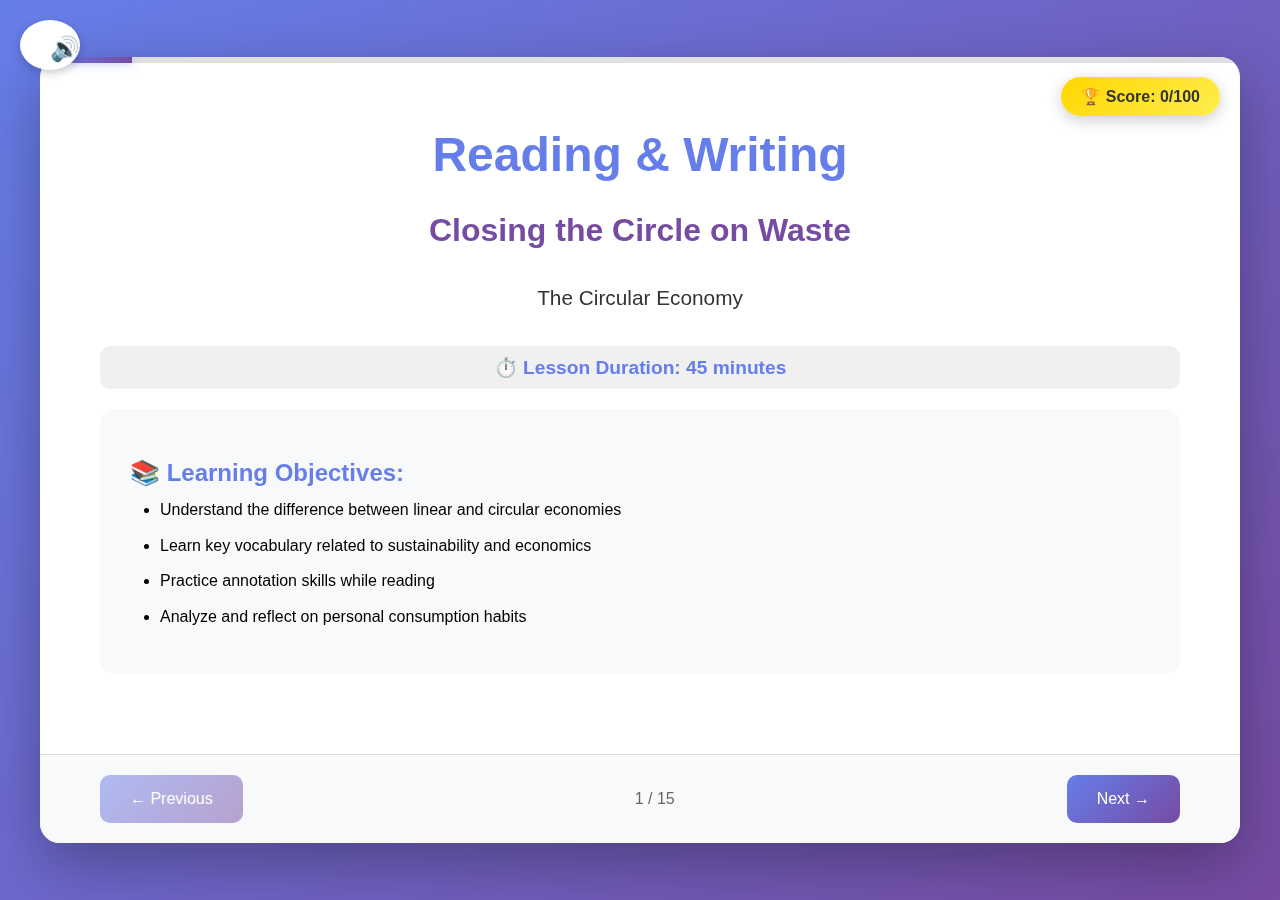
<file: interactive_reading_writing_lesson_ Reflect Unit 2.html>
<!DOCTYPE html>
<html lang="en">
<head>
    <meta charset="UTF-8">
    <meta name="viewport" content="width=device-width, initial-scale=1.0">
    <title>Reading & Writing: The Circular Economy</title>
    <style>
        * {
            margin: 0;
            padding: 0;
            box-sizing: border-box;
        }

        body {
            font-family: 'Segoe UI', Tahoma, Geneva, Verdana, sans-serif;
            background: linear-gradient(135deg, #667eea 0%, #764ba2 100%);
            min-height: 100vh;
            display: flex;
            justify-content: center;
            align-items: center;
            padding: 20px;
            position: relative;
        }

        /* Animated background particles */
        .particles {
            position: fixed;
            top: 0;
            left: 0;
            width: 100%;
            height: 100%;
            overflow: hidden;
            z-index: 0;
            pointer-events: none;
        }

        .particle {
            position: absolute;
            background: rgba(255, 255, 255, 0.5);
            border-radius: 50%;
            animation: float 15s infinite;
        }

        @keyframes float {
            0%, 100% { transform: translateY(0) translateX(0); opacity: 0; }
            10% { opacity: 1; }
            90% { opacity: 1; }
            100% { transform: translateY(-100vh) translateX(100px); opacity: 0; }
        }

        .presentation-container {
            width: 100%;
            max-width: 1200px;
            background: white;
            border-radius: 20px;
            box-shadow: 0 20px 60px rgba(0, 0, 0, 0.3);
            overflow: hidden;
            position: relative;
            z-index: 1;
        }

        /* Progress bar at top */
        .top-progress {
            position: absolute;
            top: 0;
            left: 0;
            width: 100%;
            height: 6px;
            background: #e0e0e0;
            z-index: 10;
        }

        .top-progress-fill {
            height: 100%;
            background: linear-gradient(90deg, #667eea 0%, #764ba2 100%);
            transition: width 0.5s ease;
            box-shadow: 0 0 10px rgba(102, 126, 234, 0.5);
        }

        /* Score tracker */
        .score-tracker {
            position: absolute;
            top: 20px;
            right: 20px;
            background: linear-gradient(135deg, #ffd700 0%, #ffed4e 100%);
            padding: 10px 20px;
            border-radius: 20px;
            font-weight: bold;
            color: #333;
            box-shadow: 0 4px 15px rgba(0, 0, 0, 0.2);
            z-index: 10;
            animation: pulse 2s infinite;
        }

        @keyframes pulse {
            0%, 100% { transform: scale(1); }
            50% { transform: scale(1.05); }
        }

        .slide {
            display: none;
            padding: 70px 60px 60px 60px;
            min-height: 600px;
            animation: slideIn 0.5s ease;
        }

        .slide.active {
            display: block;
        }

        @keyframes slideIn {
            from {
                opacity: 0;
                transform: translateX(30px);
            }
            to {
                opacity: 1;
                transform: translateX(0);
            }
        }

        /* Flip Cards */
        .flip-card-container {
            display: grid;
            grid-template-columns: repeat(auto-fit, minmax(250px, 1fr));
            gap: 20px;
            margin: 20px 0;
        }

        .flip-card {
            background: transparent;
            width: 100%;
            height: 200px;
            perspective: 1000px;
            cursor: pointer;
        }

        .flip-card-inner {
            position: relative;
            width: 100%;
            height: 100%;
            text-align: center;
            transition: transform 0.6s;
            transform-style: preserve-3d;
        }

        .flip-card:hover .flip-card-inner,
        .flip-card.flipped .flip-card-inner {
            transform: rotateY(180deg);
        }

        .flip-card-front, .flip-card-back {
            position: absolute;
            width: 100%;
            height: 100%;
            backface-visibility: hidden;
            border-radius: 15px;
            display: flex;
            align-items: center;
            justify-content: center;
            padding: 20px;
            box-shadow: 0 5px 15px rgba(0, 0, 0, 0.1);
        }

        .flip-card-front {
            background: linear-gradient(135deg, #667eea 0%, #764ba2 100%);
            color: white;
            font-size: 1.2em;
            font-weight: bold;
        }

        .flip-card-back {
            background: white;
            color: #333;
            transform: rotateY(180deg);
            border: 3px solid #667eea;
        }

        /* Drag and Drop */
        .drag-drop-container {
            display: flex;
            gap: 30px;
            margin: 30px 0;
            flex-wrap: wrap;
        }

        .drag-source, .drop-zone-container {
            flex: 1;
            min-width: 300px;
        }

        .draggable {
            background: linear-gradient(135deg, #667eea 0%, #764ba2 100%);
            color: white;
            padding: 15px;
            margin: 10px 0;
            border-radius: 10px;
            cursor: move;
            transition: all 0.3s;
            box-shadow: 0 3px 10px rgba(0, 0, 0, 0.2);
        }

        .draggable:hover {
            transform: scale(1.05);
            box-shadow: 0 5px 20px rgba(102, 126, 234, 0.4);
        }

        .draggable.dragging {
            opacity: 0.5;
        }

        .drop-zone {
            background: #f8f9fa;
            border: 3px dashed #ddd;
            padding: 20px;
            margin: 10px 0;
            border-radius: 10px;
            min-height: 80px;
            transition: all 0.3s;
        }

        .drop-zone.drag-over {
            background: #e6f0ff;
            border-color: #667eea;
            transform: scale(1.02);
        }

        .drop-zone.filled {
            border-style: solid;
            border-color: #28a745;
            background: #d4edda;
        }

        /* Interactive Timer */
        .countdown-timer {
            background: linear-gradient(135deg, #ff6b6b 0%, #ff8e53 100%);
            color: white;
            padding: 15px 30px;
            border-radius: 15px;
            text-align: center;
            font-size: 1.5em;
            font-weight: bold;
            margin: 20px auto;
            max-width: 300px;
            box-shadow: 0 5px 20px rgba(255, 107, 107, 0.3);
            display: none;
        }

        .countdown-timer.active {
            display: block;
            animation: timerPulse 1s infinite;
        }

        @keyframes timerPulse {
            0%, 100% { transform: scale(1); }
            50% { transform: scale(1.05); }
        }

        /* Achievement Badges */
        .badge {
            display: inline-block;
            background: linear-gradient(135deg, #ffd700 0%, #ffed4e 100%);
            color: #333;
            padding: 8px 20px;
            border-radius: 20px;
            font-weight: bold;
            margin: 5px;
            animation: badgeAppear 0.5s ease;
            box-shadow: 0 3px 10px rgba(255, 215, 0, 0.4);
        }

        @keyframes badgeAppear {
            from {
                opacity: 0;
                transform: scale(0) rotate(-180deg);
            }
            to {
                opacity: 1;
                transform: scale(1) rotate(0);
            }
        }

        /* Interactive Diagram */
        .interactive-diagram {
            position: relative;
            max-width: 800px;
            margin: 30px auto;
        }

        .diagram-node {
            background: white;
            padding: 20px;
            border-radius: 15px;
            box-shadow: 0 5px 15px rgba(0, 0, 0, 0.1);
            margin: 20px;
            cursor: pointer;
            transition: all 0.3s;
            border: 3px solid transparent;
        }

        .diagram-node:hover {
            transform: translateY(-5px);
            box-shadow: 0 10px 25px rgba(102, 126, 234, 0.3);
            border-color: #667eea;
        }

        .diagram-node.active {
            background: linear-gradient(135deg, #667eea20 0%, #764ba220 100%);
            border-color: #667eea;
        }

        /* Word Cloud */
        .word-cloud {
            display: flex;
            flex-wrap: wrap;
            justify-content: center;
            gap: 15px;
            padding: 30px;
            margin: 20px 0;
        }

        .word-cloud-item {
            padding: 10px 20px;
            background: linear-gradient(135deg, #667eea 0%, #764ba2 100%);
            color: white;
            border-radius: 25px;
            cursor: pointer;
            transition: all 0.3s;
            font-weight: bold;
        }

        .word-cloud-item:hover {
            transform: scale(1.2) rotate(5deg);
            box-shadow: 0 5px 20px rgba(102, 126, 234, 0.4);
        }

        .word-cloud-item.selected {
            background: linear-gradient(135deg, #28a745 0%, #20c997 100%);
            animation: bounce 0.5s;
        }

        @keyframes bounce {
            0%, 100% { transform: scale(1); }
            50% { transform: scale(1.3); }
        }

        /* Quiz scoring */
        .quiz-feedback {
            background: white;
            padding: 25px;
            border-radius: 15px;
            margin: 20px 0;
            text-align: center;
            box-shadow: 0 5px 20px rgba(0, 0, 0, 0.1);
            display: none;
        }

        .quiz-feedback.show {
            display: block;
            animation: slideDown 0.5s ease;
        }

        @keyframes slideDown {
            from {
                opacity: 0;
                transform: translateY(-20px);
            }
            to {
                opacity: 1;
                transform: translateY(0);
            }
        }

        /* Reading highlighter */
        .highlighter-active {
            cursor: crosshair;
        }

        .highlight-yellow {
            background: #ffeb3b;
            padding: 2px;
        }

        .highlight-green {
            background: #4caf50;
            color: white;
            padding: 2px;
        }

        .highlight-blue {
            background: #2196f3;
            color: white;
            padding: 2px;
        }

        h1 {
            color: #667eea;
            font-size: 2.5em;
            margin-bottom: 20px;
            text-align: center;
        }

        h2 {
            color: #764ba2;
            font-size: 2em;
            margin-bottom: 20px;
        }

        h3 {
            color: #667eea;
            font-size: 1.5em;
            margin: 20px 0 10px 0;
        }

        p {
            line-height: 1.8;
            margin-bottom: 15px;
            font-size: 1.1em;
            color: #333;
        }

        .timer {
            background: #f0f0f0;
            padding: 10px 20px;
            border-radius: 10px;
            text-align: center;
            font-size: 1.2em;
            color: #667eea;
            font-weight: bold;
            margin-bottom: 20px;
        }

        .navigation {
            display: flex;
            justify-content: space-between;
            align-items: center;
            padding: 20px 60px;
            background: #f8f9fa;
            border-top: 1px solid #ddd;
        }

        button {
            background: linear-gradient(135deg, #667eea 0%, #764ba2 100%);
            color: white;
            border: none;
            padding: 15px 30px;
            border-radius: 10px;
            font-size: 1em;
            cursor: pointer;
            transition: all 0.3s;
        }

        button:hover {
            transform: translateY(-2px);
            box-shadow: 0 5px 15px rgba(102, 126, 234, 0.4);
        }

        button:disabled {
            opacity: 0.5;
            cursor: not-allowed;
        }

        .slide-indicator {
            font-size: 1em;
            color: #666;
        }

        .vocab-card {
            background: #f8f9fa;
            padding: 20px;
            border-radius: 10px;
            margin: 10px 0;
            border-left: 4px solid #667eea;
            transition: all 0.3s;
        }

        .vocab-card:hover {
            transform: translateX(5px);
            box-shadow: 0 5px 15px rgba(0, 0, 0, 0.1);
        }

        .activity-box {
            background: #fff9e6;
            padding: 25px;
            border-radius: 15px;
            margin: 20px 0;
            border: 2px solid #ffd700;
        }

        .question {
            background: white;
            padding: 20px;
            margin: 15px 0;
            border-radius: 10px;
            border: 2px solid #e0e0e0;
        }

        input[type="text"], textarea {
            width: 100%;
            padding: 12px;
            margin: 10px 0;
            border: 2px solid #ddd;
            border-radius: 8px;
            font-size: 1em;
            font-family: inherit;
        }

        input[type="text"]:focus, textarea:focus {
            outline: none;
            border-color: #667eea;
        }

        .option {
            background: white;
            padding: 15px;
            margin: 10px 0;
            border-radius: 8px;
            border: 2px solid #ddd;
            cursor: pointer;
            transition: all 0.3s;
        }

        .option:hover {
            background: #f0f0ff;
            border-color: #667eea;
        }

        .option.selected {
            background: #e6f0ff;
            border-color: #667eea;
            font-weight: bold;
        }

        .option.correct {
            background: #d4edda;
            border-color: #28a745;
        }

        .option.incorrect {
            background: #f8d7da;
            border-color: #dc3545;
        }

        .check-button {
            background: #28a745;
            margin-top: 15px;
        }

        .feedback {
            margin-top: 15px;
            padding: 15px;
            border-radius: 8px;
            font-weight: bold;
        }

        .feedback.correct {
            background: #d4edda;
            color: #155724;
        }

        .feedback.incorrect {
            background: #f8d7da;
            color: #721c24;
        }

        .diagram {
            display: flex;
            justify-content: space-around;
            margin: 30px 0;
            flex-wrap: wrap;
        }

        .economy-model {
            background: white;
            padding: 25px;
            border-radius: 15px;
            box-shadow: 0 5px 15px rgba(0, 0, 0, 0.1);
            width: 45%;
            min-width: 300px;
            margin: 10px;
        }

        .arrow {
            text-align: center;
            font-size: 2em;
            margin: 10px 0;
            color: #667eea;
        }

        .reading-text {
            background: #f8f9fa;
            padding: 30px;
            border-radius: 15px;
            margin: 20px 0;
            line-height: 1.8;
            max-height: 400px;
            overflow-y: auto;
        }

        .reading-text p {
            margin-bottom: 20px;
        }

        .highlight-tools {
            background: #fff;
            padding: 15px;
            border-radius: 10px;
            margin: 20px 0;
            display: flex;
            gap: 10px;
            flex-wrap: wrap;
        }

        .highlight-btn {
            padding: 10px 20px;
            font-size: 0.9em;
        }

        .highlight-yellow {
            background: #ffeb3b;
            color: #333;
        }

        .highlight-green {
            background: #4caf50;
            color: white;
        }

        .highlight-blue {
            background: #2196f3;
            color: white;
        }

        ul, ol {
            margin-left: 30px;
            margin-bottom: 15px;
        }

        li {
            margin: 10px 0;
            line-height: 1.6;
        }

        .intro-slide {
            text-align: center;
            display: flex;
            flex-direction: column;
            justify-content: center;
            align-items: center;
        }

        .intro-slide h1 {
            font-size: 3em;
            margin-bottom: 30px;
        }

        .lesson-objectives {
            text-align: left;
            background: #f8f9fa;
            padding: 30px;
            border-radius: 15px;
            margin: 20px 0;
        }

        .thinking-prompt {
            background: linear-gradient(135deg, #667eea20 0%, #764ba220 100%);
            padding: 25px;
            border-radius: 15px;
            margin: 20px 0;
            border-left: 5px solid #667eea;
        }

        .writing-area {
            width: 100%;
            min-height: 150px;
            padding: 15px;
            border: 2px solid #ddd;
            border-radius: 10px;
            font-size: 1em;
            font-family: inherit;
            margin: 15px 0;
        }

        .progress-bar {
            width: 100%;
            height: 8px;
            background: #e0e0e0;
            border-radius: 10px;
            overflow: hidden;
            margin-bottom: 20px;
        }

        .progress-fill {
            height: 100%;
            background: linear-gradient(90deg, #667eea 0%, #764ba2 100%);
            transition: width 0.3s;
        }

        .vocab-match {
            display: grid;
            grid-template-columns: 1fr 1fr;
            gap: 20px;
            margin: 20px 0;
        }

        .vocab-term, .vocab-definition {
            padding: 15px;
            background: white;
            border: 2px solid #ddd;
            border-radius: 8px;
            cursor: pointer;
            transition: all 0.3s;
        }

        .vocab-term:hover, .vocab-definition:hover {
            background: #f0f0ff;
            transform: scale(1.02);
        }

        .vocab-term.selected, .vocab-definition.selected {
            border-color: #667eea;
            background: #e6f0ff;
        }

        .tab-container {
            display: flex;
            gap: 10px;
            margin-bottom: 20px;
            flex-wrap: wrap;
        }

        .tab {
            padding: 12px 25px;
            background: #e0e0e0;
            border: none;
            border-radius: 8px;
            cursor: pointer;
            transition: all 0.3s;
        }

        .tab.active {
            background: linear-gradient(135deg, #667eea 0%, #764ba2 100%);
            color: white;
        }

        .tab-content {
            display: none;
        }

        .tab-content.active {
            display: block;
        }

        /* Celebration Confetti */
        .confetti {
            position: fixed;
            width: 10px;
            height: 10px;
            background: #f0f;
            position: fixed;
            top: -10px;
            z-index: 9999;
            animation: confetti-fall 3s linear;
            pointer-events: none;
        }

        @keyframes confetti-fall {
            to {
                transform: translateY(100vh) rotate(360deg);
                opacity: 0;
            }
        }

        /* Sound toggle */
        .sound-toggle {
            position: fixed;
            top: 20px;
            left: 20px;
            background: white;
            border: none;
            width: 50px;
            height: 50px;
            border-radius: 50%;
            cursor: pointer;
            box-shadow: 0 3px 10px rgba(0, 0, 0, 0.2);
            font-size: 1.5em;
            z-index: 100;
            transition: all 0.3s;
        }

        .sound-toggle:hover {
            transform: scale(1.1);
        }

        /* Enhanced tooltips */
        .tooltip {
            position: relative;
            display: inline-block;
        }

        .tooltip .tooltiptext {
            visibility: hidden;
            background-color: #555;
            color: #fff;
            text-align: center;
            border-radius: 6px;
            padding: 8px 12px;
            position: absolute;
            z-index: 1;
            bottom: 125%;
            left: 50%;
            transform: translateX(-50%);
            opacity: 0;
            transition: opacity 0.3s;
            white-space: nowrap;
            font-size: 0.9em;
        }

        .tooltip:hover .tooltiptext {
            visibility: visible;
            opacity: 1;
        }

        /* Matching game enhanced */
        .match-card {
            background: white;
            padding: 20px;
            border-radius: 12px;
            border: 3px solid #ddd;
            cursor: pointer;
            transition: all 0.3s;
            text-align: center;
            min-height: 100px;
            display: flex;
            align-items: center;
            justify-content: center;
        }

        .match-card:hover {
            transform: translateY(-5px);
            box-shadow: 0 8px 20px rgba(0, 0, 0, 0.15);
        }

        .match-card.selected {
            border-color: #667eea;
            background: linear-gradient(135deg, #667eea20 0%, #764ba220 100%);
            transform: scale(1.05);
        }

        .match-card.correct {
            border-color: #28a745;
            background: #d4edda;
            animation: correctMatch 0.6s ease;
        }

        .match-card.incorrect {
            border-color: #dc3545;
            background: #f8d7da;
            animation: shake 0.5s;
        }

        @keyframes correctMatch {
            0%, 100% { transform: scale(1); }
            50% { transform: scale(1.1) rotate(5deg); }
        }

        @keyframes shake {
            0%, 100% { transform: translateX(0); }
            25% { transform: translateX(-10px); }
            75% { transform: translateX(10px); }
        }

        /* Enhanced progress circle */
        .progress-circle {
            width: 100px;
            height: 100px;
            border-radius: 50%;
            background: conic-gradient(#667eea 0deg, #e0e0e0 0deg);
            display: flex;
            align-items: center;
            justify-content: center;
            margin: 20px auto;
            position: relative;
        }

        .progress-circle::before {
            content: attr(data-progress) '%';
            position: absolute;
            width: 80px;
            height: 80px;
            background: white;
            border-radius: 50%;
            display: flex;
            align-items: center;
            justify-content: center;
            font-weight: bold;
            font-size: 1.2em;
            color: #667eea;
        }

        /* Interactive reading zones */
        .reading-zone {
            padding: 20px;
            margin: 10px 0;
            border-left: 4px solid transparent;
            transition: all 0.3s;
            cursor: pointer;
        }

        .reading-zone:hover {
            background: #f8f9fa;
            border-left-color: #667eea;
            padding-left: 30px;
        }

        .reading-zone.annotated {
            background: #fff9e6;
            border-left-color: #ffd700;
        }

        @media (max-width: 768px) {
            .slide {
                padding: 50px 20px 30px 20px;
            }

            .navigation {
                padding: 15px 20px;
            }

            h1 {
                font-size: 2em;
            }

            h2 {
                font-size: 1.5em;
            }

            .economy-model {
                width: 100%;
            }

            .vocab-match {
                grid-template-columns: 1fr;
            }

            .drag-drop-container {
                flex-direction: column;
            }

            .flip-card-container {
                grid-template-columns: 1fr;
            }

            .score-tracker {
                top: 60px;
                right: 10px;
                font-size: 0.9em;
                padding: 8px 15px;
            }
        }
    </style>
</head>
<body>
    <!-- Animated background particles -->
    <div class="particles" id="particles"></div>

    <!-- Sound toggle -->
    <button class="sound-toggle" id="soundToggle" onclick="toggleSound()">🔊</button>

    <div class="presentation-container">
        <!-- Top progress bar -->
        <div class="top-progress">
            <div class="top-progress-fill" id="topProgressFill" style="width: 7.7%"></div>
        </div>

        <!-- Score tracker -->
        <div class="score-tracker" id="scoreTracker">
            🏆 Score: <span id="score">0</span>/100
        </div>
        <!-- Slide 1: Title Slide -->
        <div class="slide active intro-slide">
            <h1>Reading & Writing</h1>
            <h2>Closing the Circle on Waste</h2>
            <p style="font-size: 1.3em; margin: 30px 0;">The Circular Economy</p>
            <div class="timer">⏱️ Lesson Duration: 45 minutes</div>
            <div class="lesson-objectives">
                <h3>📚 Learning Objectives:</h3>
                <ul>
                    <li>Understand the difference between linear and circular economies</li>
                    <li>Learn key vocabulary related to sustainability and economics</li>
                    <li>Practice annotation skills while reading</li>
                    <li>Analyze and reflect on personal consumption habits</li>
                </ul>
            </div>
        </div>

        <!-- Slide 2: Preview Activity -->
        <div class="slide">
            <div class="timer">⏱️ Activity Time: 5 minutes</div>
            <h2>🤔 Preview: Think About It</h2>
            <div class="thinking-prompt">
                <h3>Look at the two economic models below:</h3>
                <p><strong>Do you think we live in a linear economy, a circular economy, or a combination of both?</strong></p>
            </div>
            
            <div class="diagram">
                <div class="economy-model">
                    <h3 style="text-align: center; color: #dc3545;">Linear Economy</h3>
                    <div class="arrow">📦 Raw Materials</div>
                    <div class="arrow">⬇️</div>
                    <div class="arrow">🏭 Make</div>
                    <div class="arrow">⬇️</div>
                    <div class="arrow">🛍️ Use</div>
                    <div class="arrow">⬇️</div>
                    <div class="arrow">🗑️ Throw Away</div>
                </div>
                
                <div class="economy-model">
                    <h3 style="text-align: center; color: #28a745;">Circular Economy</h3>
                    <div class="arrow">📦 Raw Materials</div>
                    <div class="arrow">⬇️</div>
                    <div class="arrow">🏭 Design & Make</div>
                    <div class="arrow">➡️ 🛍️ Use ➡️</div>
                    <div class="arrow">⬇️</div>
                    <div class="arrow">♻️ Recycle</div>
                    <div class="arrow">↺ Reuse & Repair</div>
                </div>
            </div>

            <div class="activity-box">
                <h3>💭 Your Thoughts:</h3>
                <textarea class="writing-area" placeholder="Write your thoughts here... Which model do you think describes our current economy? Why?"></textarea>
            </div>
        </div>

        <!-- Slide 3: Vocabulary Pre-Teaching -->
        <div class="slide">
            <div class="timer">⏱️ Activity Time: 5 minutes</div>
            <h2>📖 Key Vocabulary</h2>
            <p>Before we read, let's learn some important words:</p>
            
            <div class="vocab-card">
                <strong>sustainable</strong> (adj.) - able to continue without damaging the environment
                <p style="font-style: italic; margin-top: 5px;">Example: Solar energy is a sustainable power source.</p>
            </div>
            
            <div class="vocab-card">
                <strong>eliminate</strong> (v.) - to remove or get rid of completely
                <p style="font-style: italic; margin-top: 5px;">Example: We need to eliminate waste in our production process.</p>
            </div>
            
            <div class="vocab-card">
                <strong>harmony</strong> (n.) - a state of peaceful agreement or balance
                <p style="font-style: italic; margin-top: 5px;">Example: Living in harmony with nature is essential for our future.</p>
            </div>
            
            <div class="vocab-card">
                <strong>component</strong> (n.) - a part of something larger
                <p style="font-style: italic; margin-top: 5px;">Example: The phone has many electronic components.</p>
            </div>
            
            <div class="vocab-card">
                <strong>refurbish</strong> (v.) - to repair and improve something old
                <p style="font-style: italic; margin-top: 5px;">Example: The company refurbishes old computers and sells them.</p>
            </div>

            <div class="vocab-card">
                <strong>extract</strong> (v.) - to remove or take out something
                <p style="font-style: italic; margin-top: 5px;">Example: We can extract valuable metals from old electronics.</p>
            </div>
        </div>

        <!-- NEW: Slide 3.5: Interactive Vocabulary Flip Cards -->
        <div class="slide">
            <div class="timer">⏱️ Activity Time: 5 minutes</div>
            <h2>🎴 Interactive Vocabulary Cards</h2>
            <p>Click or hover over each card to reveal the definition and example!</p>
            
            <div class="flip-card-container">
                <div class="flip-card" onclick="this.classList.toggle('flipped')">
                    <div class="flip-card-inner">
                        <div class="flip-card-front">
                            <div>SUSTAINABLE</div>
                        </div>
                        <div class="flip-card-back">
                            <div>
                                <strong>Able to continue without damaging the environment</strong>
                                <p style="margin-top: 10px; font-size: 0.9em; font-style: italic;">Ex: Solar energy is sustainable</p>
                            </div>
                        </div>
                    </div>
                </div>

                <div class="flip-card" onclick="this.classList.toggle('flipped')">
                    <div class="flip-card-inner">
                        <div class="flip-card-front">
                            <div>ELIMINATE</div>
                        </div>
                        <div class="flip-card-back">
                            <div>
                                <strong>To remove or get rid of completely</strong>
                                <p style="margin-top: 10px; font-size: 0.9em; font-style: italic;">Ex: Eliminate waste from production</p>
                            </div>
                        </div>
                    </div>
                </div>

                <div class="flip-card" onclick="this.classList.toggle('flipped')">
                    <div class="flip-card-inner">
                        <div class="flip-card-front">
                            <div>COMPONENT</div>
                        </div>
                        <div class="flip-card-back">
                            <div>
                                <strong>A part of something larger</strong>
                                <p style="margin-top: 10px; font-size: 0.9em; font-style: italic;">Ex: Electronic components in phones</p>
                            </div>
                        </div>
                    </div>
                </div>

                <div class="flip-card" onclick="this.classList.toggle('flipped')">
                    <div class="flip-card-inner">
                        <div class="flip-card-front">
                            <div>REFURBISH</div>
                        </div>
                        <div class="flip-card-back">
                            <div>
                                <strong>To repair and improve something old</strong>
                                <p style="margin-top: 10px; font-size: 0.9em; font-style: italic;">Ex: Refurbish old computers</p>
                            </div>
                        </div>
                    </div>
                </div>

                <div class="flip-card" onclick="this.classList.toggle('flipped')">
                    <div class="flip-card-inner">
                        <div class="flip-card-front">
                            <div>EXTRACT</div>
                        </div>
                        <div class="flip-card-back">
                            <div>
                                <strong>To remove or take out something</strong>
                                <p style="margin-top: 10px; font-size: 0.9em; font-style: italic;">Ex: Extract metals from electronics</p>
                            </div>
                        </div>
                    </div>
                </div>

                <div class="flip-card" onclick="this.classList.toggle('flipped')">
                    <div class="flip-card-inner">
                        <div class="flip-card-front">
                            <div>HARMONY</div>
                        </div>
                        <div class="flip-card-back">
                            <div>
                                <strong>A state of peaceful balance</strong>
                                <p style="margin-top: 10px; font-size: 0.9em; font-style: italic;">Ex: Live in harmony with nature</p>
                            </div>
                        </div>
                    </div>
                </div>
            </div>

            <div class="activity-box" style="margin-top: 30px;">
                <h3>✏️ Challenge:</h3>
                <p>Now write ONE sentence using THREE of these vocabulary words:</p>
                <textarea class="writing-area" placeholder="Example: We need to eliminate waste to live in sustainable harmony with nature..."></textarea>
            </div>
        </div>

        <!-- Reading - Part 1 -->
        <div class="slide">
            <div class="timer">⏱️ Reading Time: 5 minutes</div>
            <h2>📚 Reading: The Circular Economy (Part 1)</h2>
            
            <div class="reading-text">
                <p><strong>Paragraph 1:</strong> Each year, we take more than 100 billion tons of raw material from the earth—including rock, minerals, and fossil fuels—to make many of the products we buy. About two-thirds of this raw material eventually becomes waste. Much of that waste comes from products that we throw away, including almost 3 billion plastic bottles that end up in the ocean and 1.5 billion tires that end up in landfills every year. This waste is an economic design flaw.</p>

                <p><strong>Paragraph 2:</strong> For centuries, we have followed a model called the linear economy. Industries take raw materials, they make things, we use them, and then we throw them away. Environmentalists and economists warn that this model is not sustainable. They have proposed an alternative: a circular economy.</p>

                <p><strong>Paragraph 3:</strong> A circular economy is based on the idea of eliminating waste by keeping raw materials and products in use for much longer. It works in a circle, very much the way nature does. The circular economy uses a range of strategies. Some of them, such as recycling, are familiar; others, such as refurbishing, may be less familiar. The circular economy brings us back into harmony with nature.</p>
            </div>

            <div class="activity-box">
                <h3>🎯 Quick Check:</h3>
                <p><strong>What is the main problem with the linear economy?</strong></p>
                <textarea class="writing-area" placeholder="Write your answer here..."></textarea>
            </div>
        </div>

        <!-- Slide 5: Reading - Part 2 -->
        <div class="slide">
            <div class="timer">⏱️ Reading Time: 5 minutes</div>
            <h2>📚 Reading: The Circular Economy (Part 2)</h2>
            
            <div class="reading-text">
                <p><strong>Paragraph 4:</strong> In a circular economy, products are designed from the beginning to be long-lasting and easy to repair. This means that products are made from higher-quality materials. It also means that devices, such as phones and computers, are designed so that their parts are easy to access. These steps reduce the need for new raw materials. One example of this is the shoe company Timberland. They collaborated with a tire manufacturer in Singapore. The company agreed to make tires with the high-quality rubber that Timberland needs for their shoes. When the tires wear out, their rubber is recycled as shoe soles, reducing Timberland's need for new rubber.</p>

                <p><strong>Paragraph 5:</strong> In a linear economy, consumers throw away products when they wear out, but this is less likely to happen in a circular economy. Because better-designed products last longer, they can be used again and again. If one user no longer wants a product, it can go back to the manufacturer for refurbishing. In the refurbishing process, broken, torn, or worn-out parts are replaced or repaired. A refurbished product is often almost as good as new. This refurbished product can then be sold to another customer.</p>
            </div>

            <div class="activity-box">
                <h3>💡 Think & Write:</h3>
                <p><strong>Give one example from the text of how the circular economy works in practice:</strong></p>
                <textarea class="writing-area" placeholder="Write your example here..."></textarea>
            </div>
        </div>

        <!-- Slide 6: Reading Skill - Annotation -->
        <div class="slide">
            <div class="timer">⏱️ Activity Time: 8 minutes</div>
            <h2>✏️ Reading Skill: Annotation</h2>
            
            <div class="lesson-objectives">
                <h3>What is Annotation?</h3>
                <p>Annotating means marking important ideas in a text. This helps you remember information and answer questions later.</p>
                
                <h3>Annotation System:</h3>
                <ol>
                    <li><span style="background: #ffeb3b; padding: 2px 8px;">Highlight main ideas in yellow</span> - usually in the first or second sentence</li>
                    <li><span style="background: #4caf50; color: white; padding: 2px 8px;">Highlight supporting details in green</span></li>
                    <li><span style="text-decoration: underline;">Underline summary sentences</span></li>
                    <li><span style="border: 2px solid #2196f3; padding: 2px 8px;">Circle unknown words</span></li>
                    <li>Add notes in the margin:
                        <ul>
                            <li>"Ex." for examples</li>
                            <li>"?" for questions</li>
                            <li>"!" for important points</li>
                        </ul>
                    </li>
                </ol>
            </div>

            <div class="activity-box">
                <h3>📝 Practice Activity:</h3>
                <p>Read this paragraph and think about how you would annotate it:</p>
                <div style="background: white; padding: 20px; border-radius: 10px; margin: 15px 0;">
                    <p><strong>Paragraph 6:</strong> Of course, nothing lasts forever, so it's also important to consider what happens when a product can no longer be used, repaired, or refurbished. This is part of another important strategy in a circular economy—recycling. Valuable components are extracted from products for reuse in a new or different product. For example, electronic products contain a range of components, many of which are valuable and can be recycled. It is estimated that there is $62.5 billion worth of valuable metals, including gold, silver, and copper, in the electronic devices in use today.</p>
                </div>
                <p><strong>What would you highlight as the main idea? What would you mark as an example?</strong></p>
                <textarea class="writing-area" placeholder="Explain what you would annotate and why..."></textarea>
            </div>
        </div>

        <!-- NEW: Slide 6.5: Drag and Drop Matching Game -->
        <div class="slide">
            <div class="timer">⏱️ Activity Time: 6 minutes</div>
            <h2>🎯 Drag & Drop Matching Game</h2>
            <p>Drag the terms from the left to match them with the correct examples on the right!</p>
            
            <div class="countdown-timer" id="matchingTimer">
                ⏰ Time: <span id="timerDisplay">03:00</span>
            </div>

            <div class="drag-drop-container">
                <div class="drag-source">
                    <h3>Terms:</h3>
                    <div class="draggable" draggable="true" data-term="e-waste">E-Waste</div>
                    <div class="draggable" draggable="true" data-term="recycling">Recycling</div>
                    <div class="draggable" draggable="true" data-term="refurbishing">Refurbishing</div>
                    <div class="draggable" draggable="true" data-term="raw-materials">Raw Materials</div>
                    <div class="draggable" draggable="true" data-term="component">Component</div>
                </div>

                <div class="drop-zone-container">
                    <h3>Examples:</h3>
                    <div class="drop-zone" data-accept="e-waste">
                        <strong>📱</strong> An old laptop in a landfill
                    </div>
                    <div class="drop-zone" data-accept="recycling">
                        <strong>♻️</strong> Removing metal from a TV to use in a smartphone
                    </div>
                    <div class="drop-zone" data-accept="refurbishing">
                        <strong>🔧</strong> Repairing an old machine for another customer
                    </div>
                    <div class="drop-zone" data-accept="raw-materials">
                        <strong>⛏️</strong> Copper, rubber, or sand
                    </div>
                    <div class="drop-zone" data-accept="component">
                        <strong>🔌</strong> The copper wiring inside a smartphone
                    </div>
                </div>
            </div>

            <button class="check-button" onclick="checkMatching()" style="margin: 20px auto; display: block;">Check Answers</button>
            
            <div class="quiz-feedback" id="matchingFeedback">
                <h3 id="matchingResultText"></h3>
                <p id="matchingScoreText"></p>
            </div>
        </div>

        <!-- Comprehension - Main Ideas -->
        <div class="slide">
            <div class="timer">⏱️ Activity Time: 6 minutes</div>
            <h2>✅ Comprehension Check: Main Ideas</h2>
            
            <div class="question">
                <p><strong>1. Match the paragraph number with its main idea:</strong></p>
                <div id="matching-activity">
                    <p style="margin: 15px 0;">Click on a paragraph number, then click on its matching main idea:</p>
                    
                    <div style="display: grid; grid-template-columns: 1fr 1fr; gap: 15px; margin: 20px 0;">
                        <div>
                            <h4>Paragraphs:</h4>
                            <div class="option" onclick="selectMatch(this, 'para2')">Paragraph 2</div>
                            <div class="option" onclick="selectMatch(this, 'para3')">Paragraph 3</div>
                            <div class="option" onclick="selectMatch(this, 'para4')">Paragraph 4</div>
                            <div class="option" onclick="selectMatch(this, 'para5')">Paragraph 5</div>
                        </div>
                        <div>
                            <h4>Main Ideas:</h4>
                            <div class="option" onclick="selectMatch(this, 'idea-a')">A. The goal of a circular economy is to eliminate waste</div>
                            <div class="option" onclick="selectMatch(this, 'idea-b')">B. The linear economy has been followed for a long time</div>
                            <div class="option" onclick="selectMatch(this, 'idea-c')">C. Improved design can extend a product's life</div>
                            <div class="option" onclick="selectMatch(this, 'idea-d')">D. Products with good design can be refurbished easily</div>
                        </div>
                    </div>
                </div>
            </div>

            <div class="activity-box" style="margin-top: 20px;">
                <h3>Answers:</h3>
                <ul>
                    <li>Paragraph 2 → The linear economy has been followed for a long time</li>
                    <li>Paragraph 3 → The goal of a circular economy is to eliminate waste</li>
                    <li>Paragraph 4 → Improved design can extend a product's life</li>
                    <li>Paragraph 5 → Products with good design can be refurbished easily</li>
                </ul>
            </div>
        </div>

        <!-- Slide 8: Vocabulary Practice -->
        <div class="slide">
            <div class="timer">⏱️ Activity Time: 5 minutes</div>
            <h2>📝 Vocabulary in Context</h2>
            
            <div class="question">
                <p><strong>1. What is a "component"?</strong></p>
                <div class="option" onclick="selectAnswer(this, false)">A. A type of waste</div>
                <div class="option" onclick="selectAnswer(this, true)">B. A part of something larger</div>
                <div class="option" onclick="selectAnswer(this, false)">C. A recycling process</div>
                <div class="option" onclick="selectAnswer(this, false)">D. A natural resource</div>
                <div id="feedback1" class="feedback" style="display: none;"></div>
            </div>

            <div class="question">
                <p><strong>2. "Refurbishing" means:</strong></p>
                <div class="option" onclick="selectAnswer(this, false)">A. Throwing something away</div>
                <div class="option" onclick="selectAnswer(this, true)">B. Repairing and improving something old</div>
                <div class="option" onclick="selectAnswer(this, false)">C. Making something from raw materials</div>
                <div class="option" onclick="selectAnswer(this, false)">D. Extracting valuable parts</div>
                <div id="feedback2" class="feedback" style="display: none;"></div>
            </div>

            <div class="question">
                <p><strong>3. When we "extract" something, we:</strong></p>
                <div class="option" onclick="selectAnswer(this, false)">A. Put it back together</div>
                <div class="option" onclick="selectAnswer(this, false)">B. Throw it away</div>
                <div class="option" onclick="selectAnswer(this, true)">C. Remove or take it out</div>
                <div class="option" onclick="selectAnswer(this, false)">D. Make it sustainable</div>
                <div id="feedback3" class="feedback" style="display: none;"></div>
            </div>
        </div>

        <!-- Slide 9: Critical Thinking -->
        <div class="slide">
            <div class="timer">⏱️ Activity Time: 5 minutes</div>
            <h2>🧠 Critical Thinking</h2>
            
            <div class="thinking-prompt">
                <h3>Analyze & Evaluate:</h3>
                <p><strong>The article states that moving to a circular economy could add $2 trillion to the global economy by 2050.</strong></p>
            </div>

            <div class="activity-box">
                <h3>Discussion Questions:</h3>
                <ol>
                    <li style="margin: 20px 0;">
                        <strong>Do you think businesses will support the circular economy? Why or why not?</strong>
                        <textarea class="writing-area" placeholder="Write your thoughts here..."></textarea>
                    </li>
                    <li style="margin: 20px 0;">
                        <strong>What challenges might we face in changing from a linear to a circular economy?</strong>
                        <textarea class="writing-area" placeholder="Write your thoughts here..."></textarea>
                    </li>
                </ol>
            </div>
        </div>

        <!-- Slide 10: Personal Reflection -->
        <div class="slide">
            <div class="timer">⏱️ Activity Time: 7 minutes</div>
            <h2>🪞 Personal Reflection</h2>
            
            <div class="activity-box">
                <h3>Analyze Your Contribution to a Circular Economy</h3>
                <p>Look at the items below. What do you do when these items wear out or break?</p>
                
                <div style="margin: 20px 0;">
                    <p><strong>Items: backpack, bicycle, phone, eyeglasses, shoes, headphones</strong></p>
                </div>

                <ol>
                    <li style="margin: 20px 0;">
                        <strong>Which of these items have you repaired instead of replacing?</strong>
                        <textarea class="writing-area" placeholder="Write about your experience..."></textarea>
                    </li>
                    <li style="margin: 20px 0;">
                        <strong>Which items do you recycle or give away for refurbishing?</strong>
                        <textarea class="writing-area" placeholder="Share what you do..."></textarea>
                    </li>
                    <li style="margin: 20px 0;">
                        <strong>After learning about the circular economy, what changes could you make in your consumption habits?</strong>
                        <textarea class="writing-area" placeholder="Reflect on possible changes..."></textarea>
                    </li>
                </ol>
            </div>
        </div>

        <!-- Slide 11: Writing Task -->
        <div class="slide">
            <div class="timer">⏱️ Writing Time: 8 minutes</div>
            <h2>✍️ Writing Task</h2>
            
            <div class="activity-box">
                <h3>Paragraph Writing:</h3>
                <p><strong>Choose ONE of the following topics and write a paragraph (5-7 sentences):</strong></p>
                
                <div class="tab-container">
                    <button class="tab active" onclick="showTab(0)">Topic 1</button>
                    <button class="tab" onclick="showTab(1)">Topic 2</button>
                    <button class="tab" onclick="showTab(2)">Topic 3</button>
                </div>

                <div class="tab-content active">
                    <h4>Topic 1: Compare and Contrast</h4>
                    <p>Compare the linear economy and the circular economy. What are the main differences? Which do you think is better for our future?</p>
                </div>

                <div class="tab-content">
                    <h4>Topic 2: Real-World Example</h4>
                    <p>Describe a company or product mentioned in the reading (Timberland, Apple, Entocycle, etc.). Explain how they contribute to the circular economy.</p>
                </div>

                <div class="tab-content">
                    <h4>Topic 3: Personal Action Plan</h4>
                    <p>What can you personally do to support a circular economy? Provide specific examples of changes you could make in your daily life.</p>
                </div>

                <textarea class="writing-area" style="min-height: 200px;" placeholder="Write your paragraph here... Remember to include:
• A clear topic sentence
• Supporting details and examples
• A concluding sentence"></textarea>
            </div>

            <div class="thinking-prompt" style="margin-top: 20px;">
                <h3>✓ Writing Checklist:</h3>
                <ul>
                    <li>□ Does your paragraph have a clear main idea?</li>
                    <li>□ Did you include specific examples or details?</li>
                    <li>□ Did you use vocabulary from the lesson?</li>
                    <li>□ Did you check your grammar and spelling?</li>
                </ul>
            </div>
        </div>

        <!-- Slide 12: Summary & Review -->
        <div class="slide">
            <div class="timer">⏱️ Review Time: 3 minutes</div>
            <h2>📋 Lesson Summary</h2>
            
            <div class="lesson-objectives">
                <h3>🎯 What We Learned Today:</h3>
                <ol>
                    <li><strong>Linear vs. Circular Economy:</strong> We learned the difference between the "take-make-use-throw away" model and the sustainable circular model</li>
                    <li><strong>Key Strategies:</strong> Design for durability, refurbishing, recycling, and extracting valuable components</li>
                    <li><strong>Real Examples:</strong> Companies like Timberland, Apple, and Entocycle are leading the way</li>
                    <li><strong>Annotation Skills:</strong> How to mark and remember important information while reading</li>
                </ol>
            </div>

            <div class="vocab-card">
                <h3>📚 Key Vocabulary Review:</h3>
                <p><strong>sustainable, eliminate, harmony, component, refurbish, extract, demand, ownership, renewable</strong></p>
            </div>

            <div class="activity-box">
                <h3>💭 Final Reflection:</h3>
                <p><strong>What was the most surprising or interesting thing you learned today?</strong></p>
                <textarea class="writing-area" placeholder="Share your biggest takeaway..."></textarea>
            </div>
        </div>

        <!-- Slide 13: Homework/Extension -->
        <div class="slide">
            <h2>🏠 Extension Activities</h2>
            
            <div class="activity-box">
                <h3>For Further Learning:</h3>
                
                <div class="vocab-card">
                    <h4>📖 Reading Extension:</h4>
                    <ul>
                        <li>Research one company that practices circular economy principles</li>
                        <li>Read about the Ellen MacArthur Foundation's work on circular economy</li>
                        <li>Find news articles about circular economy initiatives in your country</li>
                    </ul>
                </div>

                <div class="vocab-card">
                    <h4>✍️ Writing Extension:</h4>
                    <ul>
                        <li>Write a letter to a company suggesting how they could be more circular</li>
                        <li>Create an infographic explaining the circular economy to younger students</li>
                        <li>Write a reflection on how your school could implement circular practices</li>
                    </ul>
                </div>

                <div class="vocab-card">
                    <h4>🎬 Project Ideas:</h4>
                    <ul>
                        <li>Design a product that embodies circular economy principles</li>
                        <li>Create a video explaining why the circular economy matters</li>
                        <li>Calculate your personal "waste footprint" and make a reduction plan</li>
                    </ul>
                </div>
            </div>

            <div class="thinking-prompt">
                <h3>🌍 Remember:</h3>
                <p style="font-size: 1.2em; text-align: center;">
                    <em>"We don't need a handful of people doing zero waste perfectly. We need millions of people doing it imperfectly."</em>
                </p>
                <p style="text-align: center; margin-top: 10px;">Every small action counts!</p>
            </div>
        </div>

        <!-- Navigation -->
        <div class="navigation">
            <button id="prevBtn" onclick="changeSlide(-1)">← Previous</button>
            <div class="slide-indicator">
                <span id="currentSlide">1</span> / <span id="totalSlides">13</span>
            </div>
            <button id="nextBtn" onclick="changeSlide(1)">Next →</button>
        </div>
    </div>

    <script>
        let currentSlide = 0;
        const slides = document.querySelectorAll('.slide');
        const totalSlides = slides.length;
        
        document.getElementById('totalSlides').textContent = totalSlides;

        function showSlide(n) {
            slides.forEach(slide => slide.classList.remove('active'));
            
            if (n >= totalSlides) {
                currentSlide = totalSlides - 1;
            } else if (n < 0) {
                currentSlide = 0;
            } else {
                currentSlide = n;
            }
            
            slides[currentSlide].classList.add('active');
            document.getElementById('currentSlide').textContent = currentSlide + 1;
            
            // Update button states
            document.getElementById('prevBtn').disabled = currentSlide === 0;
            document.getElementById('nextBtn').disabled = currentSlide === totalSlides - 1;
            
            // Scroll to top
            window.scrollTo(0, 0);
        }

        function changeSlide(direction) {
            showSlide(currentSlide + direction);
        }

        // Keyboard navigation
        document.addEventListener('keydown', function(e) {
            if (e.key === 'ArrowLeft') {
                changeSlide(-1);
            } else if (e.key === 'ArrowRight') {
                changeSlide(1);
            }
        });

        // Answer selection for multiple choice
        function selectAnswer(element, isCorrect) {
            const question = element.parentElement;
            const options = question.querySelectorAll('.option');
            const feedback = question.querySelector('.feedback');
            
            options.forEach(opt => {
                opt.style.pointerEvents = 'none';
                if (opt === element) {
                    opt.classList.add(isCorrect ? 'correct' : 'incorrect');
                }
            });
            
            if (feedback) {
                feedback.style.display = 'block';
                feedback.className = 'feedback ' + (isCorrect ? 'correct' : 'incorrect');
                feedback.textContent = isCorrect ? '✓ Correct! Great job!' : '✗ Not quite. Try reviewing the reading.';
            }
        }

        // Matching activity
        let firstSelection = null;
        function selectMatch(element, id) {
            if (!firstSelection) {
                element.classList.add('selected');
                firstSelection = { element: element, id: id };
            } else {
                element.classList.add('selected');
                setTimeout(() => {
                    firstSelection.element.classList.remove('selected');
                    element.classList.remove('selected');
                    firstSelection = null;
                }, 1000);
            }
        }

        // Tab functionality
        function showTab(index) {
            const tabs = document.querySelectorAll('.tab');
            const contents = document.querySelectorAll('.tab-content');
            
            tabs.forEach((tab, i) => {
                tab.classList.toggle('active', i === index);
            });
            
            contents.forEach((content, i) => {
                content.classList.toggle('active', i === index);
            });
        }

        // Initialize
        showSlide(0);
    </script>
</body>
</html>
</file>
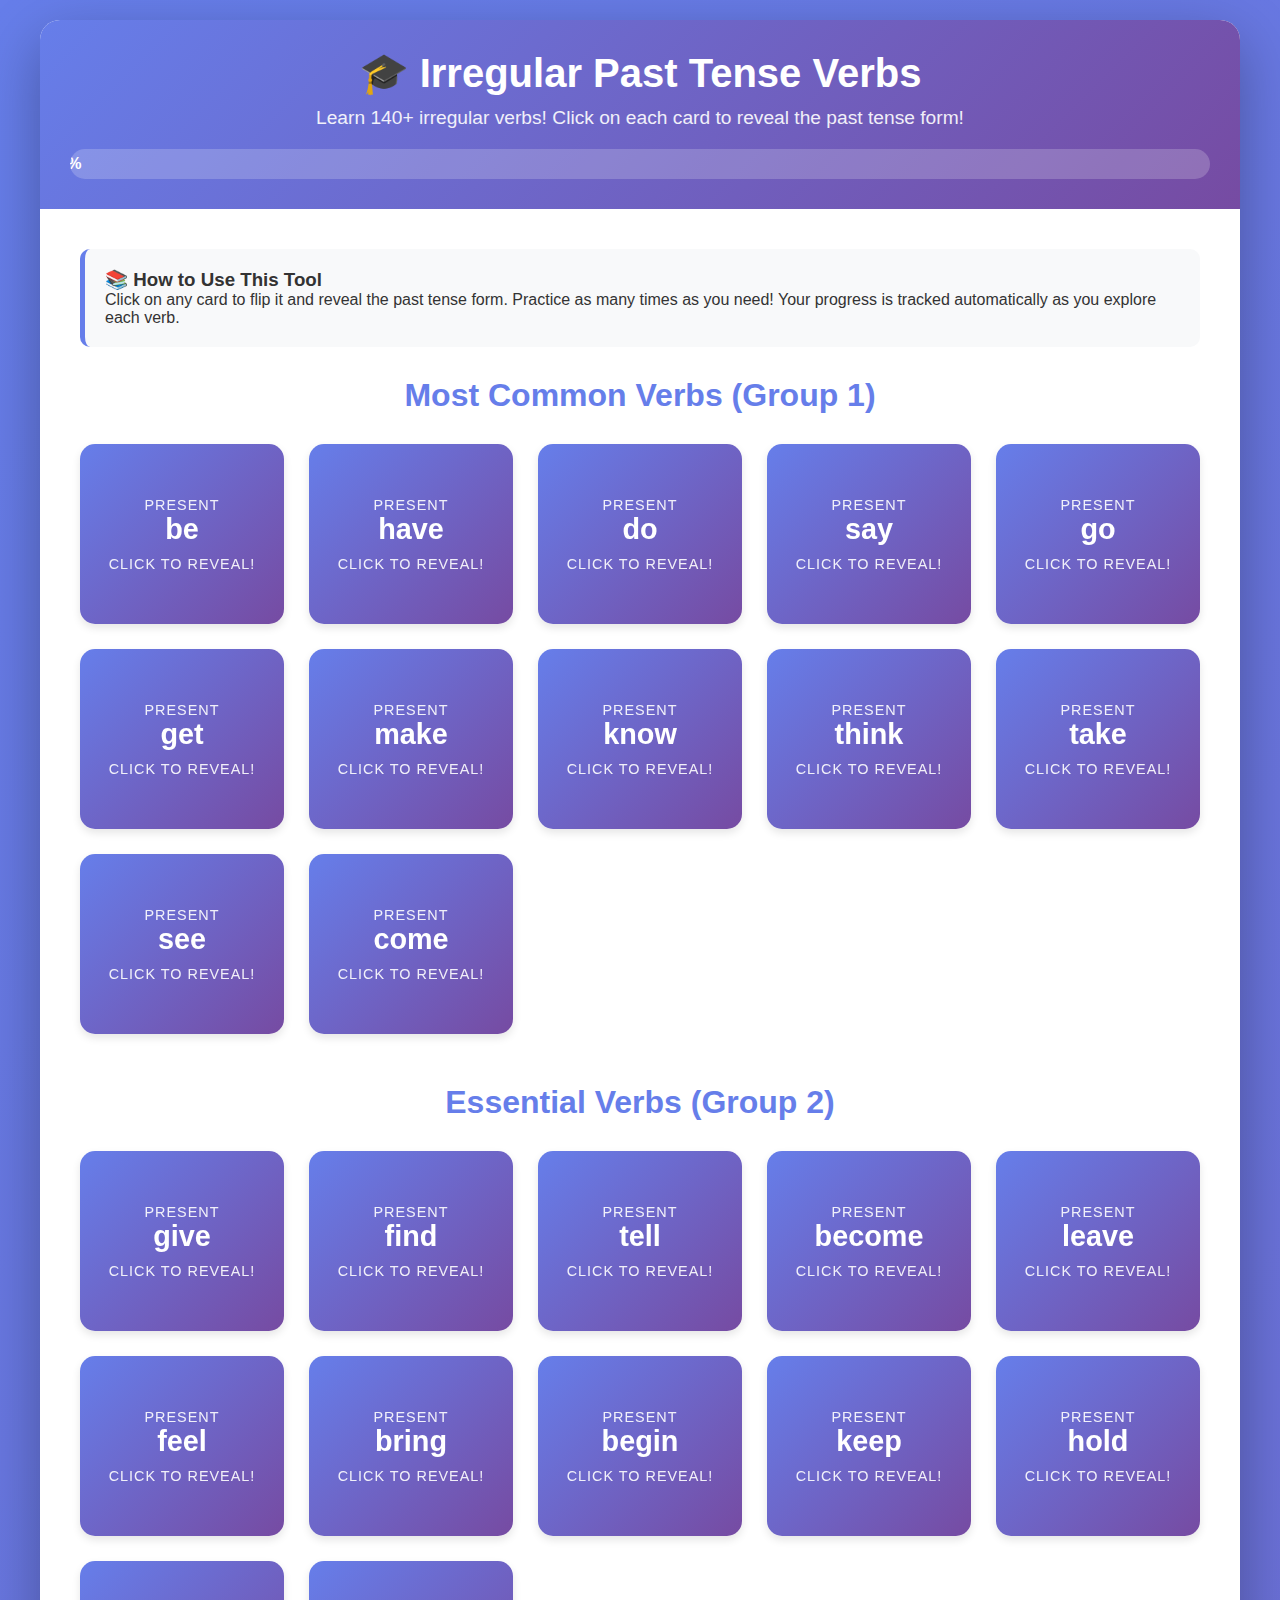
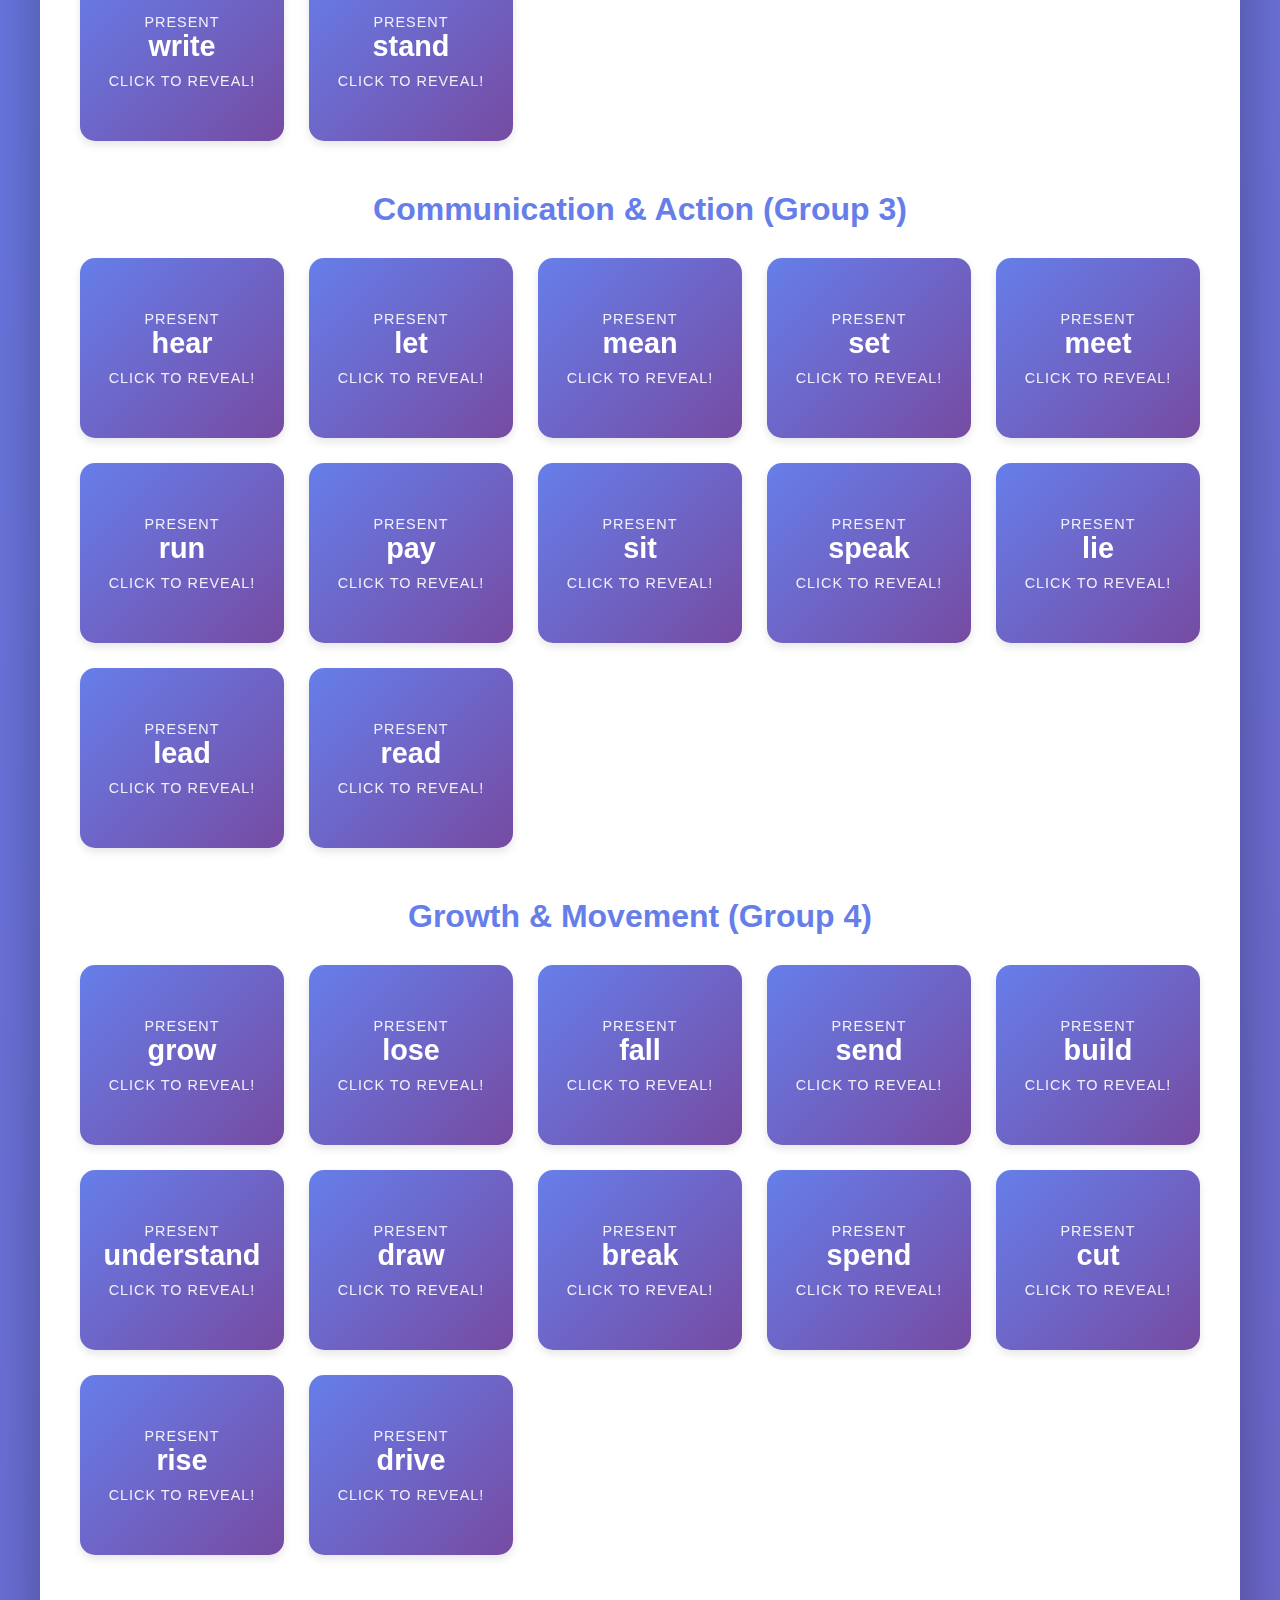
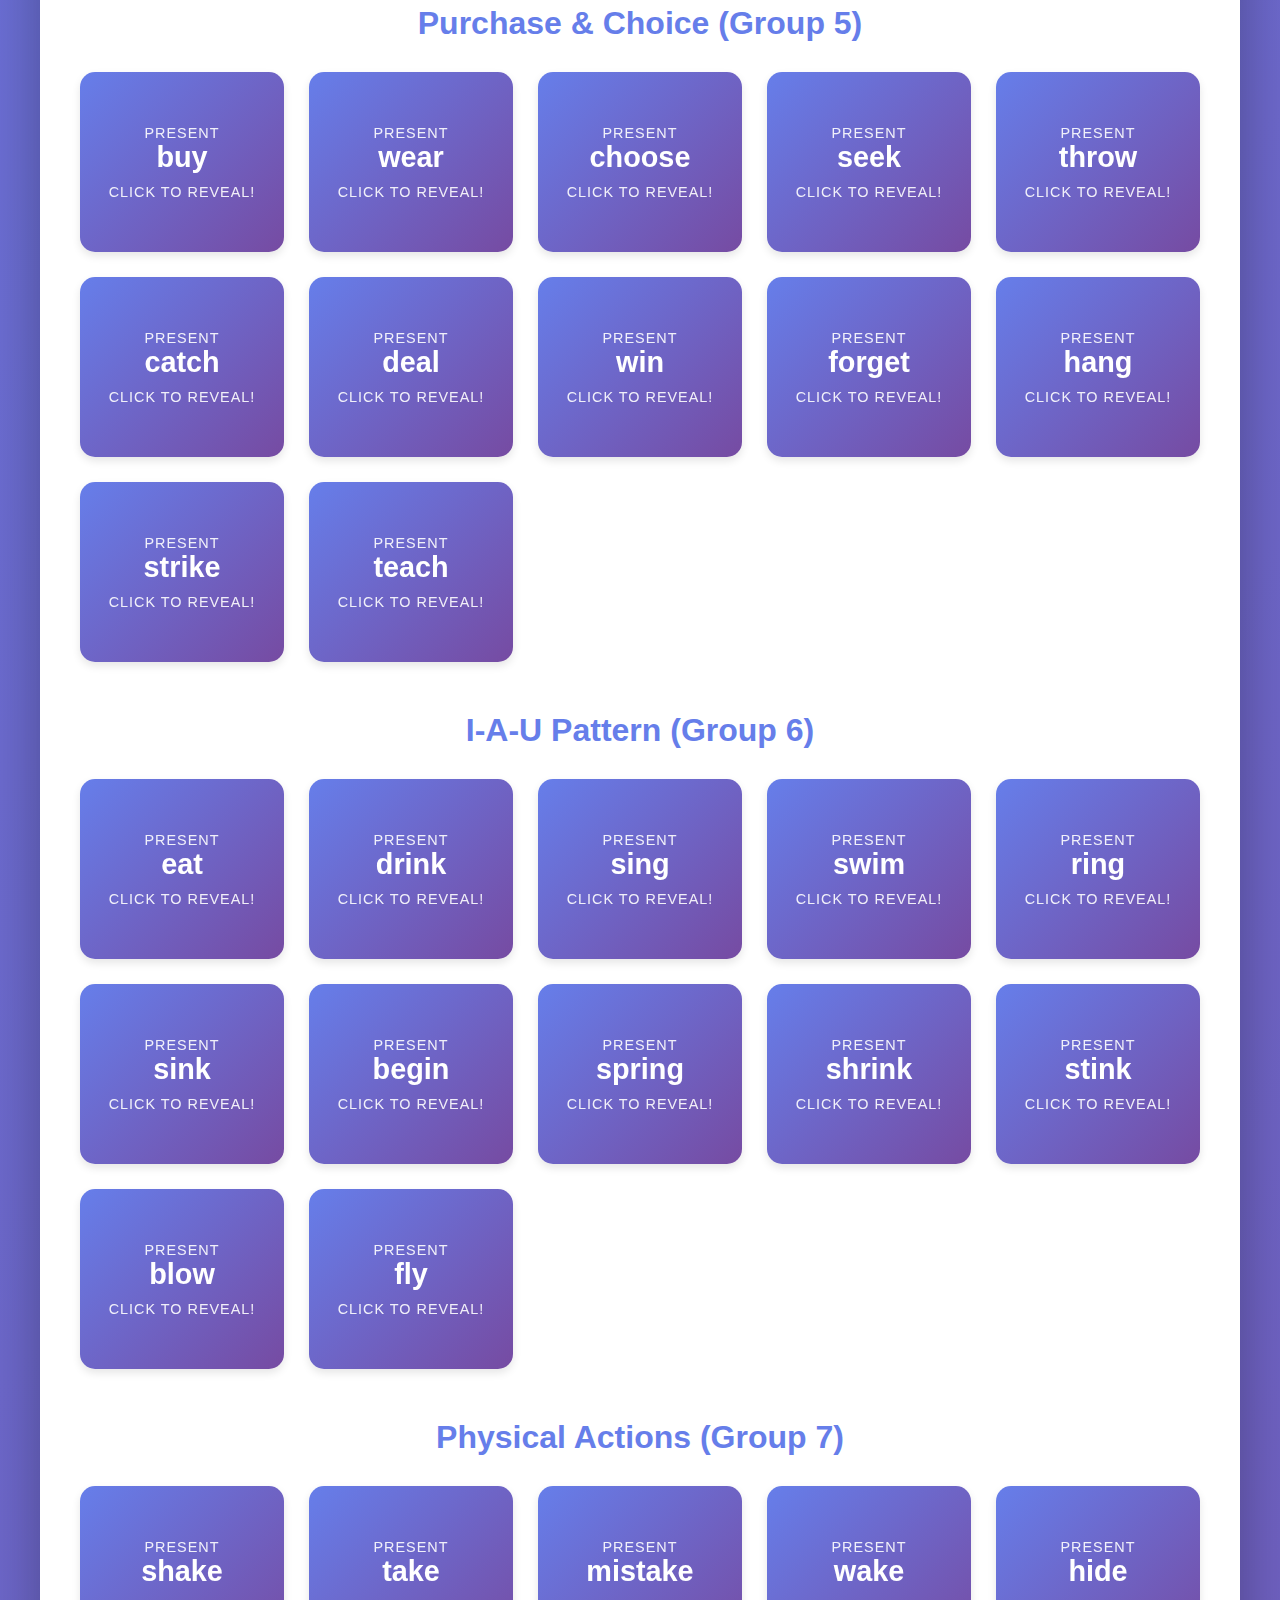
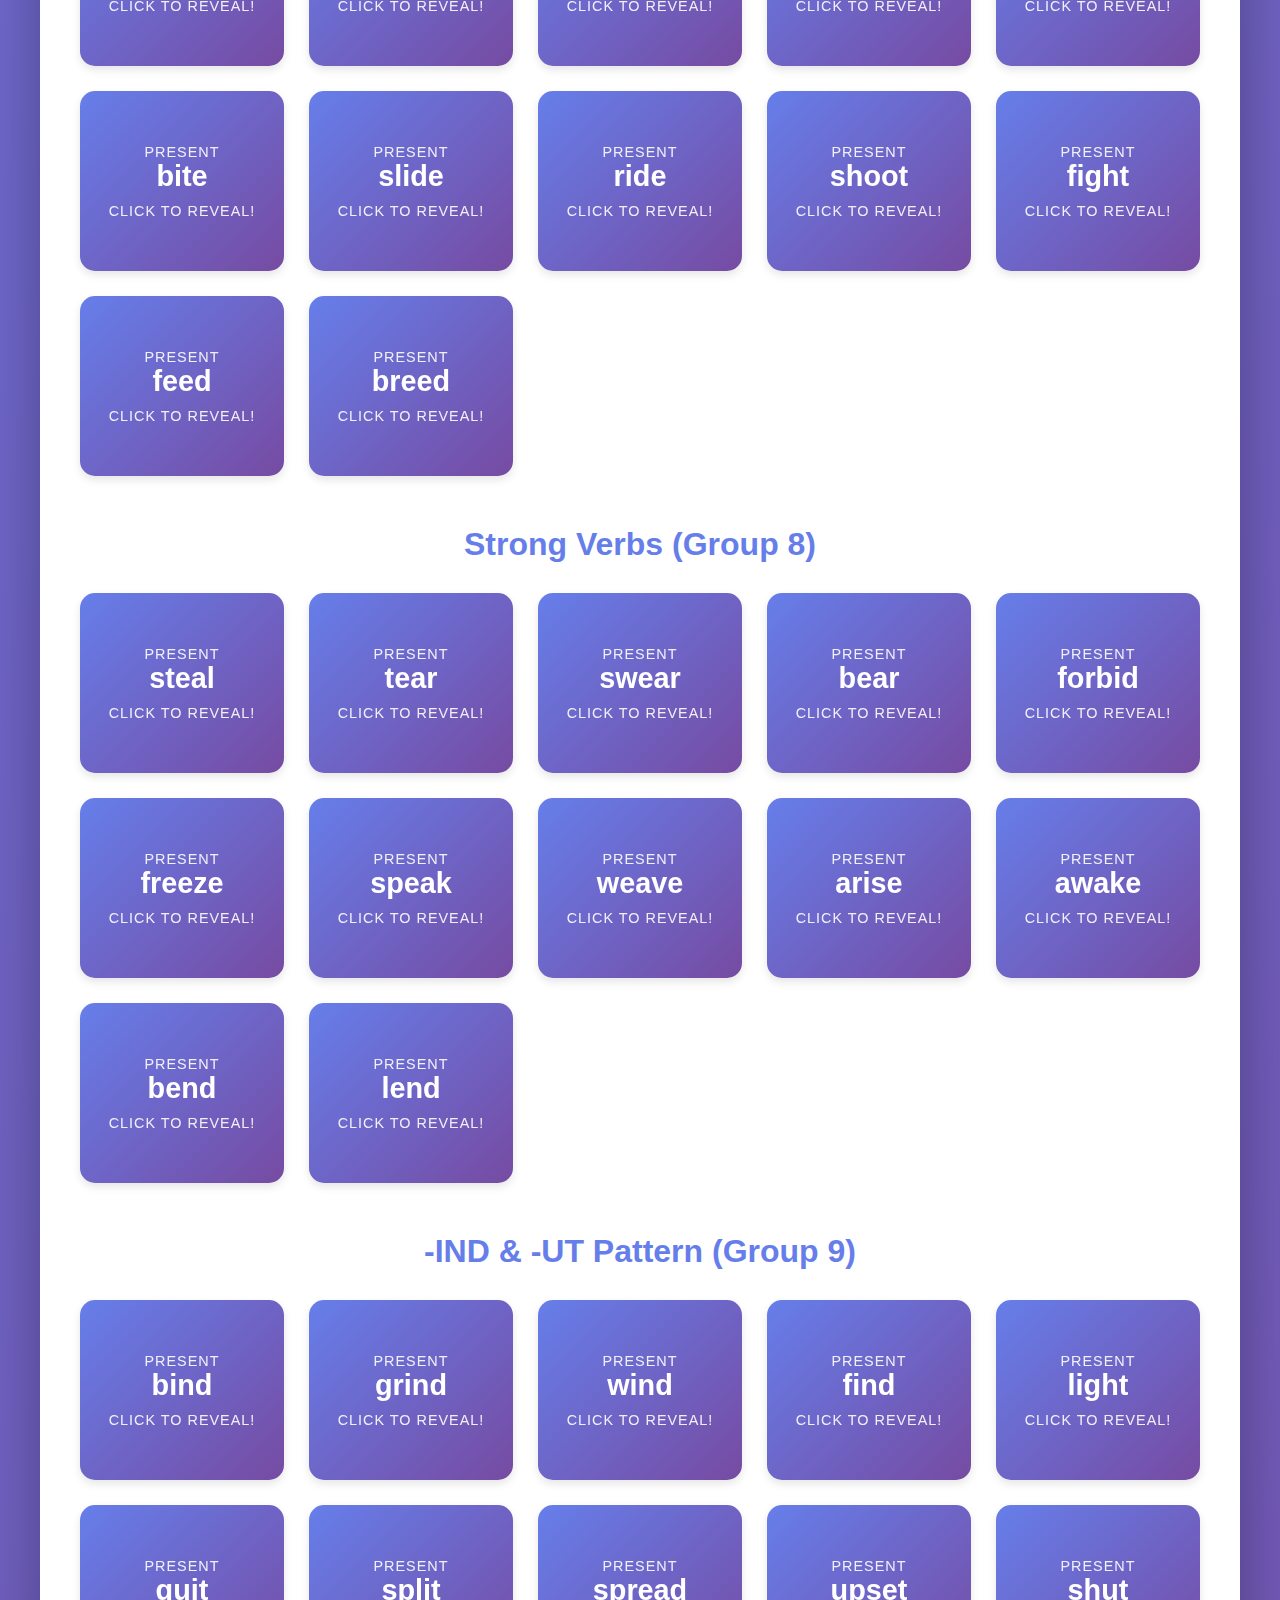
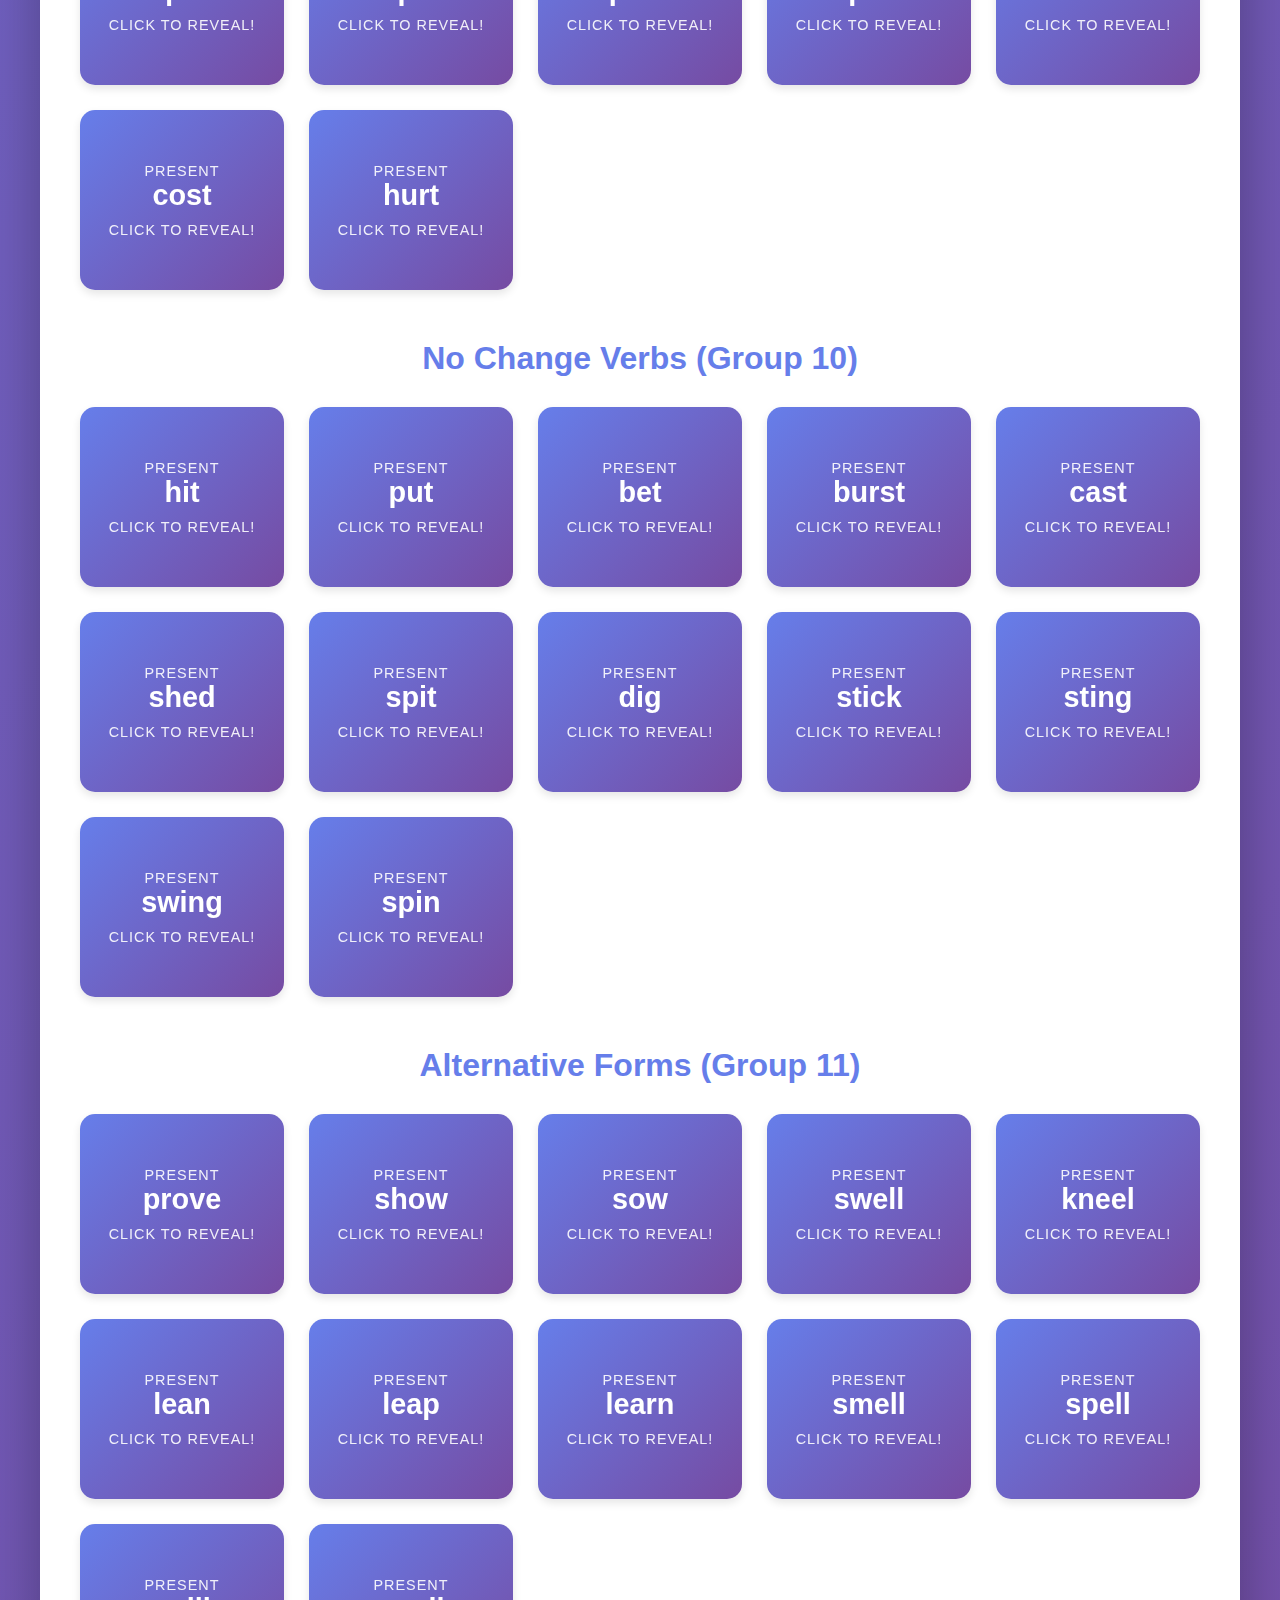
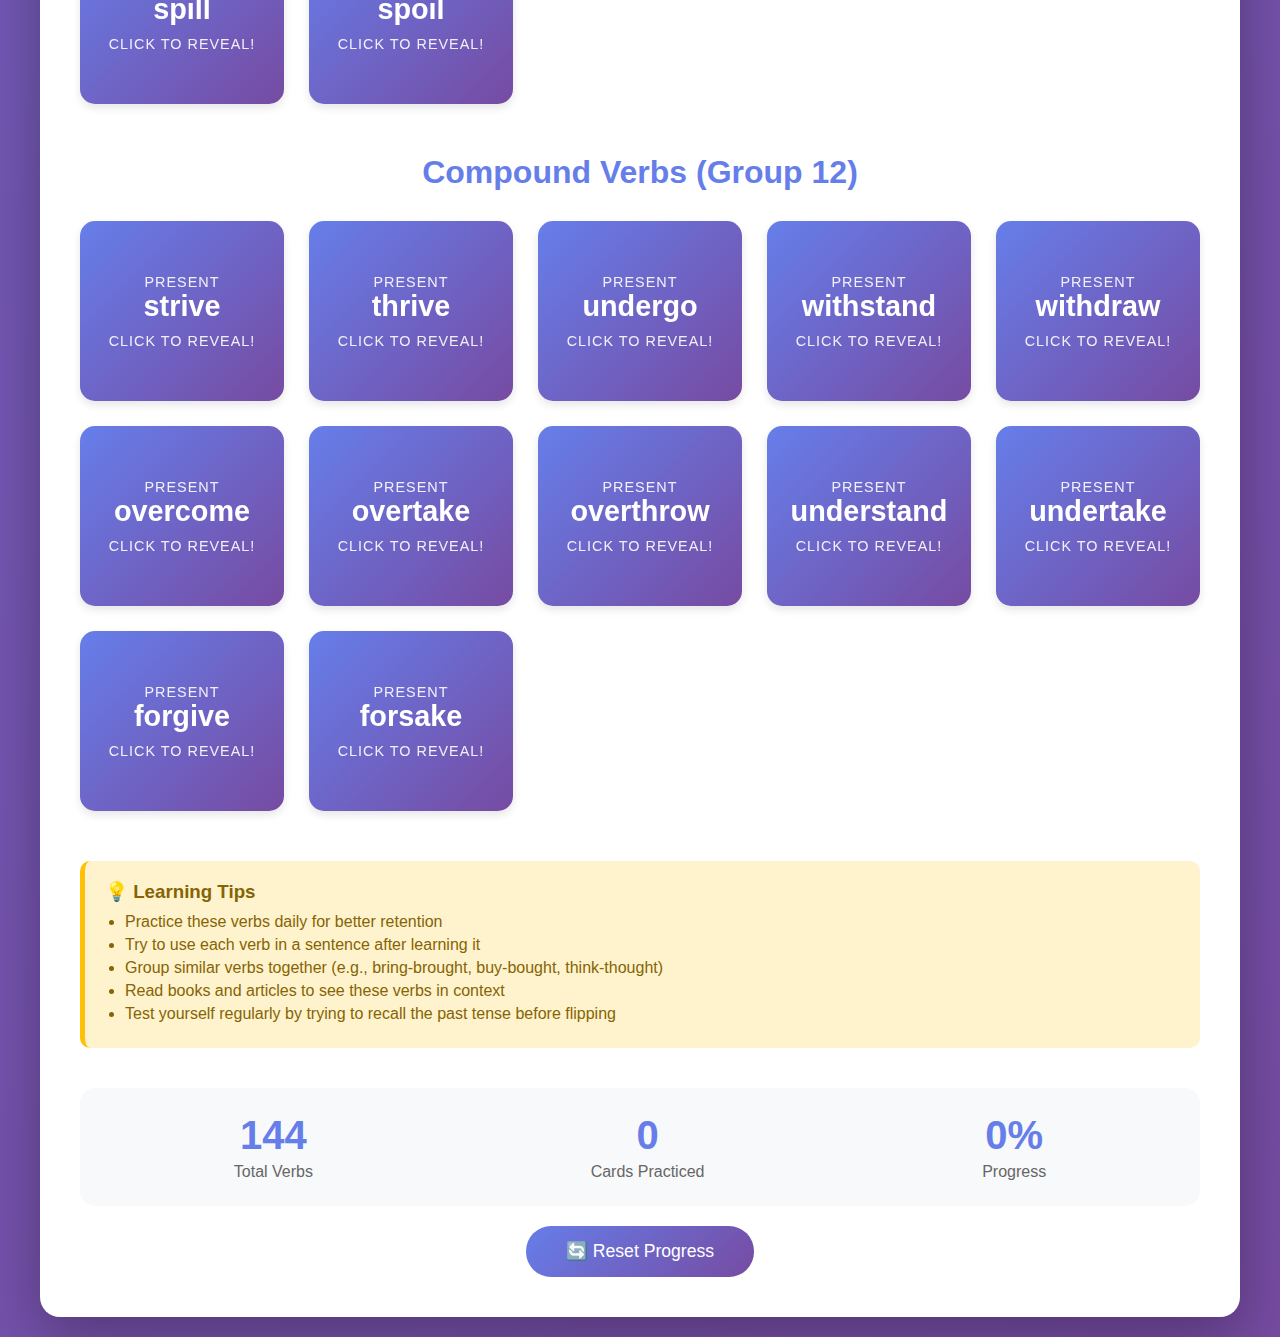
<file: irregular_verbs_learning.html>
<!DOCTYPE html>
<html lang="en">
<head>
    <meta charset="UTF-8">
    <meta name="viewport" content="width=device-width, initial-scale=1.0">
    <title>Irregular Past Tense Verbs - Interactive Learning</title>
    <style>
        * {
            margin: 0;
            padding: 0;
            box-sizing: border-box;
        }

        body {
            font-family: 'Segoe UI', Tahoma, Geneva, Verdana, sans-serif;
            background: linear-gradient(135deg, #667eea 0%, #764ba2 100%);
            min-height: 100vh;
            padding: 20px;
            color: #333;
        }

        .container {
            max-width: 1200px;
            margin: 0 auto;
            background: white;
            border-radius: 20px;
            box-shadow: 0 20px 60px rgba(0,0,0,0.3);
            overflow: hidden;
        }

        .header {
            background: linear-gradient(135deg, #667eea 0%, #764ba2 100%);
            color: white;
            padding: 30px;
            text-align: center;
        }

        .header h1 {
            font-size: 2.5em;
            margin-bottom: 10px;
        }

        .header p {
            font-size: 1.2em;
            opacity: 0.9;
        }

        .progress-bar {
            background: rgba(255,255,255,0.2);
            height: 30px;
            border-radius: 15px;
            margin-top: 20px;
            overflow: hidden;
        }

        .progress-fill {
            background: #4CAF50;
            height: 100%;
            width: 0%;
            transition: width 0.5s ease;
            display: flex;
            align-items: center;
            justify-content: center;
            color: white;
            font-weight: bold;
        }

        .content {
            padding: 40px;
        }

        .section {
            margin-bottom: 50px;
        }

        .section h2 {
            color: #667eea;
            font-size: 2em;
            margin-bottom: 20px;
            text-align: center;
        }

        .section-intro {
            background: #f8f9fa;
            padding: 20px;
            border-radius: 10px;
            margin-bottom: 30px;
            border-left: 5px solid #667eea;
        }

        .cards-grid {
            display: grid;
            grid-template-columns: repeat(auto-fit, minmax(200px, 1fr));
            gap: 25px;
            margin-top: 30px;
        }

        .flip-card {
            background-color: transparent;
            width: 100%;
            height: 180px;
            perspective: 1000px;
            cursor: pointer;
        }

        .flip-card-inner {
            position: relative;
            width: 100%;
            height: 100%;
            text-align: center;
            transition: transform 0.6s;
            transform-style: preserve-3d;
        }

        .flip-card.flipped .flip-card-inner {
            transform: rotateY(180deg);
        }

        .flip-card-front, .flip-card-back {
            position: absolute;
            width: 100%;
            height: 100%;
            backface-visibility: hidden;
            border-radius: 15px;
            display: flex;
            flex-direction: column;
            justify-content: center;
            align-items: center;
            padding: 20px;
            box-shadow: 0 4px 8px rgba(0,0,0,0.1);
        }

        .flip-card-front {
            background: linear-gradient(135deg, #667eea 0%, #764ba2 100%);
            color: white;
        }

        .flip-card-back {
            background: linear-gradient(135deg, #f093fb 0%, #f5576c 100%);
            color: white;
            transform: rotateY(180deg);
        }

        .verb-present {
            font-size: 1.8em;
            font-weight: bold;
            margin-bottom: 10px;
        }

        .verb-label {
            font-size: 0.9em;
            opacity: 0.9;
            text-transform: uppercase;
            letter-spacing: 1px;
        }

        .verb-past {
            font-size: 1.8em;
            font-weight: bold;
            margin-bottom: 10px;
        }

        .verb-example {
            font-size: 0.85em;
            opacity: 0.95;
            font-style: italic;
            margin-top: 10px;
        }

        .stats {
            background: #f8f9fa;
            padding: 25px;
            border-radius: 15px;
            display: flex;
            justify-content: space-around;
            margin-top: 40px;
            flex-wrap: wrap;
            gap: 20px;
        }

        .stat-item {
            text-align: center;
        }

        .stat-number {
            font-size: 2.5em;
            font-weight: bold;
            color: #667eea;
        }

        .stat-label {
            font-size: 1em;
            color: #666;
            margin-top: 5px;
        }

        .reset-btn {
            background: linear-gradient(135deg, #667eea 0%, #764ba2 100%);
            color: white;
            border: none;
            padding: 15px 40px;
            font-size: 1.1em;
            border-radius: 25px;
            cursor: pointer;
            margin-top: 20px;
            transition: transform 0.2s;
            display: block;
            margin-left: auto;
            margin-right: auto;
        }

        .reset-btn:hover {
            transform: scale(1.05);
        }

        .tips {
            background: #fff3cd;
            border-left: 5px solid #ffc107;
            padding: 20px;
            border-radius: 10px;
            margin: 30px 0;
        }

        .tips h3 {
            color: #856404;
            margin-bottom: 10px;
        }

        .tips ul {
            margin-left: 20px;
            color: #856404;
        }

        .tips li {
            margin: 5px 0;
        }

        @media (max-width: 768px) {
            .header h1 {
                font-size: 1.8em;
            }
            
            .cards-grid {
                grid-template-columns: repeat(auto-fit, minmax(150px, 1fr));
                gap: 15px;
            }
            
            .flip-card {
                height: 150px;
            }
            
            .verb-present, .verb-past {
                font-size: 1.4em;
            }
        }
    </style>
</head>
<body>
    <div class="container">
        <div class="header">
            <h1>🎓 Irregular Past Tense Verbs</h1>
            <p>Learn 140+ irregular verbs! Click on each card to reveal the past tense form!</p>
            <div class="progress-bar">
                <div class="progress-fill" id="progressFill">0%</div>
            </div>
        </div>

        <div class="content">
            <div class="section-intro">
                <h3>📚 How to Use This Tool</h3>
                <p>Click on any card to flip it and reveal the past tense form. Practice as many times as you need! Your progress is tracked automatically as you explore each verb.</p>
            </div>

            <div class="section">
                <h2>Most Common Verbs (Group 1)</h2>
                <div class="cards-grid" id="group1"></div>
            </div>

            <div class="section">
                <h2>Essential Verbs (Group 2)</h2>
                <div class="cards-grid" id="group2"></div>
            </div>

            <div class="section">
                <h2>Communication & Action (Group 3)</h2>
                <div class="cards-grid" id="group3"></div>
            </div>

            <div class="section">
                <h2>Growth & Movement (Group 4)</h2>
                <div class="cards-grid" id="group4"></div>
            </div>

            <div class="section">
                <h2>Purchase & Choice (Group 5)</h2>
                <div class="cards-grid" id="group5"></div>
            </div>

            <div class="section">
                <h2>I-A-U Pattern (Group 6)</h2>
                <div class="cards-grid" id="group6"></div>
            </div>

            <div class="section">
                <h2>Physical Actions (Group 7)</h2>
                <div class="cards-grid" id="group7"></div>
            </div>

            <div class="section">
                <h2>Strong Verbs (Group 8)</h2>
                <div class="cards-grid" id="group8"></div>
            </div>

            <div class="section">
                <h2>-IND & -UT Pattern (Group 9)</h2>
                <div class="cards-grid" id="group9"></div>
            </div>

            <div class="section">
                <h2>No Change Verbs (Group 10)</h2>
                <div class="cards-grid" id="group10"></div>
            </div>

            <div class="section">
                <h2>Alternative Forms (Group 11)</h2>
                <div class="cards-grid" id="group11"></div>
            </div>

            <div class="section">
                <h2>Compound Verbs (Group 12)</h2>
                <div class="cards-grid" id="group12"></div>
            </div>

            <div class="tips">
                <h3>💡 Learning Tips</h3>
                <ul>
                    <li>Practice these verbs daily for better retention</li>
                    <li>Try to use each verb in a sentence after learning it</li>
                    <li>Group similar verbs together (e.g., bring-brought, buy-bought, think-thought)</li>
                    <li>Read books and articles to see these verbs in context</li>
                    <li>Test yourself regularly by trying to recall the past tense before flipping</li>
                </ul>
            </div>

            <div class="stats">
                <div class="stat-item">
                    <div class="stat-number" id="totalVerbs">0</div>
                    <div class="stat-label">Total Verbs</div>
                </div>
                <div class="stat-item">
                    <div class="stat-number" id="practiced">0</div>
                    <div class="stat-label">Cards Practiced</div>
                </div>
                <div class="stat-item">
                    <div class="stat-number" id="percentage">0%</div>
                    <div class="stat-label">Progress</div>
                </div>
            </div>

            <button class="reset-btn" onclick="resetProgress()">🔄 Reset Progress</button>
        </div>
    </div>

    <script>
        // Comprehensive verb data organized in groups
        const verbGroups = {
            group1: [
                { present: 'be', past: 'was/were', example: 'I was at home yesterday' },
                { present: 'have', past: 'had', example: 'She had a great time' },
                { present: 'do', past: 'did', example: 'He did his homework' },
                { present: 'say', past: 'said', example: 'They said goodbye' },
                { present: 'go', past: 'went', example: 'I went to the store' },
                { present: 'get', past: 'got', example: 'She got a new car' },
                { present: 'make', past: 'made', example: 'He made a cake' },
                { present: 'know', past: 'knew', example: 'I knew the answer' },
                { present: 'think', past: 'thought', example: 'We thought about it' },
                { present: 'take', past: 'took', example: 'She took the bus' },
                { present: 'see', past: 'saw', example: 'I saw a movie' },
                { present: 'come', past: 'came', example: 'They came early' }
            ],
            group2: [
                { present: 'give', past: 'gave', example: 'She gave me a gift' },
                { present: 'find', past: 'found', example: 'I found my keys' },
                { present: 'tell', past: 'told', example: 'He told a story' },
                { present: 'become', past: 'became', example: 'She became a doctor' },
                { present: 'leave', past: 'left', example: 'They left early' },
                { present: 'feel', past: 'felt', example: 'I felt happy' },
                { present: 'bring', past: 'brought', example: 'He brought snacks' },
                { present: 'begin', past: 'began', example: 'The show began' },
                { present: 'keep', past: 'kept', example: 'She kept the secret' },
                { present: 'hold', past: 'held', example: 'I held the door' },
                { present: 'write', past: 'wrote', example: 'He wrote a letter' },
                { present: 'stand', past: 'stood', example: 'We stood in line' }
            ],
            group3: [
                { present: 'hear', past: 'heard', example: 'I heard a noise' },
                { present: 'let', past: 'let', example: 'She let me in' },
                { present: 'mean', past: 'meant', example: 'I meant to call' },
                { present: 'set', past: 'set', example: 'He set the table' },
                { present: 'meet', past: 'met', example: 'We met yesterday' },
                { present: 'run', past: 'ran', example: 'She ran fast' },
                { present: 'pay', past: 'paid', example: 'I paid the bill' },
                { present: 'sit', past: 'sat', example: 'He sat down' },
                { present: 'speak', past: 'spoke', example: 'She spoke clearly' },
                { present: 'lie', past: 'lay', example: 'He lay on the bed' },
                { present: 'lead', past: 'led', example: 'She led the team' },
                { present: 'read', past: 'read', example: 'I read the book' }
            ],
            group4: [
                { present: 'grow', past: 'grew', example: 'The plant grew tall' },
                { present: 'lose', past: 'lost', example: 'I lost my wallet' },
                { present: 'fall', past: 'fell', example: 'She fell down' },
                { present: 'send', past: 'sent', example: 'He sent an email' },
                { present: 'build', past: 'built', example: 'They built a house' },
                { present: 'understand', past: 'understood', example: 'I understood it' },
                { present: 'draw', past: 'drew', example: 'She drew a picture' },
                { present: 'break', past: 'broke', example: 'He broke the vase' },
                { present: 'spend', past: 'spent', example: 'We spent time together' },
                { present: 'cut', past: 'cut', example: 'I cut the paper' },
                { present: 'rise', past: 'rose', example: 'The sun rose early' },
                { present: 'drive', past: 'drove', example: 'She drove to work' }
            ],
            group5: [
                { present: 'buy', past: 'bought', example: 'I bought a phone' },
                { present: 'wear', past: 'wore', example: 'She wore a dress' },
                { present: 'choose', past: 'chose', example: 'He chose the red one' },
                { present: 'seek', past: 'sought', example: 'They sought help' },
                { present: 'throw', past: 'threw', example: 'I threw the ball' },
                { present: 'catch', past: 'caught', example: 'She caught it' },
                { present: 'deal', past: 'dealt', example: 'He dealt the cards' },
                { present: 'win', past: 'won', example: 'We won the game' },
                { present: 'forget', past: 'forgot', example: 'I forgot my keys' },
                { present: 'hang', past: 'hung', example: 'She hung the picture' },
                { present: 'strike', past: 'struck', example: 'Lightning struck' },
                { present: 'teach', past: 'taught', example: 'He taught English' }
            ],
            group6: [
                { present: 'eat', past: 'ate', example: 'I ate breakfast' },
                { present: 'drink', past: 'drank', example: 'She drank water' },
                { present: 'sing', past: 'sang', example: 'He sang a song' },
                { present: 'swim', past: 'swam', example: 'We swam in the pool' },
                { present: 'ring', past: 'rang', example: 'The bell rang' },
                { present: 'sink', past: 'sank', example: 'The ship sank' },
                { present: 'begin', past: 'began', example: 'School began' },
                { present: 'spring', past: 'sprang', example: 'He sprang up' },
                { present: 'shrink', past: 'shrank', example: 'It shrank in wash' },
                { present: 'stink', past: 'stank', example: 'It stank badly' },
                { present: 'blow', past: 'blew', example: 'Wind blew hard' },
                { present: 'fly', past: 'flew', example: 'Birds flew away' }
            ],
            group7: [
                { present: 'shake', past: 'shook', example: 'He shook my hand' },
                { present: 'take', past: 'took', example: 'She took a photo' },
                { present: 'mistake', past: 'mistook', example: 'I mistook him' },
                { present: 'wake', past: 'woke', example: 'I woke up early' },
                { present: 'hide', past: 'hid', example: 'They hid the treasure' },
                { present: 'bite', past: 'bit', example: 'The dog bit me' },
                { present: 'slide', past: 'slid', example: 'She slid down' },
                { present: 'ride', past: 'rode', example: 'He rode a bike' },
                { present: 'shoot', past: 'shot', example: 'They shot arrows' },
                { present: 'fight', past: 'fought', example: 'They fought bravely' },
                { present: 'feed', past: 'fed', example: 'I fed the cat' },
                { present: 'breed', past: 'bred', example: 'They bred horses' }
            ],
            group8: [
                { present: 'steal', past: 'stole', example: 'Someone stole it' },
                { present: 'tear', past: 'tore', example: 'She tore the paper' },
                { present: 'swear', past: 'swore', example: 'He swore an oath' },
                { present: 'bear', past: 'bore', example: 'She bore a child' },
                { present: 'forbid', past: 'forbade', example: 'He forbade it' },
                { present: 'freeze', past: 'froze', example: 'Water froze solid' },
                { present: 'speak', past: 'spoke', example: 'She spoke loudly' },
                { present: 'weave', past: 'wove', example: 'She wove a basket' },
                { present: 'arise', past: 'arose', example: 'Problems arose' },
                { present: 'awake', past: 'awoke', example: 'I awoke suddenly' },
                { present: 'bend', past: 'bent', example: 'He bent the wire' },
                { present: 'lend', past: 'lent', example: 'She lent me money' }
            ],
            group9: [
                { present: 'bind', past: 'bound', example: 'They bound the books' },
                { present: 'grind', past: 'ground', example: 'I ground the coffee' },
                { present: 'wind', past: 'wound', example: 'She wound the clock' },
                { present: 'find', past: 'found', example: 'We found the way' },
                { present: 'light', past: 'lit', example: 'He lit the candle' },
                { present: 'quit', past: 'quit', example: 'I quit my job' },
                { present: 'split', past: 'split', example: 'We split the cost' },
                { present: 'spread', past: 'spread', example: 'She spread butter' },
                { present: 'upset', past: 'upset', example: 'It upset me' },
                { present: 'shut', past: 'shut', example: 'He shut the door' },
                { present: 'cost', past: 'cost', example: 'It cost a lot' },
                { present: 'hurt', past: 'hurt', example: 'My leg hurt' }
            ],
            group10: [
                { present: 'hit', past: 'hit', example: 'She hit the ball' },
                { present: 'put', past: 'put', example: 'I put it there' },
                { present: 'bet', past: 'bet', example: 'He bet on horses' },
                { present: 'burst', past: 'burst', example: 'The balloon burst' },
                { present: 'cast', past: 'cast', example: 'They cast votes' },
                { present: 'shed', past: 'shed', example: 'Trees shed leaves' },
                { present: 'spit', past: 'spit', example: 'He spit it out' },
                { present: 'dig', past: 'dug', example: 'We dug a hole' },
                { present: 'stick', past: 'stuck', example: 'It stuck to me' },
                { present: 'sting', past: 'stung', example: 'A bee stung me' },
                { present: 'swing', past: 'swung', example: 'She swung the bat' },
                { present: 'spin', past: 'spun', example: 'The wheel spun' }
            ],
            group11: [
                { present: 'prove', past: 'proved', example: 'He proved it right' },
                { present: 'show', past: 'showed', example: 'She showed me' },
                { present: 'sow', past: 'sowed', example: 'They sowed seeds' },
                { present: 'swell', past: 'swelled', example: 'My ankle swelled' },
                { present: 'kneel', past: 'knelt', example: 'She knelt down' },
                { present: 'lean', past: 'leant', example: 'He leant forward' },
                { present: 'leap', past: 'leapt', example: 'She leapt high' },
                { present: 'learn', past: 'learnt', example: 'I learnt French' },
                { present: 'smell', past: 'smelt', example: 'It smelt good' },
                { present: 'spell', past: 'spelt', example: 'She spelt it right' },
                { present: 'spill', past: 'spilt', example: 'I spilt the milk' },
                { present: 'spoil', past: 'spoilt', example: 'Rain spoilt it' }
            ],
            group12: [
                { present: 'strive', past: 'strove', example: 'She strove hard' },
                { present: 'thrive', past: 'throve', example: 'Business throve' },
                { present: 'undergo', past: 'underwent', example: 'He underwent surgery' },
                { present: 'withstand', past: 'withstood', example: 'It withstood pressure' },
                { present: 'withdraw', past: 'withdrew', example: 'She withdrew money' },
                { present: 'overcome', past: 'overcame', example: 'I overcame fear' },
                { present: 'overtake', past: 'overtook', example: 'He overtook me' },
                { present: 'overthrow', past: 'overthrew', example: 'They overthrew it' },
                { present: 'understand', past: 'understood', example: 'We understood it' },
                { present: 'undertake', past: 'undertook', example: 'She undertook it' },
                { present: 'forgive', past: 'forgave', example: 'I forgave him' },
                { present: 'forsake', past: 'forsook', example: 'He forsook all' }
            ]
        };

        let practicedVerbs = new Set();

        function createCard(verb, groupId) {
            const card = document.createElement('div');
            card.className = 'flip-card';
            card.innerHTML = `
                <div class="flip-card-inner">
                    <div class="flip-card-front">
                        <div class="verb-label">Present</div>
                        <div class="verb-present">${verb.present}</div>
                        <div class="verb-label">Click to reveal!</div>
                    </div>
                    <div class="flip-card-back">
                        <div class="verb-label">Past Tense</div>
                        <div class="verb-past">${verb.past}</div>
                        <div class="verb-example">"${verb.example}"</div>
                    </div>
                </div>
            `;

            card.addEventListener('click', function() {
                this.classList.toggle('flipped');
                if (this.classList.contains('flipped')) {
                    practicedVerbs.add(`${groupId}-${verb.present}`);
                    updateStats();
                }
            });

            return card;
        }

        function initializeCards() {
            Object.keys(verbGroups).forEach(groupId => {
                const container = document.getElementById(groupId);
                verbGroups[groupId].forEach(verb => {
                    container.appendChild(createCard(verb, groupId));
                });
            });
            updateStats();
        }

        function updateStats() {
            const totalVerbs = Object.values(verbGroups).reduce((sum, group) => sum + group.length, 0);
            const practiced = practicedVerbs.size;
            const percentage = Math.round((practiced / totalVerbs) * 100);

            document.getElementById('totalVerbs').textContent = totalVerbs;
            document.getElementById('practiced').textContent = practiced;
            document.getElementById('percentage').textContent = percentage + '%';
            
            const progressFill = document.getElementById('progressFill');
            progressFill.style.width = percentage + '%';
            progressFill.textContent = percentage + '%';
        }

        function resetProgress() {
            practicedVerbs.clear();
            document.querySelectorAll('.flip-card').forEach(card => {
                card.classList.remove('flipped');
            });
            updateStats();
        }

        // Initialize on page load
        window.addEventListener('DOMContentLoaded', initializeCards);
    </script>
</body>
</html>
</file>
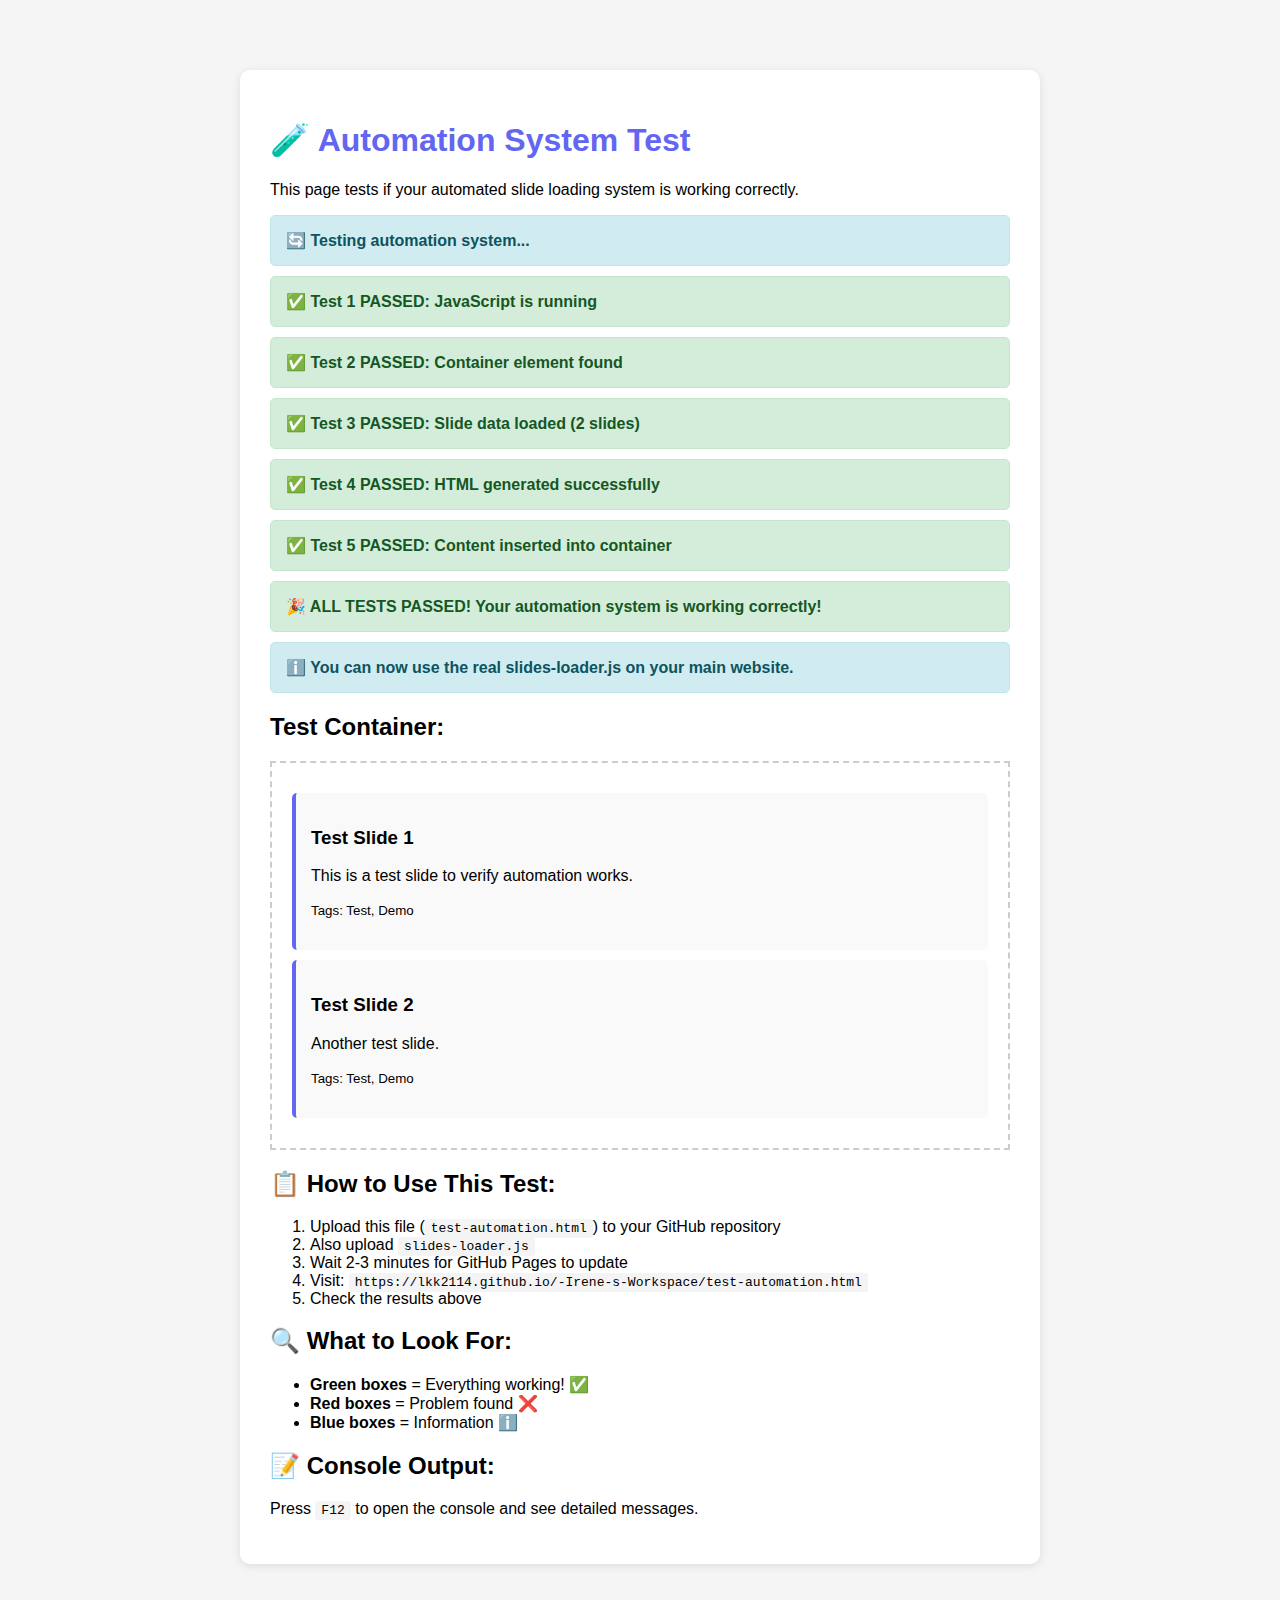
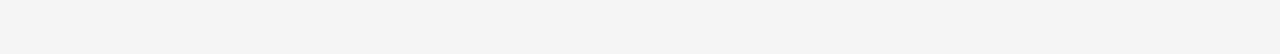
<file: test-automation.html>
<!DOCTYPE html>
<html lang="en">
<head>
    <meta charset="UTF-8">
    <meta name="viewport" content="width=device-width, initial-scale=1.0">
    <title>Test Automation System</title>
    <style>
        body {
            font-family: Arial, sans-serif;
            max-width: 800px;
            margin: 50px auto;
            padding: 20px;
            background: #f5f5f5;
        }
        .test-box {
            background: white;
            padding: 30px;
            border-radius: 10px;
            box-shadow: 0 2px 10px rgba(0,0,0,0.1);
            margin-bottom: 20px;
        }
        h1 {
            color: #6366f1;
        }
        .status {
            padding: 15px;
            border-radius: 5px;
            margin: 10px 0;
            font-weight: bold;
        }
        .success {
            background: #d4edda;
            color: #155724;
            border: 1px solid #c3e6cb;
        }
        .error {
            background: #f8d7da;
            color: #721c24;
            border: 1px solid #f5c6cb;
        }
        .info {
            background: #d1ecf1;
            color: #0c5460;
            border: 1px solid #bee5eb;
        }
        #test-container {
            min-height: 100px;
            border: 2px dashed #ccc;
            padding: 20px;
            margin: 20px 0;
        }
        .project-card {
            background: #f9f9f9;
            padding: 15px;
            margin: 10px 0;
            border-radius: 5px;
            border-left: 4px solid #6366f1;
        }
        code {
            background: #f4f4f4;
            padding: 2px 6px;
            border-radius: 3px;
            font-family: monospace;
        }
    </style>
</head>
<body>
    <div class="test-box">
        <h1>🧪 Automation System Test</h1>
        <p>This page tests if your automated slide loading system is working correctly.</p>
        
        <div id="status-messages"></div>
        
        <h2>Test Container:</h2>
        <div id="test-container">
            <p style="color: #999;">Waiting for slides to load...</p>
        </div>
        
        <h2>📋 How to Use This Test:</h2>
        <ol>
            <li>Upload this file (<code>test-automation.html</code>) to your GitHub repository</li>
            <li>Also upload <code>slides-loader.js</code></li>
            <li>Wait 2-3 minutes for GitHub Pages to update</li>
            <li>Visit: <code>https://lkk2114.github.io/-Irene-s-Workspace/test-automation.html</code></li>
            <li>Check the results above</li>
        </ol>
        
        <h2>🔍 What to Look For:</h2>
        <ul>
            <li><strong>Green boxes</strong> = Everything working! ✅</li>
            <li><strong>Red boxes</strong> = Problem found ❌</li>
            <li><strong>Blue boxes</strong> = Information ℹ️</li>
        </ul>
        
        <h2>📝 Console Output:</h2>
        <p>Press <code>F12</code> to open the console and see detailed messages.</p>
    </div>

    <!-- Include the slides-loader script with modified container ID -->
    <script>
        // Modified version of slides-loader.js for testing
        function testLoadSlides() {
            const statusDiv = document.getElementById('status-messages');
            const testContainer = document.getElementById('test-container');
            
            function addStatus(message, type = 'info') {
                const div = document.createElement('div');
                div.className = `status ${type}`;
                div.textContent = message;
                statusDiv.appendChild(div);
                console.log(`[${type.toUpperCase()}] ${message}`);
            }
            
            addStatus('🔄 Testing automation system...', 'info');
            
            // Test 1: Check if function can run
            try {
                addStatus('✅ Test 1 PASSED: JavaScript is running', 'success');
            } catch (e) {
                addStatus('❌ Test 1 FAILED: ' + e.message, 'error');
                return;
            }
            
            // Test 2: Check if container exists
            if (testContainer) {
                addStatus('✅ Test 2 PASSED: Container element found', 'success');
            } else {
                addStatus('❌ Test 2 FAILED: Container element not found', 'error');
                return;
            }
            
            // Test 3: Try to load slides
            try {
                const slideFiles = [
                    {
                        filename: 'test-slide.html',
                        title: 'Test Slide 1',
                        description: 'This is a test slide to verify automation works.',
                        tags: ['Test', 'Demo']
                    },
                    {
                        filename: 'test-slide-2.html',
                        title: 'Test Slide 2',
                        description: 'Another test slide.',
                        tags: ['Test', 'Demo']
                    }
                ];
                
                addStatus(`✅ Test 3 PASSED: Slide data loaded (${slideFiles.length} slides)`, 'success');
                
                // Test 4: Generate HTML
                let html = '';
                slideFiles.forEach((slide, index) => {
                    html += `
                        <div class="project-card">
                            <h3>${slide.title}</h3>
                            <p>${slide.description}</p>
                            <p><small>Tags: ${slide.tags.join(', ')}</small></p>
                        </div>
                    `;
                });
                
                addStatus('✅ Test 4 PASSED: HTML generated successfully', 'success');
                
                // Test 5: Insert into container
                testContainer.innerHTML = html;
                addStatus('✅ Test 5 PASSED: Content inserted into container', 'success');
                
                // Final result
                addStatus('🎉 ALL TESTS PASSED! Your automation system is working correctly!', 'success');
                addStatus('ℹ️ You can now use the real slides-loader.js on your main website.', 'info');
                
            } catch (e) {
                addStatus('❌ Test FAILED: ' + e.message, 'error');
                addStatus('ℹ️ Check the console (F12) for more details', 'info');
            }
        }
        
        // Run test when page loads
        if (document.readyState === 'loading') {
            document.addEventListener('DOMContentLoaded', testLoadSlides);
        } else {
            testLoadSlides();
        }
    </script>
</body>
</html>
</file>
<file: styles.css>
/* Reset and Base Styles */
* {
    margin: 0;
    padding: 0;
    box-sizing: border-box;
}

:root {
    --primary-color: #6366f1;
    --primary-dark: #4f46e5;
    --secondary-color: #8b5cf6;
    --text-primary: #1f2937;
    --text-secondary: #6b7280;
    --bg-primary: #ffffff;
    --bg-secondary: #f9fafb;
    --border-color: #e5e7eb;
    --shadow: 0 4px 6px -1px rgba(0, 0, 0, 0.1), 0 2px 4px -1px rgba(0, 0, 0, 0.06);
    --shadow-lg: 0 10px 15px -3px rgba(0, 0, 0, 0.1), 0 4px 6px -2px rgba(0, 0, 0, 0.05);
}

html {
    overflow-x: hidden;
    width: 100%;
}

body {
    font-family: 'Inter', -apple-system, BlinkMacSystemFont, 'Segoe UI', Roboto, Oxygen, Ubuntu, Cantarell, sans-serif;
    color: var(--text-primary);
    line-height: 1.6;
    background-color: var(--bg-primary);
    overflow-x: hidden;
    width: 100%;
    max-width: 100vw;
}

.container {
    max-width: 1200px;
    margin: 0 auto;
    padding: 0 2rem;
    overflow-x: hidden;
}

/* Ensure slides container uses full available width */
#lessons .container {
    padding: 0 1rem;
    max-width: 100%;
    overflow-x: visible;
}

#lessons {
    overflow-x: visible;
}

/* Navigation */
.navbar {
    position: fixed;
    top: 0;
    left: 0;
    right: 0;
    background-color: rgba(255, 255, 255, 0.95);
    backdrop-filter: blur(10px);
    box-shadow: var(--shadow);
    z-index: 1000;
}

.nav-wrapper {
    display: flex;
    justify-content: space-between;
    align-items: center;
    padding: 1rem 0;
}

.logo {
    font-size: 1.5rem;
    font-weight: 700;
    color: var(--primary-color);
    text-decoration: none;
    transition: color 0.3s ease;
}

.logo:hover {
    color: var(--primary-dark);
}

.nav-menu {
    display: flex;
    gap: 2rem;
}

.nav-link {
    color: var(--text-primary);
    text-decoration: none;
    font-weight: 500;
    transition: color 0.3s ease;
    position: relative;
}

.nav-link::after {
    content: '';
    position: absolute;
    bottom: -4px;
    left: 0;
    width: 0;
    height: 2px;
    background-color: var(--primary-color);
    transition: width 0.3s ease;
}

.nav-link:hover {
    color: var(--primary-color);
}

.nav-link:hover::after {
    width: 100%;
}

.hamburger {
    display: none;
    flex-direction: column;
    background: none;
    border: none;
    cursor: pointer;
    padding: 0;
}

.hamburger span {
    width: 25px;
    height: 3px;
    background-color: var(--text-primary);
    margin: 3px 0;
    transition: 0.3s;
}

/* Hero Section */
.hero {
    padding: 10rem 0 6rem;
    background: linear-gradient(135deg, #667eea 0%, #764ba2 100%);
    color: white;
    margin-top: 70px;
    position: relative;
    overflow: hidden;
}

.hero::before {
    content: '';
    position: absolute;
    top: 0;
    left: 0;
    right: 0;
    bottom: 0;
    background: url('data:image/svg+xml,<svg width="100" height="100" xmlns="http://www.w3.org/2000/svg"><circle cx="50" cy="50" r="2" fill="rgba(255,255,255,0.1)"/></svg>');
    opacity: 0.3;
}

.hero-content {
    text-align: center;
    position: relative;
    z-index: 1;
}

.hero-greeting {
    font-size: 1.125rem;
    margin-bottom: 1rem;
    opacity: 0.95;
    font-weight: 500;
}

.hero-title {
    font-size: 3.5rem;
    font-weight: 700;
    margin-bottom: 1rem;
    line-height: 1.2;
    animation: fadeInUp 0.8s ease-out;
}

.highlight {
    color: #fbbf24;
    background: linear-gradient(to right, #fbbf24, #f59e0b);
    -webkit-background-clip: text;
    -webkit-text-fill-color: transparent;
    background-clip: text;
}

.hero-subtitle {
    font-size: 1.5rem;
    margin-bottom: 1rem;
    opacity: 0.95;
    font-weight: 600;
    animation: fadeInUp 0.8s ease-out 0.2s both;
}

.hero-description {
    font-size: 1.125rem;
    margin-bottom: 2rem;
    opacity: 0.9;
    max-width: 700px;
    margin-left: auto;
    margin-right: auto;
    line-height: 1.8;
    animation: fadeInUp 0.8s ease-out 0.4s both;
}

.hero-buttons {
    display: flex;
    gap: 1rem;
    justify-content: center;
    flex-wrap: wrap;
    animation: fadeInUp 0.8s ease-out 0.6s both;
}

.hero-scroll {
    position: absolute;
    bottom: 2rem;
    left: 50%;
    transform: translateX(-50%);
    display: flex;
    flex-direction: column;
    align-items: center;
    gap: 0.5rem;
    opacity: 0.8;
    animation: bounce 2s infinite;
}

.hero-scroll span {
    font-size: 0.875rem;
    text-transform: uppercase;
    letter-spacing: 0.1em;
}

@keyframes bounce {
    0%, 20%, 50%, 80%, 100% {
        transform: translateX(-50%) translateY(0);
    }
    40% {
        transform: translateX(-50%) translateY(-10px);
    }
    60% {
        transform: translateX(-50%) translateY(-5px);
    }
}

@keyframes fadeInUp {
    from {
        opacity: 0;
        transform: translateY(30px);
    }
    to {
        opacity: 1;
        transform: translateY(0);
    }
}

/* Buttons */
.btn {
    display: inline-block;
    padding: 0.875rem 2rem;
    border-radius: 0.5rem;
    text-decoration: none;
    font-weight: 600;
    transition: all 0.3s ease;
    border: 2px solid transparent;
    cursor: pointer;
    font-size: 1rem;
}

.btn-primary {
    background-color: white;
    color: var(--primary-color);
    box-shadow: 0 4px 14px 0 rgba(255, 255, 255, 0.2);
}

.btn-primary:hover {
    transform: translateY(-2px);
    box-shadow: 0 6px 20px 0 rgba(255, 255, 255, 0.3);
}

.btn-secondary {
    background-color: transparent;
    color: white;
    border-color: white;
}

.btn-secondary:hover {
    background-color: white;
    color: var(--primary-color);
    transform: translateY(-2px);
}

.btn-outline {
    background-color: rgba(255, 255, 255, 0.1);
    color: white;
    border-color: rgba(255, 255, 255, 0.3);
    backdrop-filter: blur(10px);
}

.btn-outline:hover {
    background-color: rgba(255, 255, 255, 0.2);
    border-color: white;
    transform: translateY(-2px);
}

/* Sections */
.section {
    padding: 5rem 0;
}

.section-alt {
    background-color: var(--bg-secondary);
}

.section-title {
    font-size: 2.5rem;
    font-weight: 700;
    text-align: center;
    margin-bottom: 3rem;
    color: var(--text-primary);
}

/* About Section */
.about-content {
    max-width: 900px;
    margin: 0 auto;
}

.about-intro {
    font-size: 1.25rem;
    color: var(--text-primary);
    font-weight: 500;
    margin-bottom: 1.5rem;
}

.about-text p {
    margin-bottom: 1.5rem;
    color: var(--text-secondary);
    font-size: 1.125rem;
    line-height: 1.8;
}

.stats-grid {
    display: grid;
    grid-template-columns: repeat(auto-fit, minmax(150px, 1fr));
    gap: 2rem;
    margin: 3rem 0;
}

.stat-card {
    text-align: center;
    padding: 1.5rem;
    background: linear-gradient(135deg, var(--primary-color), var(--secondary-color));
    border-radius: 0.75rem;
    color: white;
    transition: transform 0.3s ease;
}

.stat-card:hover {
    transform: translateY(-5px);
}

.stat-card h3 {
    font-size: 2.5rem;
    font-weight: 700;
    margin-bottom: 0.5rem;
}

.stat-card p {
    font-size: 0.95rem;
    opacity: 0.95;
    margin: 0;
    color: white;
}

.tech-title {
    font-size: 1.25rem;
    color: var(--text-primary);
    margin-bottom: 1rem;
    font-weight: 600;
}

.tech-list {
    display: grid;
    grid-template-columns: repeat(auto-fit, minmax(180px, 1fr));
    gap: 0.75rem;
    list-style: none;
    margin-top: 1.5rem;
}

.tech-list li {
    padding: 0.75rem 0;
    color: var(--text-primary);
    position: relative;
    padding-left: 2rem;
    font-size: 1rem;
    transition: color 0.3s ease;
}

.tech-list li::before {
    content: '▹';
    position: absolute;
    left: 0;
    color: var(--primary-color);
    font-size: 1.5rem;
    font-weight: bold;
}

.tech-list li:hover {
    color: var(--primary-color);
    padding-left: 2.5rem;
}

/* Projects Section */
.projects-grid {
    display: grid;
    grid-template-columns: repeat(auto-fit, minmax(320px, 1fr));
    gap: 2rem;
}

/* Slide Categories Section - 1 row layout */
#slides-container.projects-grid,
#slides-container {
    display: flex !important;
    grid-template-columns: none !important;
    flex-direction: row !important;
    flex-wrap: nowrap !important;
    gap: 1rem !important;
    overflow-x: auto;
    overflow-y: visible;
    width: 100%;
    max-width: 100%;
    box-sizing: border-box;
    -ms-overflow-style: none;
    scrollbar-width: none;
    padding-bottom: 0.5rem;
    align-items: stretch;
}

#slides-container * {
    box-sizing: border-box;
}

/* Custom scrollbar styling */
#slides-container::-webkit-scrollbar {
    height: 6px;
}

#slides-container::-webkit-scrollbar-track {
    background: transparent;
}

#slides-container::-webkit-scrollbar-thumb {
    background: rgba(99, 102, 241, 0.3);
    border-radius: 3px;
}

#slides-container::-webkit-scrollbar-thumb:hover {
    background: rgba(99, 102, 241, 0.5);
}

.category-section-link {
    text-decoration: none;
    color: inherit;
    display: flex;
    transition: transform 0.3s ease;
    flex: 0 0 auto;
    min-width: 220px;
    width: auto;
    box-sizing: border-box;
    overflow: visible;
}

/* On larger screens, make categories equal width and fit in one row */
@media (min-width: 1024px) {
    #slides-container {
        overflow-x: hidden !important;
    }
    
    .category-section-link {
        flex: 1 1 0;
        min-width: 0;
    }
}


.category-section-link:hover {
    text-decoration: none;
    transform: translateY(-4px);
}

.slide-category-section {
    margin-bottom: 0;
    padding: 1rem;
    background: linear-gradient(to bottom, rgba(99, 102, 241, 0.02), transparent);
    border-radius: 0.5rem;
    border: 1px solid var(--border-color);
    transition: all 0.3s ease;
    cursor: pointer;
    width: 100%;
    height: 100%;
    min-width: 0;
    max-width: 100%;
    overflow: visible;
    box-sizing: border-box;
    display: flex;
    flex-direction: column;
}

.category-section-link:hover .slide-category-section {
    background: linear-gradient(to bottom, rgba(99, 102, 241, 0.08), rgba(99, 102, 241, 0.02));
    border-color: var(--primary-color);
    box-shadow: 0 4px 12px rgba(99, 102, 241, 0.15);
}

.slide-category-section:last-child {
    margin-bottom: 0;
}

.category-header {
    display: flex !important;
    align-items: center;
    margin-bottom: 0.75rem;
    padding-bottom: 0.75rem;
    border-bottom: 1px solid var(--border-color);
    flex-shrink: 0;
    width: 100%;
    position: relative;
    z-index: 1;
}

.category-info {
    flex: 1;
}

.category-title {
    font-size: 1.2rem !important;
    font-weight: 700 !important;
    color: var(--primary-color) !important;
    margin: 0 !important;
    margin-bottom: 0.4rem !important;
    line-height: 1.3;
    display: flex !important;
    align-items: center;
    gap: 0.5rem;
    transition: color 0.3s ease;
    width: 100%;
    visibility: visible !important;
    opacity: 1 !important;
    position: relative;
    z-index: 2;
}

.category-section-link:hover .category-title {
    color: var(--primary-dark);
}

.category-title .slide-count {
    font-weight: 500;
    font-size: 0.9rem;
    color: var(--text-secondary);
}

.category-title .title-arrow {
    opacity: 0;
    transition: opacity 0.3s ease, transform 0.3s ease;
    transform: translateX(-4px);
}

.category-section-link:hover .title-arrow {
    opacity: 1;
    transform: translateX(0);
}

.category-description {
    color: var(--text-secondary) !important;
    font-size: 0.85rem !important;
    margin: 0;
    line-height: 1.4;
    display: block !important;
}

.category-slides-grid {
    display: grid;
    grid-template-columns: 1fr;
    gap: 0.5rem;
    width: 100%;
    max-width: 100%;
    box-sizing: border-box;
    flex: 1;
    min-height: 0;
}

/* Clickable card links */
.card-link {
    text-decoration: none;
    color: inherit;
    display: block;
    position: relative;
    z-index: 1;
}

.card-link:hover {
    text-decoration: none;
}

/* Ensure slide cards are clickable even within category section */
.category-section-link .card-link {
    position: relative;
    z-index: 2;
}

.card-link .project-card {
    background-color: var(--bg-primary);
    border-radius: 0.75rem;
    padding: 1.25rem;
    box-shadow: var(--shadow);
    transition: all 0.3s ease;
    border: 1px solid transparent;
    position: relative;
    overflow: hidden;
    cursor: pointer;
}

.project-card {
    background-color: var(--bg-primary);
    border-radius: 0.75rem;
    padding: 1.25rem;
    box-shadow: var(--shadow);
    transition: all 0.3s ease;
    border: 1px solid transparent;
    position: relative;
    overflow: hidden;
}

/* Compact slide cards in slides section */
#slides-container .project-card {
    padding: 0.5rem;
    width: 100%;
    max-width: 100%;
    box-sizing: border-box;
    display: flex;
    flex-direction: column;
    min-height: auto;
    margin-bottom: 0;
}

#slides-container .project-tech {
    margin-top: 0.3rem;
    margin-bottom: 0;
}

#slides-container .card-link {
    width: 100%;
    max-width: 100%;
    box-sizing: border-box;
}

.project-card::before {
    content: '';
    position: absolute;
    top: 0;
    left: 0;
    right: 0;
    height: 4px;
    background: linear-gradient(to right, var(--primary-color), var(--secondary-color));
    transform: scaleX(0);
    transition: transform 0.3s ease;
}

.card-link:hover .project-card,
.project-card:hover {
    transform: translateY(-8px);
    box-shadow: 0 20px 25px -5px rgba(0, 0, 0, 0.1), 0 10px 10px -5px rgba(0, 0, 0, 0.04);
    border-color: var(--primary-color);
}

.card-link:hover .project-card::before,
.project-card:hover::before {
    transform: scaleX(1);
}

.project-header {
    display: flex;
    justify-content: space-between;
    align-items: center;
    margin-bottom: 1rem;
}

.project-header h3 {
    font-size: 1.5rem;
    color: var(--text-primary);
    transition: color 0.3s ease;
}

/* Compact headers in slides section */
#slides-container .project-header {
    margin-bottom: 0.3rem;
}

/* Only target project card headers, not category titles */
#slides-container .project-card .project-header h3 {
    font-size: 0.75rem;
    line-height: 1.2;
    font-weight: 600;
    margin: 0;
}

/* Ensure category titles are NOT affected by project card styles */
#slides-container .category-title {
    font-size: 1.2rem !important;
    font-weight: 700 !important;
    color: var(--primary-color) !important;
    margin-bottom: 0.4rem !important;
    line-height: 1.3 !important;
    display: flex !important;
    visibility: visible !important;
    opacity: 1 !important;
}

.project-card:hover .project-header h3 {
    color: var(--primary-color);
}

.project-links {
    display: flex;
    gap: 1rem;
}

.project-link {
    color: var(--text-secondary);
    transition: all 0.3s ease;
    display: flex;
    align-items: center;
    pointer-events: none;
}

.card-link .project-link {
    pointer-events: none;
}

/* Smaller link icons in slides section */
#slides-container .project-link svg {
    width: 12px;
    height: 12px;
}

.project-link:hover {
    color: var(--primary-color);
    transform: translateY(-2px);
}

.project-description {
    color: var(--text-secondary);
    margin-bottom: 1.5rem;
    line-height: 1.7;
}

/* Compact descriptions in slides section */
#slides-container .project-description {
    display: none;
}

.project-tech {
    display: flex;
    flex-wrap: wrap;
    gap: 0.5rem;
}

.tech-tag {
    background-color: rgba(99, 102, 241, 0.1);
    color: var(--primary-color);
    padding: 0.375rem 0.875rem;
    border-radius: 0.375rem;
    font-size: 0.875rem;
    font-weight: 500;
    transition: all 0.3s ease;
}

/* Compact tags in slides section */
#slides-container .tech-tag {
    padding: 0.15rem 0.4rem;
    font-size: 0.65rem;
}

#slides-container .project-tech {
    gap: 0.25rem;
}

.tech-tag:hover {
    background-color: var(--primary-color);
    color: white;
    transform: translateY(-2px);
}

/* Skills Section */
.skills-grid {
    display: grid;
    grid-template-columns: repeat(3, 1fr);
    gap: 1.5rem;
    overflow-x: auto;
}

.skill-category {
    background-color: white;
    padding: 1rem;
    border-radius: 0.5rem;
    box-shadow: var(--shadow);
    min-width: 0;
}

.skill-category h3 {
    font-size: 1rem;
    margin-bottom: 1rem;
    color: var(--primary-color);
    line-height: 1.3;
}

.skill-tags {
    display: flex;
    flex-wrap: wrap;
    gap: 0.5rem;
}

.skill-tag {
    background-color: var(--bg-secondary);
    color: var(--text-primary);
    padding: 0.375rem 0.75rem;
    border-radius: 0.375rem;
    font-size: 0.875rem;
    font-weight: 500;
    border: 1px solid var(--border-color);
    transition: all 0.3s ease;
}

.skill-tag:hover {
    background-color: var(--primary-color);
    color: white;
    border-color: var(--primary-color);
}

/* Resource Links - Clickable */
.resource-link {
    text-decoration: none;
    display: inline-flex;
    align-items: center;
    cursor: pointer;
}

.resource-link:hover {
    transform: translateY(-2px);
    box-shadow: 0 4px 8px rgba(0, 0, 0, 0.1);
}

/* Book Cover Styles */
.book-card {
    display: flex;
    flex-direction: column;
    gap: 0.75rem;
    height: 100%;
}

.book-card-link {
    height: 100%;
}

/* Reduce height of materials section */
#materials-container .card-link {
    height: 100%;
    display: flex;
}

#materials-container .project-card {
    padding: 1.5rem;
    height: 100%;
    display: flex;
    flex-direction: column;
}

#materials-container .project-header {
    margin-bottom: 0.75rem;
}

#materials-container .project-header h3 {
    font-size: 1.25rem;
    line-height: 1.3;
}

#materials-container .project-description {
    font-size: 0.9rem;
    margin-bottom: 1rem;
    line-height: 1.5;
}

#materials-container .publisher-name {
    font-size: 0.8rem;
    margin-bottom: 0.4rem;
    line-height: 1.4;
}

.book-cover-container {
    width: 100%;
    height: 180px;
    overflow: hidden;
    border-radius: 0.5rem;
    background: linear-gradient(135deg, #f5f7fa 0%, #c3cfe2 100%);
    display: flex;
    align-items: center;
    justify-content: center;
}

.book-cover {
    width: 100%;
    height: 100%;
    object-fit: cover;
    transition: transform 0.3s ease;
}

.book-card:hover .book-cover {
    transform: scale(1.05);
}

.book-info {
    flex: 1;
    display: flex;
    flex-direction: column;
}

.book-info .project-tech {
    margin-top: auto;
}

.publisher-name {
    color: var(--text-secondary);
    font-size: 0.9rem;
    font-style: italic;
    margin-bottom: 0.5rem;
}

/* Contact Section */
.contact-content {
    max-width: 600px;
    margin: 0 auto;
    text-align: center;
}

.contact-text {
    font-size: 1.125rem;
    color: var(--text-secondary);
    margin-bottom: 2rem;
    line-height: 1.8;
}

.social-links {
    display: flex;
    justify-content: center;
    gap: 1.5rem;
    margin-top: 3rem;
}

.social-link {
    color: var(--text-secondary);
    transition: all 0.3s ease;
}

.social-link:hover {
    color: var(--primary-color);
    transform: translateY(-3px);
}

/* Footer */
.footer {
    background-color: var(--text-primary);
    color: white;
    text-align: center;
    padding: 2rem 0;
}

.footer p {
    opacity: 0.8;
}

/* Responsive Design */
@media (max-width: 768px) {
    .hamburger {
        display: flex;
    }

    .nav-menu {
        position: fixed;
        left: -100%;
        top: 70px;
        flex-direction: column;
        background-color: white;
        width: 100%;
        text-align: center;
        transition: 0.3s;
        box-shadow: var(--shadow);
        padding: 2rem 0;
        gap: 1rem;
    }

    .nav-menu.active {
        left: 0;
    }

    .hero {
        padding: 6rem 0 4rem;
    }

    .hero-greeting {
        font-size: 1rem;
    }

    .hero-title {
        font-size: 2.5rem;
    }

    .hero-subtitle {
        font-size: 1.25rem;
    }

    .hero-description {
        font-size: 1rem;
    }

    .hero-scroll {
        display: none;
    }

    .section {
        padding: 3rem 0;
    }

    .section-title {
        font-size: 2rem;
    }

    .stats-grid {
        grid-template-columns: 1fr;
        gap: 1rem;
    }

    .projects-grid {
        grid-template-columns: 1fr;
    }

    .skills-grid {
        grid-template-columns: 1fr;
    }

    #slides-container {
        flex-direction: column !important;
        gap: 1.5rem;
        overflow-x: hidden !important;
    }
    
    .category-section-link {
        min-width: 100%;
        max-width: 100%;
    }

    .slide-category-section {
        padding: 1rem;
        margin-bottom: 1.5rem;
    }

    .category-header {
        flex-direction: column;
        align-items: flex-start;
        gap: 1rem;
        margin-bottom: 0.875rem;
        padding-bottom: 0.625rem;
    }


    .category-title {
        font-size: 1rem;
    }

    .category-description {
        font-size: 0.8125rem;
    }

    .category-slides-grid {
        grid-template-columns: 1fr;
        gap: 1rem;
    }

    .skills-grid {
        grid-template-columns: repeat(2, 1fr);
    }

    #slides-container .project-card {
        padding: 0.875rem;
    }

    /* Only target project card headers in slides container, not category titles */
    #slides-container .project-card .project-header h3 {
        font-size: 1rem;
    }
    
    /* Ensure category titles remain visible and properly sized */
    #slides-container .category-title {
        font-size: 1.2rem !important;
        visibility: visible !important;
        opacity: 1 !important;
    }

    #slides-container .project-description {
        font-size: 0.8125rem;
    }

    .tech-list {
        grid-template-columns: 1fr;
    }
}

@media (max-width: 480px) {
    .container {
        padding: 0 1rem;
    }

    .hero {
        padding: 5rem 0 3rem;
    }

    .hero-title {
        font-size: 2rem;
    }

    .hero-subtitle {
        font-size: 1.125rem;
    }

    .hero-description {
        font-size: 0.95rem;
    }

    .hero-buttons {
        flex-direction: column;
        width: 100%;
    }

    .btn {
        width: 100%;
        text-align: center;
    }

    .project-card {
        padding: 1.5rem;
    }

    .stat-card h3 {
        font-size: 2rem;
    }
}

@media (min-width: 769px) and (max-width: 1024px) {
    .projects-grid {
        grid-template-columns: repeat(2, 1fr);
    }
    
    .skills-grid {
        grid-template-columns: repeat(2, 1fr);
    }
}

/* Smooth Scrolling */
html {
    scroll-behavior: smooth;
}

/* Animation */
@keyframes fadeIn {
    from {
        opacity: 0;
        transform: translateY(20px);
    }
    to {
        opacity: 1;
        transform: translateY(0);
    }
}

.section {
    animation: fadeIn 0.6s ease-in;
}
</file>
